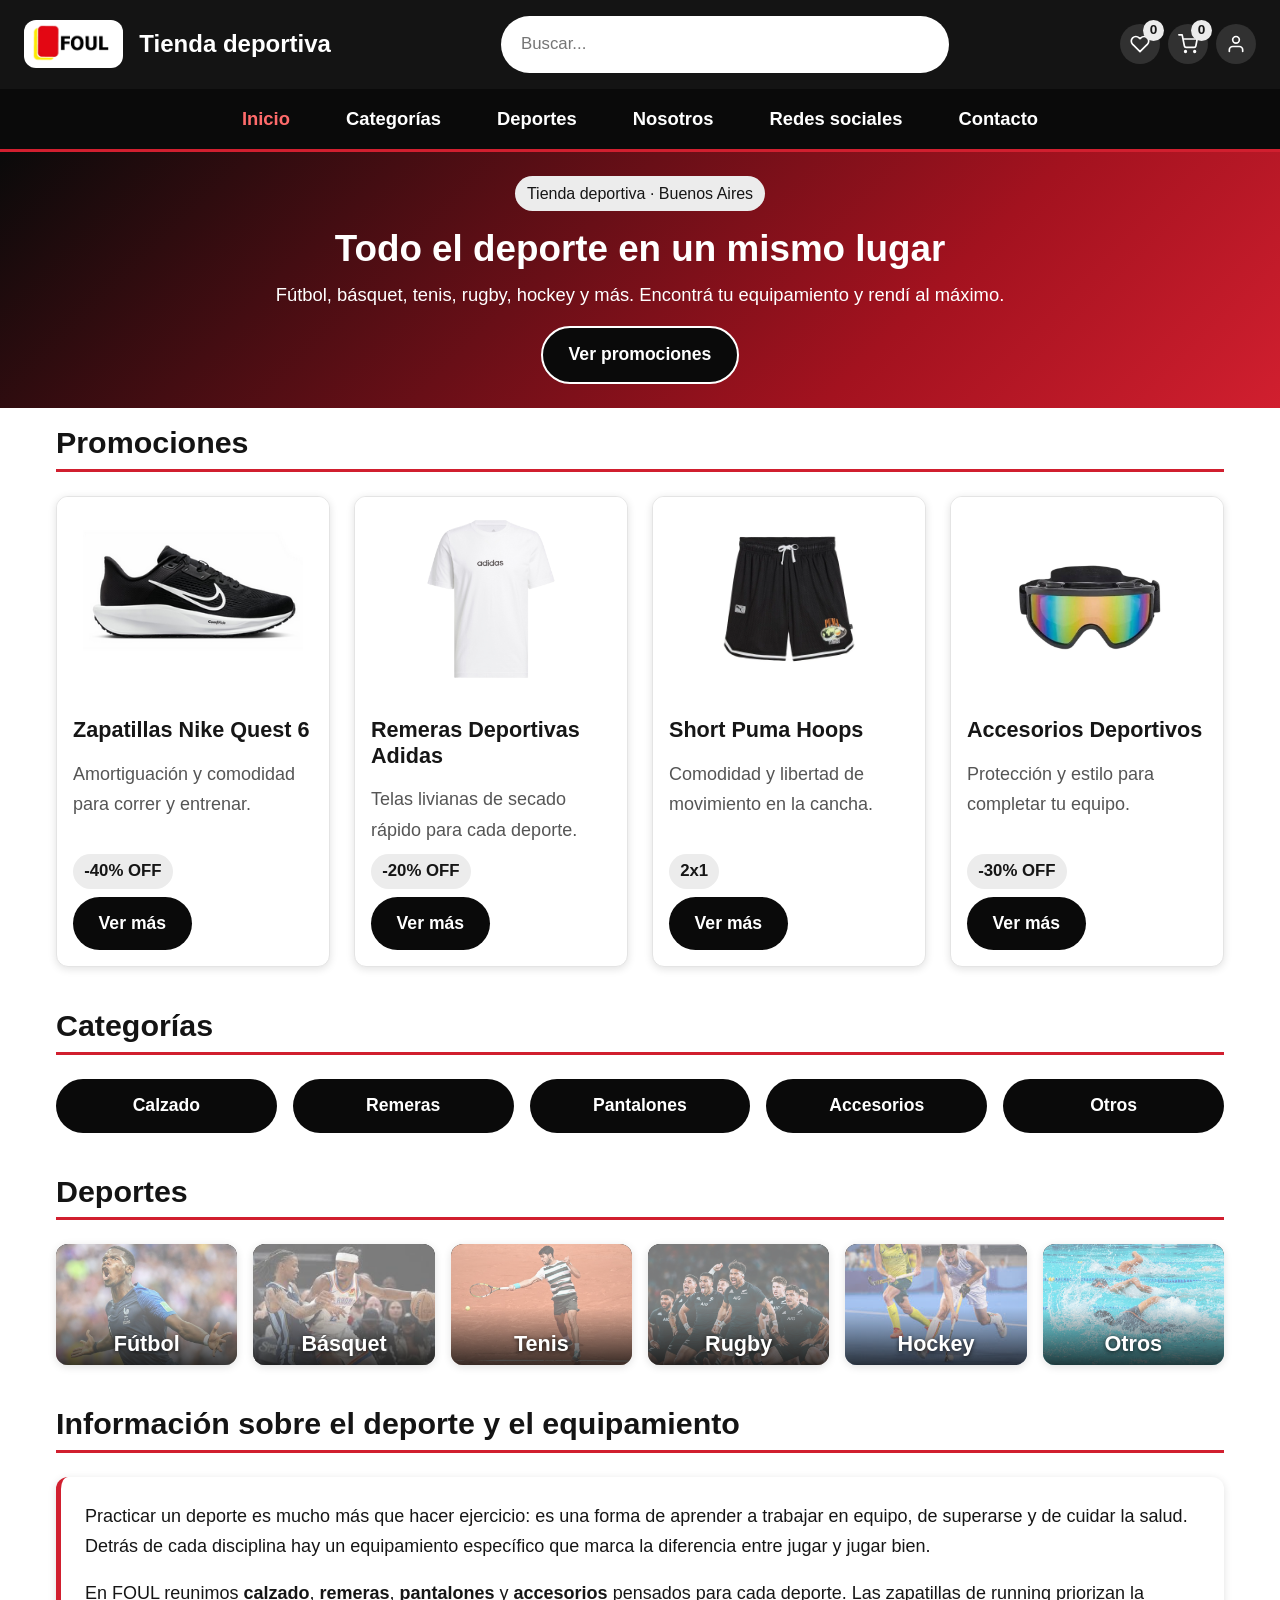
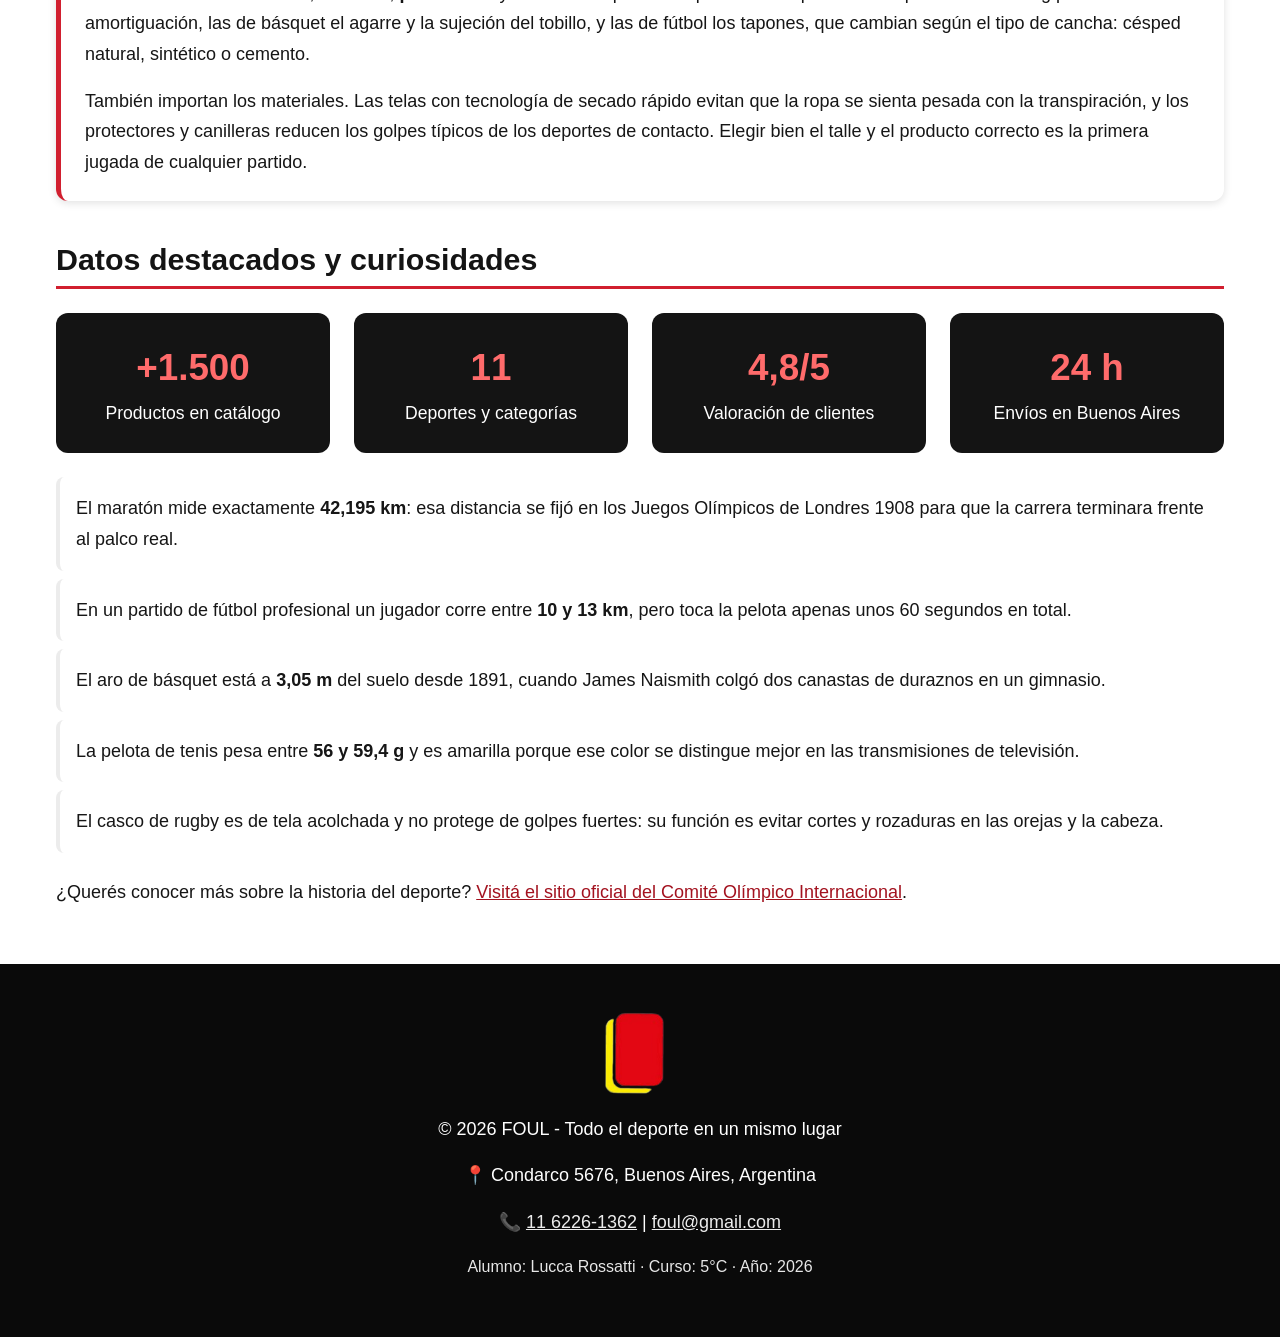
<file: index.html>
<!DOCTYPE html>
<html lang="es">
<head>
    <meta charset="UTF-8">
    <meta name="viewport" content="width=device-width, initial-scale=1.0">
    <meta name="description" content="FOUL, tu tienda deportiva en Buenos Aires: calzado, remeras, pantalones y accesorios para fútbol, básquet, tenis, rugby y hockey.">
    <title>FOUL - Tu Tienda Deportiva</title>
    <link rel="icon" type="image/png" href="Imagenes/LogoAlternativo.png">
    <link rel="stylesheet" href="styles.css">
</head>
<body>
    <a class="skip-link" href="#contenido">Saltar al contenido</a>
    <!-- Header -->
    <header>
    <div class="header-container">
        <div class="header-brand">
            <a href="index.html" class="logo-container">
                <img src="Imagenes/LogoPrincipal.png" alt="FOUL Logo" class="logo-img">
            </a>
            <h1 class="site-title">Tienda deportiva</h1>
        </div>
        <div class="search-bar">
            <input type="text" placeholder="Buscar..." aria-label="Buscar productos">
                <div class="search-panel" aria-label="Búsquedas rápidas">
                    <p class="search-panel-title">Búsquedas rápidas</p>
                    <div class="search-panel-links">
                        <a href="calzado.html">Calzado</a>
                        <a href="remeras.html">Remeras</a>
                        <a href="pantalones.html">Pantalones</a>
                        <a href="accesorios.html">Accesorios</a>
                        <a href="otros.html">Otros</a>
                        <a href="futbol.html">Fútbol</a>
                        <a href="basket.html">Básquet</a>
                        <a href="tenis.html">Tenis</a>
                        <a href="rugby.html">Rugby</a>
                        <a href="hockey.html">Hockey</a>
                        <a href="otros-deportes.html">Otros deportes</a>
                    </div>
                </div>
        </div>

        <div class="header-actions">
            <button class="header-btn" title="Favoritos" aria-label="Favoritos">
                <svg viewBox="0 0 24 24" width="20" height="20" fill="none" stroke="currentColor" stroke-width="2" stroke-linecap="round" stroke-linejoin="round" aria-hidden="true"><path d="M20.84 4.61a5.5 5.5 0 0 0-7.78 0L12 5.67l-1.06-1.06a5.5 5.5 0 0 0-7.78 7.78l1.06 1.06L12 21.23l7.78-7.78 1.06-1.06a5.5 5.5 0 0 0 0-7.78z"/></svg>
                <span class="badge">0</span>
            </button>
            <button class="header-btn" title="Carrito" aria-label="Carrito">
                <svg viewBox="0 0 24 24" width="20" height="20" fill="none" stroke="currentColor" stroke-width="2" stroke-linecap="round" stroke-linejoin="round" aria-hidden="true"><circle cx="9" cy="21" r="1"/><circle cx="20" cy="21" r="1"/><path d="M1 1h4l2.68 13.39a2 2 0 0 0 2 1.61h9.72a2 2 0 0 0 2-1.61L23 6H6"/></svg>
                <span class="badge">0</span>
            </button>
            <a href="micuenta.html" class="header-btn" title="Mi Cuenta" aria-label="Mi Cuenta">
                <svg viewBox="0 0 24 24" width="20" height="20" fill="none" stroke="currentColor" stroke-width="2" stroke-linecap="round" stroke-linejoin="round" aria-hidden="true"><path d="M20 21v-2a4 4 0 0 0-4-4H8a4 4 0 0 0-4 4v2"/><circle cx="12" cy="7" r="4"/></svg>
            </a>
            </div>
    </div>

        <input type="checkbox" id="menu-toggle" class="menu-toggle" aria-label="Mostrar u ocultar el menú">
        <label for="menu-toggle" class="menu-btn"><span aria-hidden="true">☰</span> Menú</label>

        <nav class="main-nav" aria-label="Navegación principal">
            <ul>
                <li><a href="index.html" aria-current="page">Inicio</a></li>
                <li tabindex="0">
                    Categorías
                    <ul>
                        <li><a href="calzado.html">Calzado</a></li>
                        <li><a href="remeras.html">Remeras</a></li>
                        <li><a href="pantalones.html">Pantalones</a></li>
                        <li><a href="accesorios.html">Accesorios</a></li>
                        <li><a href="otros.html">Otros</a></li>
                    </ul>
                </li>
                <li tabindex="0">
                    Deportes
                    <ul>
                        <li><a href="futbol.html">Fútbol</a></li>
                        <li><a href="basket.html">Básquet</a></li>
                        <li><a href="tenis.html">Tenis</a></li>
                        <li><a href="rugby.html">Rugby</a></li>
                        <li><a href="hockey.html">Hockey</a></li>
                        <li><a href="otros-deportes.html">Otros deportes</a></li>
                    </ul>
                </li>
                <li tabindex="0">
                    Nosotros
                    <ul>
                        <li><a href="nosotros.html">Sobre FOUL</a></li>
                        <li><a href="#sucursales">Nuestra sucursal</a></li>
                    </ul>
                </li>
                <li tabindex="0">
                    Redes sociales
                    <ul>
                        <li><a href="https://facebook.com" target="_blank" rel="noopener noreferrer">Facebook</a></li>
                        <li><a href="https://instagram.com" target="_blank" rel="noopener noreferrer">Instagram</a></li>
                        <li><a href="https://twitter.com" target="_blank" rel="noopener noreferrer">Twitter</a></li>
                        <li><a href="https://youtube.com" target="_blank" rel="noopener noreferrer">YouTube</a></li>
                    </ul>
                </li>
                <li><a href="#contacto">Contacto</a></li>
            </ul>
        </nav>
</header>


    <!-- Contenido principal -->
    <main id="contenido">

    <!-- Banner Hero (presentación del sitio) -->
    <section class="hero-banner">
        <span class="hero-tag">Tienda deportiva · Buenos Aires</span>
        <h2>Todo el deporte en un mismo lugar</h2>
        <p>Fútbol, básquet, tenis, rugby, hockey y más. Encontrá tu equipamiento y rendí al máximo.</p>
        <a href="#promociones" class="hero-btn">Ver promociones</a>
    </section>

    <!-- Contenedor Principal -->
    <div class="container">
        <!-- Promociones -->
        <section class="promotions-section" id="promociones">
<h2 class="section-title"> Promociones</h2>
<div class="promo-grid">
<div class="promo-card">
<div class="promo-image"><img loading="lazy" src="Imagenes/Zapatilla.png" alt="Zapatillas Nike Quest 6"></div>
<div class="promo-content">
<h3>Zapatillas Nike Quest 6</h3>
<p class="promo-description">Amortiguación y comodidad para correr y entrenar.</p>
<span class="discount-badge">-40% OFF</span>
<a href="calzado.html" class="btn">Ver más</a>
</div>
</div>
<div class="promo-card">
<div class="promo-image"><img loading="lazy" src="Imagenes/Remera.png" alt="Remeras Deportivas Adidas"></div>
<div class="promo-content">
<h3>Remeras Deportivas Adidas</h3>
<p class="promo-description">Telas livianas de secado rápido para cada deporte.</p>
<span class="discount-badge">-20% OFF</span>
<a href="remeras.html" class="btn">Ver más</a>
</div>
</div>


<div class="promo-card">
<div class="promo-image"><img loading="lazy" src="Imagenes/Short.webp" alt="Short Puma Hoops"></div>
<div class="promo-content">
<h3>Short Puma Hoops</h3>
<p class="promo-description">Comodidad y libertad de movimiento en la cancha.</p>
<span class="discount-badge">2x1</span>
<a href="pantalones.html" class="btn">Ver más</a>
</div>
</div>


<div class="promo-card">
<div class="promo-image"><img loading="lazy" src="Imagenes/Gafas.jpg" alt="Accesorios Deportivos"></div>
<div class="promo-content">
<h3>Accesorios Deportivos</h3>
<p class="promo-description">Protección y estilo para completar tu equipo.</p>
<span class="discount-badge">-30% OFF</span>
<a href="accesorios.html" class="btn">Ver más</a>
</div>
</div>
</div>
</section>

        <!-- Categorías -->
        <section class="categories-section">
    <h2 class="section-title">Categorías</h2>
    <div class="category-grid">
        <a href="calzado.html" class="category-btn">Calzado</a>
        <a href="remeras.html" class="category-btn">Remeras</a>
        <a href="pantalones.html" class="category-btn">Pantalones</a>
        <a href="accesorios.html" class="category-btn">Accesorios</a>
        <a href="otros.html" class="category-btn">Otros</a>
    </div>
</section>

        <!-- Deportes -->
<section class="sports-section">
    <h2 class="section-title">Deportes</h2>
    <div class="sports-grid">
        <a href="futbol.html" class="sport-card">
            <img loading="lazy" src="Imagenes/Futbol.png" alt="Pelota de fútbol" class="sport-img">
            <h3>Fútbol</h3>
        </a>
        <a href="basket.html" class="sport-card">
            <img loading="lazy" src="Imagenes/Basket.png" alt="Pelota de básquet" class="sport-img">
            <h3>Básquet</h3>
        </a>
        <a href="tenis.html" class="sport-card">
            <img loading="lazy" src="Imagenes/Tenis.png" alt="Raqueta de tenis" class="sport-img">
            <h3>Tenis</h3>
        </a>
        <a href="rugby.html" class="sport-card">
            <img loading="lazy" src="Imagenes/Rugby.png" alt="Pelota de rugby" class="sport-img">
            <h3>Rugby</h3>
        </a>
        <a href="hockey.html" class="sport-card">
            <img loading="lazy" src="Imagenes/Hockey.png" alt="Palo de hockey" class="sport-img">
            <h3>Hockey</h3>
        </a>
        <a href="otros-deportes.html" class="sport-card">
            <img loading="lazy" src="Imagenes/Otros.png" alt="Otros deportes" class="sport-img">
            <h3>Otros</h3>
        </a>
    </div>
</section>

        <!-- Información sobre el tema -->
        <section class="info-section" id="informacion">
            <h2 class="section-title">Información sobre el deporte y el equipamiento</h2>
            <div class="info-text">
                <p>Practicar un deporte es mucho más que hacer ejercicio: es una forma de aprender a trabajar en equipo, de superarse y de cuidar la salud. Detrás de cada disciplina hay un equipamiento específico que marca la diferencia entre jugar y jugar bien.</p>
                <p>En FOUL reunimos <strong>calzado</strong>, <strong>remeras</strong>, <strong>pantalones</strong> y <strong>accesorios</strong> pensados para cada deporte. Las zapatillas de running priorizan la amortiguación, las de básquet el agarre y la sujeción del tobillo, y las de fútbol los tapones, que cambian según el tipo de cancha: césped natural, sintético o cemento.</p>
                <p>También importan los materiales. Las telas con tecnología de secado rápido evitan que la ropa se sienta pesada con la transpiración, y los protectores y canilleras reducen los golpes típicos de los deportes de contacto. Elegir bien el talle y el producto correcto es la primera jugada de cualquier partido.</p>
            </div>
        </section>

        <!-- Datos destacados y curiosidades -->
        <section class="facts-section" id="curiosidades">
            <h2 class="section-title">Datos destacados y curiosidades</h2>

            <div class="facts-grid">
                <div class="fact-card">
                    <span class="fact-number">+1.500</span>
                    <span class="fact-label">Productos en catálogo</span>
                </div>
                <div class="fact-card">
                    <span class="fact-number">11</span>
                    <span class="fact-label">Deportes y categorías</span>
                </div>
                <div class="fact-card">
                    <span class="fact-number">4,8/5</span>
                    <span class="fact-label">Valoración de clientes</span>
                </div>
                <div class="fact-card">
                    <span class="fact-number">24 h</span>
                    <span class="fact-label">Envíos en Buenos Aires</span>
                </div>
            </div>

            <ul class="facts-list">
                <li>El maratón mide exactamente <strong>42,195 km</strong>: esa distancia se fijó en los Juegos Olímpicos de Londres 1908 para que la carrera terminara frente al palco real.</li>
                <li>En un partido de fútbol profesional un jugador corre entre <strong>10 y 13 km</strong>, pero toca la pelota apenas unos 60 segundos en total.</li>
                <li>El aro de básquet está a <strong>3,05 m</strong> del suelo desde 1891, cuando James Naismith colgó dos canastas de duraznos en un gimnasio.</li>
                <li>La pelota de tenis pesa entre <strong>56 y 59,4 g</strong> y es amarilla porque ese color se distingue mejor en las transmisiones de televisión.</li>
                <li>El casco de rugby es de tela acolchada y no protege de golpes fuertes: su función es evitar cortes y rozaduras en las orejas y la cabeza.</li>
            </ul>

            <p class="facts-source">¿Querés conocer más sobre la historia del deporte? <a class="external-link" href="https://www.olympics.com/es/" target="_blank" rel="noopener noreferrer">Visitá el sitio oficial del Comité Olímpico Internacional</a>.</p>
        </section>

    </div>
    </main>

    <!-- Footer -->
    <footer id="contacto">
        <img src="Imagenes/LogoAlternativo.png" alt="FOUL" class="footer-logo">
        <p>&copy; 2026 FOUL - Todo el deporte en un mismo lugar</p>
        <p id="sucursales">📍 Condarco 5676, Buenos Aires, Argentina</p>
        <p>📞 <a href="tel:1162261362">11 6226-1362</a> |  <a href="mailto:foul@gmail.com">foul@gmail.com</a></p>
        <p class="footer-student">Alumno: Lucca Rossatti · Curso: 5°C · Año: 2026</p>
    </footer>

</body>
</html>
</file>
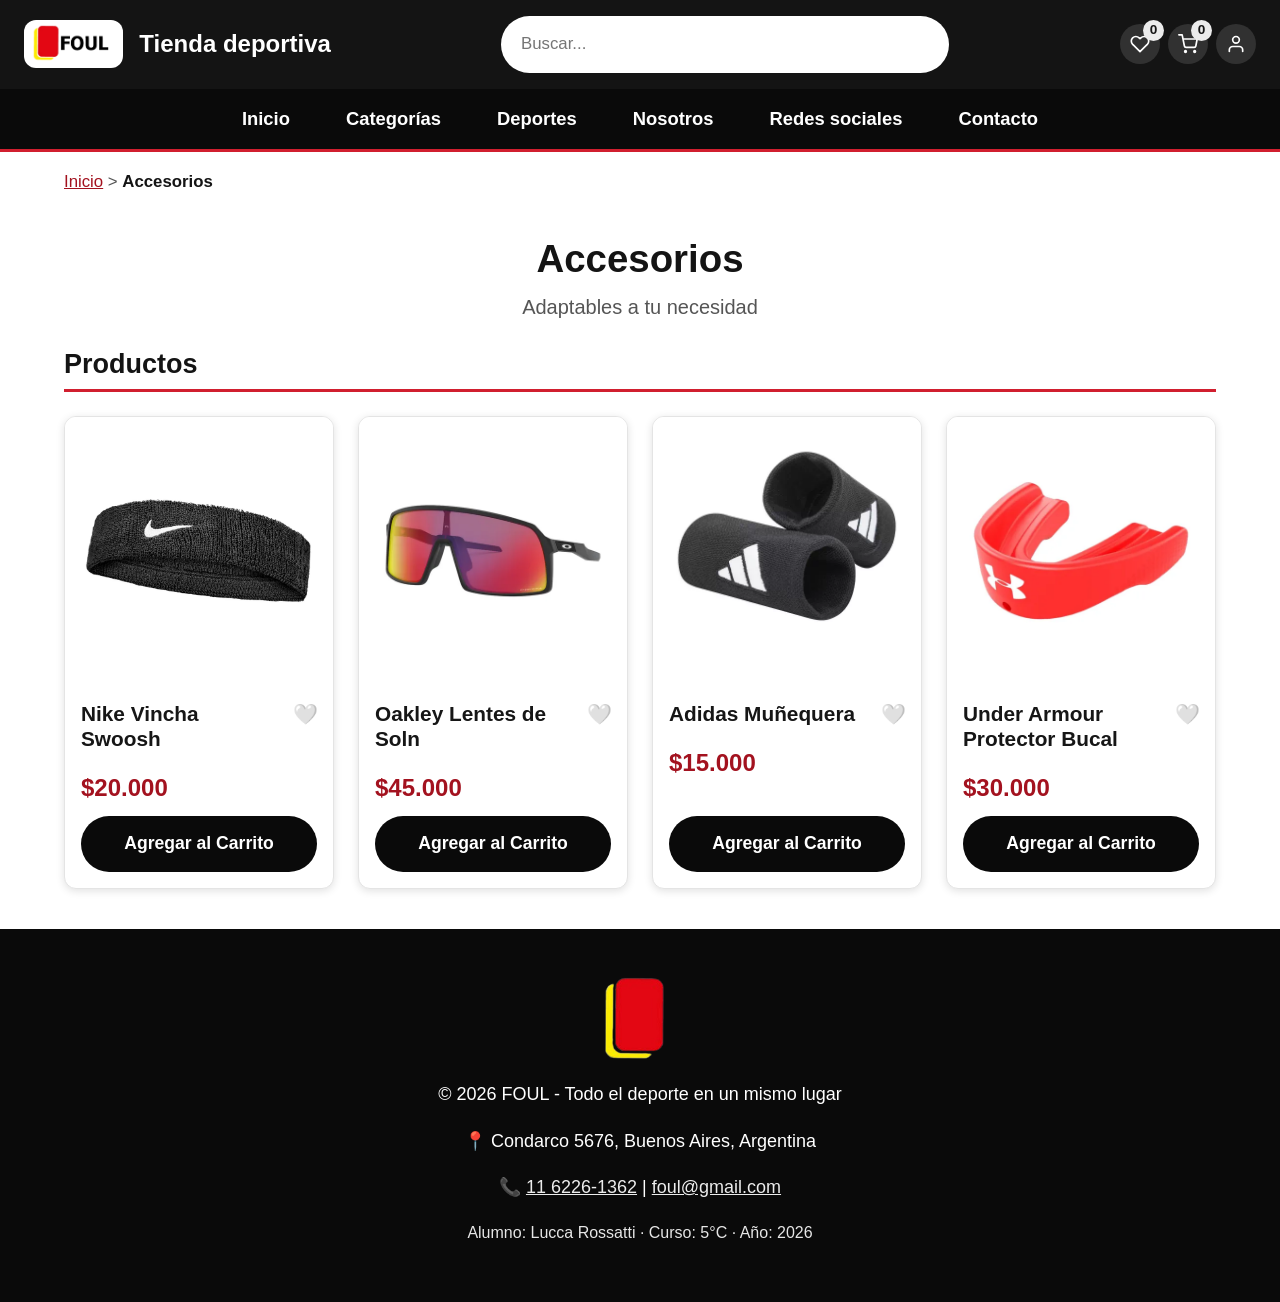
<file: accesorios.html>
<!DOCTYPE html>
<html lang="es">
<head>
    <meta charset="UTF-8">
    <meta name="viewport" content="width=device-width, initial-scale=1.0">
    <meta name="description" content="Accesorios deportivos en FOUL: vinchas, lentes, muñequeras y protectores bucales.">
    <title>Accesorios - FOUL</title>
    <link rel="icon" type="image/png" href="Imagenes/LogoAlternativo.png">
    <link rel="stylesheet" href="styles.css">
</head>
<body>
    <a class="skip-link" href="#contenido">Saltar al contenido</a>
    <header>
        <div class="header-container">
            <div class="header-brand">
                <a href="index.html" class="logo-container">
                    <img src="Imagenes/LogoPrincipal.png" alt="FOUL Logo" class="logo-img">
                </a>
                <h1 class="site-title">Tienda deportiva</h1>
            </div>
            <div class="search-bar">
                <input type="text" placeholder="Buscar..." aria-label="Buscar productos">
                <div class="search-panel" aria-label="Búsquedas rápidas">
                    <p class="search-panel-title">Búsquedas rápidas</p>
                    <div class="search-panel-links">
                        <a href="calzado.html">Calzado</a>
                        <a href="remeras.html">Remeras</a>
                        <a href="pantalones.html">Pantalones</a>
                        <a href="accesorios.html">Accesorios</a>
                        <a href="otros.html">Otros</a>
                        <a href="futbol.html">Fútbol</a>
                        <a href="basket.html">Básquet</a>
                        <a href="tenis.html">Tenis</a>
                        <a href="rugby.html">Rugby</a>
                        <a href="hockey.html">Hockey</a>
                        <a href="otros-deportes.html">Otros deportes</a>
                    </div>
                </div>
            </div>
            <div class="header-actions">
                <button class="header-btn" title="Favoritos" aria-label="Favoritos"><svg viewBox="0 0 24 24" width="20" height="20" fill="none" stroke="currentColor" stroke-width="2" stroke-linecap="round" stroke-linejoin="round" aria-hidden="true"><path d="M20.84 4.61a5.5 5.5 0 0 0-7.78 0L12 5.67l-1.06-1.06a5.5 5.5 0 0 0-7.78 7.78l1.06 1.06L12 21.23l7.78-7.78 1.06-1.06a5.5 5.5 0 0 0 0-7.78z"/></svg><span class="badge">0</span></button>
                <button class="header-btn" title="Carrito" aria-label="Carrito"><svg viewBox="0 0 24 24" width="20" height="20" fill="none" stroke="currentColor" stroke-width="2" stroke-linecap="round" stroke-linejoin="round" aria-hidden="true"><circle cx="9" cy="21" r="1"/><circle cx="20" cy="21" r="1"/><path d="M1 1h4l2.68 13.39a2 2 0 0 0 2 1.61h9.72a2 2 0 0 0 2-1.61L23 6H6"/></svg><span class="badge">0</span></button>
                <a href="micuenta.html" class="header-btn" title="Mi Cuenta" aria-label="Mi Cuenta"><svg viewBox="0 0 24 24" width="20" height="20" fill="none" stroke="currentColor" stroke-width="2" stroke-linecap="round" stroke-linejoin="round" aria-hidden="true"><path d="M20 21v-2a4 4 0 0 0-4-4H8a4 4 0 0 0-4 4v2"/><circle cx="12" cy="7" r="4"/></svg></a>
            </div>
        </div>

        <input type="checkbox" id="menu-toggle" class="menu-toggle" aria-label="Mostrar u ocultar el menú">
        <label for="menu-toggle" class="menu-btn"><span aria-hidden="true">☰</span> Menú</label>

        <nav class="main-nav" aria-label="Navegación principal">
            <ul>
                <li><a href="index.html">Inicio</a></li>
                <li tabindex="0">
                    Categorías
                    <ul>
                        <li><a href="calzado.html">Calzado</a></li>
                        <li><a href="remeras.html">Remeras</a></li>
                        <li><a href="pantalones.html">Pantalones</a></li>
                        <li><a href="accesorios.html" aria-current="page">Accesorios</a></li>
                        <li><a href="otros.html">Otros</a></li>
                    </ul>
                </li>
                <li tabindex="0">
                    Deportes
                    <ul>
                        <li><a href="futbol.html">Fútbol</a></li>
                        <li><a href="basket.html">Básquet</a></li>
                        <li><a href="tenis.html">Tenis</a></li>
                        <li><a href="rugby.html">Rugby</a></li>
                        <li><a href="hockey.html">Hockey</a></li>
                        <li><a href="otros-deportes.html">Otros deportes</a></li>
                    </ul>
                </li>
                <li tabindex="0">
                    Nosotros
                    <ul>
                        <li><a href="nosotros.html">Sobre FOUL</a></li>
                        <li><a href="#sucursales">Nuestra sucursal</a></li>
                    </ul>
                </li>
                <li tabindex="0">
                    Redes sociales
                    <ul>
                        <li><a href="https://facebook.com" target="_blank" rel="noopener noreferrer">Facebook</a></li>
                        <li><a href="https://instagram.com" target="_blank" rel="noopener noreferrer">Instagram</a></li>
                        <li><a href="https://twitter.com" target="_blank" rel="noopener noreferrer">Twitter</a></li>
                        <li><a href="https://youtube.com" target="_blank" rel="noopener noreferrer">YouTube</a></li>
                    </ul>
                </li>
                <li><a href="#contacto">Contacto</a></li>
            </ul>
        </nav>
    </header>


    <main id="contenido">

    <nav class="breadcrumb" aria-label="Ruta de navegación">
       <a href="index.html">Inicio</a> > <span aria-current="page">Accesorios</span>
    </nav>

    <section class="category-header">
        <h2>Accesorios</h2>
        <p>Adaptables a tu necesidad</p>
    </section>

    <section class="products-grid">

        <h2>Productos</h2>
        <div class="product-item">
            <div class="product-img-container">
                <img loading="lazy" src="Imagenes/Accesorio1.webp" alt="Nike Vincha Swoosh">
            </div>
            <div class="product-info">
                <h3>Nike Vincha Swoosh</h3>
                <span class="product-price">$20.000</span>
                <button class="btn-buy">Agregar al Carrito</button>
                <button class="fav" aria-label="Agregar a favoritos">🤍</button>
            </div>
        </div>

        <div class="product-item">
            <div class="product-img-container">
                <img loading="lazy" src="Imagenes/Accesorio2.webp" alt="Oakley Lentes de Sol">
            </div>
            <div class="product-info">
                <h3>Oakley Lentes de Soln</h3>
                <span class="product-price">$45.000</span>
                <button class="btn-buy">Agregar al Carrito</button>
                <button class="fav" aria-label="Agregar a favoritos">🤍</button>
            </div>
        </div>

        <div class="product-item">
            <div class="product-img-container">
                <img loading="lazy" src="Imagenes/Accesorio3.webp" alt="Adidas Muñequera">
            </div>
            <div class="product-info">
                <h3>Adidas Muñequera</h3>
                <span class="product-price">$15.000</span>
                <button class="btn-buy">Agregar al Carrito</button>
                <button class="fav" aria-label="Agregar a favoritos">🤍</button>
            </div>
        </div>

        <div class="product-item">
            <div class="product-img-container">
                <img loading="lazy" src="Imagenes/Accesorio4.webp" alt="Under Armour Protector Bucal">
            </div>
            <div class="product-info">
                <h3>Under Armour Protector Bucal</h3>
                <span class="product-price">$30.000</span>
                <button class="btn-buy">Agregar al Carrito</button>
                <button class="fav" aria-label="Agregar a favoritos">🤍</button>
            </div>
        </div>
    </section>

    </main>

    <footer id="contacto">
        <img src="Imagenes/LogoAlternativo.png" alt="FOUL" class="footer-logo">
        <p>&copy; 2026 FOUL - Todo el deporte en un mismo lugar</p>
        <p id="sucursales">📍 Condarco 5676, Buenos Aires, Argentina</p>
        <p>📞 <a href="tel:1162261362">11 6226-1362</a> |  <a href="mailto:foul@gmail.com">foul@gmail.com</a></p>
        <p class="footer-student">Alumno: Lucca Rossatti · Curso: 5°C · Año: 2026</p>
    </footer>


</body>
</html>
</file>
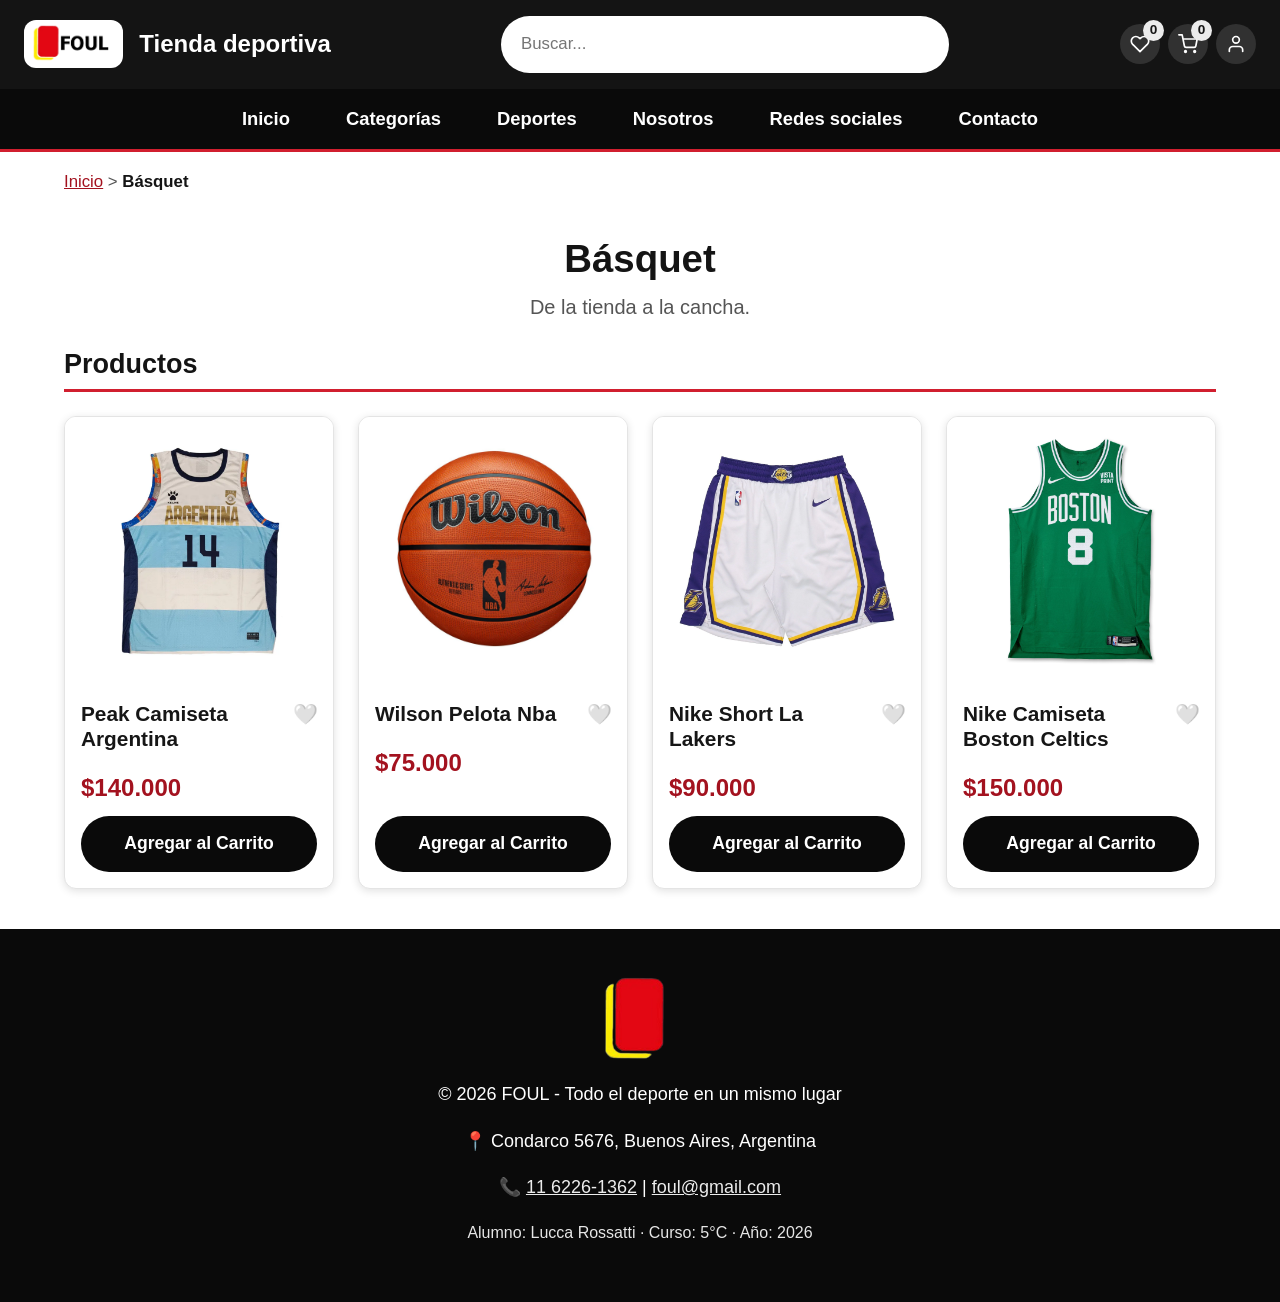
<file: basket.html>
<!DOCTYPE html>
<html lang="es">
<head>
    <meta charset="UTF-8">
    <meta name="viewport" content="width=device-width, initial-scale=1.0">
    <meta name="description" content="Productos de básquet en FOUL: camisetas, pelotas y shorts de la NBA y la selección.">
    <title>Básquet - FOUL</title>
    <link rel="icon" type="image/png" href="Imagenes/LogoAlternativo.png">
    <link rel="stylesheet" href="styles.css">
</head>
<body>
    <a class="skip-link" href="#contenido">Saltar al contenido</a>
    <header>
        <div class="header-container">
            <div class="header-brand">
                <a href="index.html" class="logo-container">
                    <img src="Imagenes/LogoPrincipal.png" alt="FOUL Logo" class="logo-img">
                </a>
                <h1 class="site-title">Tienda deportiva</h1>
            </div>
            <div class="search-bar">
                <input type="text" placeholder="Buscar..." aria-label="Buscar productos">
                <div class="search-panel" aria-label="Búsquedas rápidas">
                    <p class="search-panel-title">Búsquedas rápidas</p>
                    <div class="search-panel-links">
                        <a href="calzado.html">Calzado</a>
                        <a href="remeras.html">Remeras</a>
                        <a href="pantalones.html">Pantalones</a>
                        <a href="accesorios.html">Accesorios</a>
                        <a href="otros.html">Otros</a>
                        <a href="futbol.html">Fútbol</a>
                        <a href="basket.html">Básquet</a>
                        <a href="tenis.html">Tenis</a>
                        <a href="rugby.html">Rugby</a>
                        <a href="hockey.html">Hockey</a>
                        <a href="otros-deportes.html">Otros deportes</a>
                    </div>
                </div>
            </div>
            <div class="header-actions">
                <button class="header-btn" title="Favoritos" aria-label="Favoritos"><svg viewBox="0 0 24 24" width="20" height="20" fill="none" stroke="currentColor" stroke-width="2" stroke-linecap="round" stroke-linejoin="round" aria-hidden="true"><path d="M20.84 4.61a5.5 5.5 0 0 0-7.78 0L12 5.67l-1.06-1.06a5.5 5.5 0 0 0-7.78 7.78l1.06 1.06L12 21.23l7.78-7.78 1.06-1.06a5.5 5.5 0 0 0 0-7.78z"/></svg><span class="badge">0</span></button>
                <button class="header-btn" title="Carrito" aria-label="Carrito"><svg viewBox="0 0 24 24" width="20" height="20" fill="none" stroke="currentColor" stroke-width="2" stroke-linecap="round" stroke-linejoin="round" aria-hidden="true"><circle cx="9" cy="21" r="1"/><circle cx="20" cy="21" r="1"/><path d="M1 1h4l2.68 13.39a2 2 0 0 0 2 1.61h9.72a2 2 0 0 0 2-1.61L23 6H6"/></svg><span class="badge">0</span></button>
                <a href="micuenta.html" class="header-btn" title="Mi Cuenta" aria-label="Mi Cuenta"><svg viewBox="0 0 24 24" width="20" height="20" fill="none" stroke="currentColor" stroke-width="2" stroke-linecap="round" stroke-linejoin="round" aria-hidden="true"><path d="M20 21v-2a4 4 0 0 0-4-4H8a4 4 0 0 0-4 4v2"/><circle cx="12" cy="7" r="4"/></svg></a>
            </div>
        </div>

        <input type="checkbox" id="menu-toggle" class="menu-toggle" aria-label="Mostrar u ocultar el menú">
        <label for="menu-toggle" class="menu-btn"><span aria-hidden="true">☰</span> Menú</label>

        <nav class="main-nav" aria-label="Navegación principal">
            <ul>
                <li><a href="index.html">Inicio</a></li>
                <li tabindex="0">
                    Categorías
                    <ul>
                        <li><a href="calzado.html">Calzado</a></li>
                        <li><a href="remeras.html">Remeras</a></li>
                        <li><a href="pantalones.html">Pantalones</a></li>
                        <li><a href="accesorios.html">Accesorios</a></li>
                        <li><a href="otros.html">Otros</a></li>
                    </ul>
                </li>
                <li tabindex="0">
                    Deportes
                    <ul>
                        <li><a href="futbol.html">Fútbol</a></li>
                        <li><a href="basket.html" aria-current="page">Básquet</a></li>
                        <li><a href="tenis.html">Tenis</a></li>
                        <li><a href="rugby.html">Rugby</a></li>
                        <li><a href="hockey.html">Hockey</a></li>
                        <li><a href="otros-deportes.html">Otros deportes</a></li>
                    </ul>
                </li>
                <li tabindex="0">
                    Nosotros
                    <ul>
                        <li><a href="nosotros.html">Sobre FOUL</a></li>
                        <li><a href="#sucursales">Nuestra sucursal</a></li>
                    </ul>
                </li>
                <li tabindex="0">
                    Redes sociales
                    <ul>
                        <li><a href="https://facebook.com" target="_blank" rel="noopener noreferrer">Facebook</a></li>
                        <li><a href="https://instagram.com" target="_blank" rel="noopener noreferrer">Instagram</a></li>
                        <li><a href="https://twitter.com" target="_blank" rel="noopener noreferrer">Twitter</a></li>
                        <li><a href="https://youtube.com" target="_blank" rel="noopener noreferrer">YouTube</a></li>
                    </ul>
                </li>
                <li><a href="#contacto">Contacto</a></li>
            </ul>
        </nav>
    </header>


    <main id="contenido">

    <nav class="breadcrumb" aria-label="Ruta de navegación">
       <a href="index.html">Inicio</a> > <span aria-current="page">Básquet</span>
    </nav>

    <section class="category-header">
        <h2>Básquet</h2>
        <p>De la tienda a la cancha.</p>
    </section>

    <section class="products-grid">

        <h2>Productos</h2>
        <div class="product-item">
            <div class="product-img-container">
                <img loading="lazy" src="Imagenes/basquet3.jpg" alt="Peak Camiseta Argentina">
            </div>
            <div class="product-info">
                <h3>Peak Camiseta Argentina</h3>
                <span class="product-price">$140.000</span>
                <button class="btn-buy">Agregar al Carrito</button>
                <button class="fav" aria-label="Agregar a favoritos">🤍</button>
            </div>
        </div>

        <div class="product-item">
            <div class="product-img-container">
                <img loading="lazy" src="Imagenes/basquet2.webp" alt="Wilson Pelota Nba">
            </div>
            <div class="product-info">
                <h3>Wilson Pelota Nba</h3>
                <span class="product-price">$75.000</span>
                <button class="btn-buy">Agregar al Carrito</button>
                <button class="fav" aria-label="Agregar a favoritos">🤍</button>
            </div>
        </div>

        <div class="product-item">
            <div class="product-img-container">
                <img loading="lazy" src="Imagenes/basquet4.webp" alt="Nike Short La Lakers">
            </div>
            <div class="product-info">
                <h3>Nike Short La Lakers</h3>
                <span class="product-price">$90.000</span>
                <button class="btn-buy">Agregar al Carrito</button>
                <button class="fav" aria-label="Agregar a favoritos">🤍</button>
            </div>
        </div>


        <div class="product-item">
            <div class="product-img-container">
                <img loading="lazy" src="Imagenes/basquet1.jpg" alt="Nike Camiseta Boston Celtics">
            </div>
            <div class="product-info">
                <h3>Nike Camiseta Boston Celtics</h3>
                <span class="product-price">$150.000</span>
                <button class="btn-buy">Agregar al Carrito</button>
                <button class="fav" aria-label="Agregar a favoritos">🤍</button>
            </div>
        </div>
    </section>

    </main>

    <footer id="contacto">
        <img src="Imagenes/LogoAlternativo.png" alt="FOUL" class="footer-logo">
        <p>&copy; 2026 FOUL - Todo el deporte en un mismo lugar</p>
        <p id="sucursales">📍 Condarco 5676, Buenos Aires, Argentina</p>
        <p>📞 <a href="tel:1162261362">11 6226-1362</a> |  <a href="mailto:foul@gmail.com">foul@gmail.com</a></p>
        <p class="footer-student">Alumno: Lucca Rossatti · Curso: 5°C · Año: 2026</p>
    </footer>


</body>
</html>
</file>
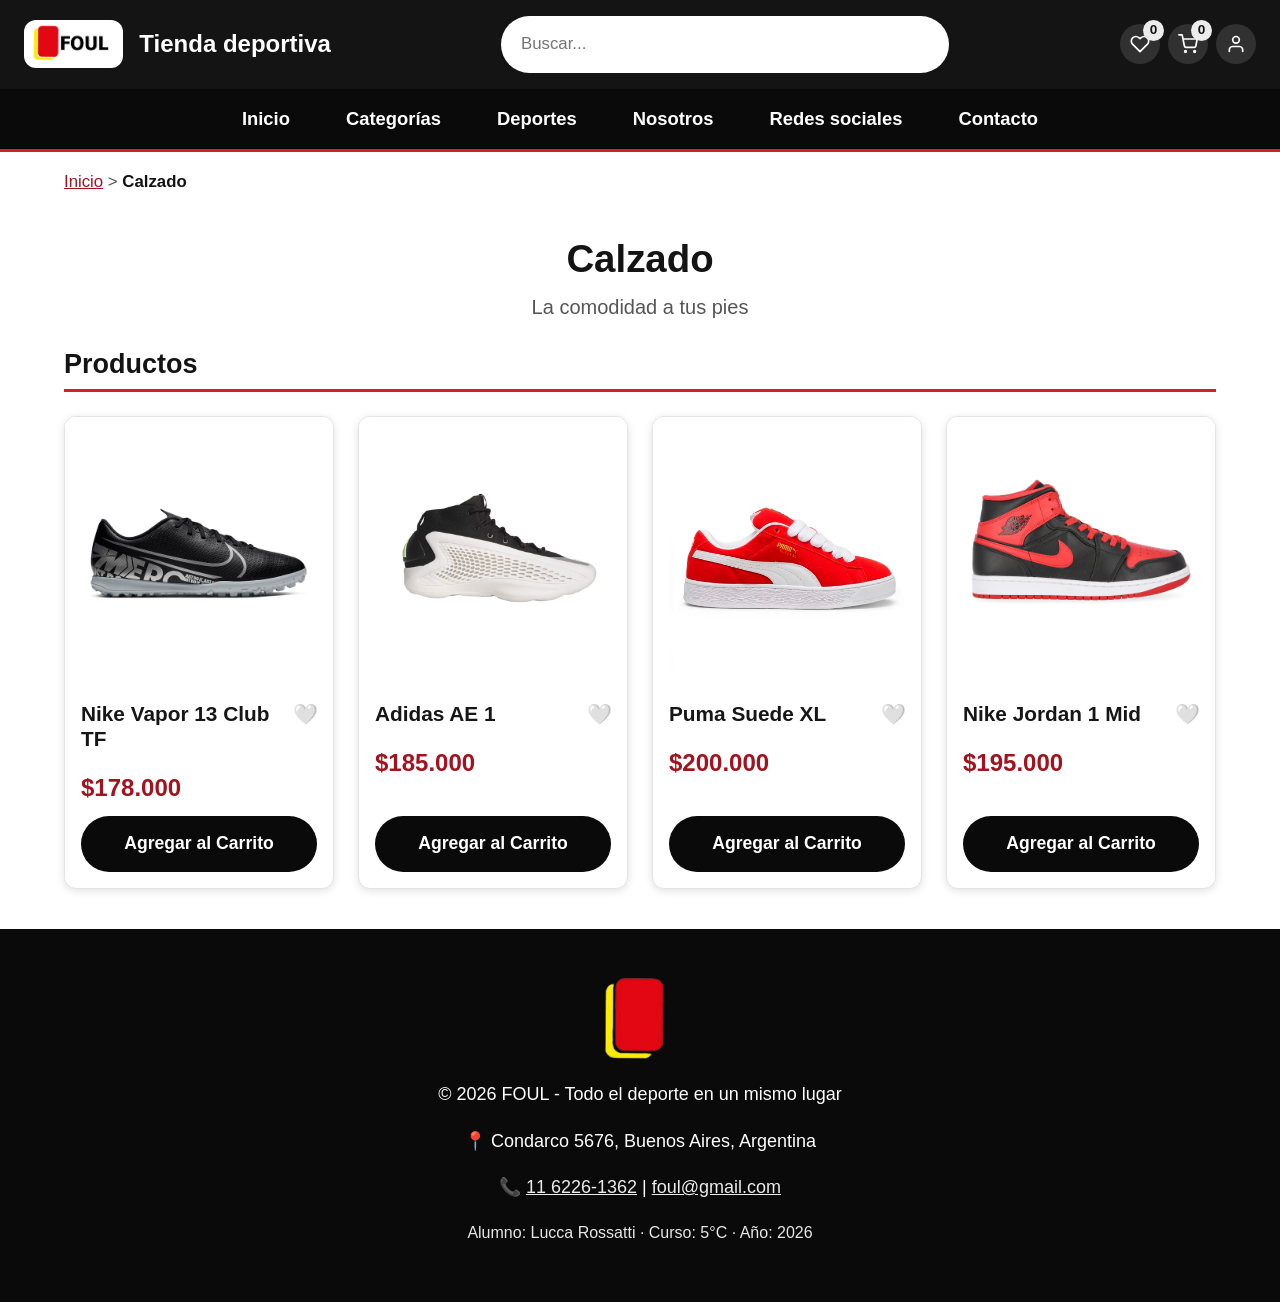
<file: calzado.html>
<!DOCTYPE html>
<html lang="es">
<head>
    <meta charset="UTF-8">
    <meta name="viewport" content="width=device-width, initial-scale=1.0">
    <meta name="description" content="Zapatillas y calzado deportivo en FOUL: Nike, Adidas, Puma y más para cada deporte.">
    <title>Calzado - FOUL</title>
    <link rel="icon" type="image/png" href="Imagenes/LogoAlternativo.png">
    <link rel="stylesheet" href="styles.css">
</head>
<body>
    <a class="skip-link" href="#contenido">Saltar al contenido</a>
    <header>
        <div class="header-container">
            <div class="header-brand">
                <a href="index.html" class="logo-container">
                    <img src="Imagenes/LogoPrincipal.png" alt="FOUL Logo" class="logo-img">
                </a>
                <h1 class="site-title">Tienda deportiva</h1>
            </div>
            <div class="search-bar">
                <input type="text" placeholder="Buscar..." aria-label="Buscar productos">
                <div class="search-panel" aria-label="Búsquedas rápidas">
                    <p class="search-panel-title">Búsquedas rápidas</p>
                    <div class="search-panel-links">
                        <a href="calzado.html">Calzado</a>
                        <a href="remeras.html">Remeras</a>
                        <a href="pantalones.html">Pantalones</a>
                        <a href="accesorios.html">Accesorios</a>
                        <a href="otros.html">Otros</a>
                        <a href="futbol.html">Fútbol</a>
                        <a href="basket.html">Básquet</a>
                        <a href="tenis.html">Tenis</a>
                        <a href="rugby.html">Rugby</a>
                        <a href="hockey.html">Hockey</a>
                        <a href="otros-deportes.html">Otros deportes</a>
                    </div>
                </div>
            </div>
            <div class="header-actions">
                <button class="header-btn" title="Favoritos" aria-label="Favoritos"><svg viewBox="0 0 24 24" width="20" height="20" fill="none" stroke="currentColor" stroke-width="2" stroke-linecap="round" stroke-linejoin="round" aria-hidden="true"><path d="M20.84 4.61a5.5 5.5 0 0 0-7.78 0L12 5.67l-1.06-1.06a5.5 5.5 0 0 0-7.78 7.78l1.06 1.06L12 21.23l7.78-7.78 1.06-1.06a5.5 5.5 0 0 0 0-7.78z"/></svg><span class="badge">0</span></button>
                <button class="header-btn" title="Carrito" aria-label="Carrito"><svg viewBox="0 0 24 24" width="20" height="20" fill="none" stroke="currentColor" stroke-width="2" stroke-linecap="round" stroke-linejoin="round" aria-hidden="true"><circle cx="9" cy="21" r="1"/><circle cx="20" cy="21" r="1"/><path d="M1 1h4l2.68 13.39a2 2 0 0 0 2 1.61h9.72a2 2 0 0 0 2-1.61L23 6H6"/></svg><span class="badge">0</span></button>
                <a href="micuenta.html" class="header-btn" title="Mi Cuenta" aria-label="Mi Cuenta"><svg viewBox="0 0 24 24" width="20" height="20" fill="none" stroke="currentColor" stroke-width="2" stroke-linecap="round" stroke-linejoin="round" aria-hidden="true"><path d="M20 21v-2a4 4 0 0 0-4-4H8a4 4 0 0 0-4 4v2"/><circle cx="12" cy="7" r="4"/></svg></a>
            </div>
        </div>

        <input type="checkbox" id="menu-toggle" class="menu-toggle" aria-label="Mostrar u ocultar el menú">
        <label for="menu-toggle" class="menu-btn"><span aria-hidden="true">☰</span> Menú</label>

        <nav class="main-nav" aria-label="Navegación principal">
            <ul>
                <li><a href="index.html">Inicio</a></li>
                <li tabindex="0">
                    Categorías
                    <ul>
                        <li><a href="calzado.html" aria-current="page">Calzado</a></li>
                        <li><a href="remeras.html">Remeras</a></li>
                        <li><a href="pantalones.html">Pantalones</a></li>
                        <li><a href="accesorios.html">Accesorios</a></li>
                        <li><a href="otros.html">Otros</a></li>
                    </ul>
                </li>
                <li tabindex="0">
                    Deportes
                    <ul>
                        <li><a href="futbol.html">Fútbol</a></li>
                        <li><a href="basket.html">Básquet</a></li>
                        <li><a href="tenis.html">Tenis</a></li>
                        <li><a href="rugby.html">Rugby</a></li>
                        <li><a href="hockey.html">Hockey</a></li>
                        <li><a href="otros-deportes.html">Otros deportes</a></li>
                    </ul>
                </li>
                <li tabindex="0">
                    Nosotros
                    <ul>
                        <li><a href="nosotros.html">Sobre FOUL</a></li>
                        <li><a href="#sucursales">Nuestra sucursal</a></li>
                    </ul>
                </li>
                <li tabindex="0">
                    Redes sociales
                    <ul>
                        <li><a href="https://facebook.com" target="_blank" rel="noopener noreferrer">Facebook</a></li>
                        <li><a href="https://instagram.com" target="_blank" rel="noopener noreferrer">Instagram</a></li>
                        <li><a href="https://twitter.com" target="_blank" rel="noopener noreferrer">Twitter</a></li>
                        <li><a href="https://youtube.com" target="_blank" rel="noopener noreferrer">YouTube</a></li>
                    </ul>
                </li>
                <li><a href="#contacto">Contacto</a></li>
            </ul>
        </nav>
    </header>


    <main id="contenido">

    <nav class="breadcrumb" aria-label="Ruta de navegación">
       <a href="index.html">Inicio</a> > <span aria-current="page">Calzado</span>
    </nav>

    <section class="category-header">
        <h2>Calzado</h2>
        <p>La comodidad a tus pies</p>
    </section>

    <section class="products-grid">

        <h2>Productos</h2>
        <div class="product-item">
            <div class="product-img-container">
                <img loading="lazy" src="Imagenes/Zapatilla5.jpeg" alt="Nike Vapor 13 Club TF">
            </div>
            <div class="product-info">
                <h3>Nike Vapor 13 Club TF</h3>
                <span class="product-price">$178.000</span>
                <button class="btn-buy">Agregar al Carrito</button>
                <button class="fav" aria-label="Agregar a favoritos">🤍</button>
            </div>
        </div>

        <div class="product-item">
            <div class="product-img-container">
                <img loading="lazy" src="Imagenes/Zapatilla2.jpg" alt="Adidas AE 1">
            </div>
            <div class="product-info">
                <h3>Adidas AE 1</h3>
                <span class="product-price">$185.000</span>
                <button class="btn-buy">Agregar al Carrito</button>
                <button class="fav" aria-label="Agregar a favoritos">🤍</button>
            </div>
        </div>

        <div class="product-item">
            <div class="product-img-container">
                <img loading="lazy" src="Imagenes/Zapatilla3.webp" alt="Puma Suede XL">
            </div>
            <div class="product-info">
                <h3>Puma Suede XL</h3>
                <span class="product-price">$200.000</span>
                <button class="btn-buy">Agregar al Carrito</button>
                <button class="fav" aria-label="Agregar a favoritos">🤍</button>
            </div>
        </div>

        <div class="product-item">
            <div class="product-img-container">
                <img loading="lazy" src="Imagenes/Zapatilla4.jpeg" alt="Nike Jordan 1 Mid">
            </div>
            <div class="product-info">
                <h3>Nike Jordan 1 Mid</h3>
                <span class="product-price">$195.000</span>
                <button class="btn-buy">Agregar al Carrito</button>
                <button class="fav" aria-label="Agregar a favoritos">🤍</button>
            </div>
        </div>


    </section>

    </main>

    <footer id="contacto">
        <img src="Imagenes/LogoAlternativo.png" alt="FOUL" class="footer-logo">
        <p>&copy; 2026 FOUL - Todo el deporte en un mismo lugar</p>
        <p id="sucursales">📍 Condarco 5676, Buenos Aires, Argentina</p>
        <p>📞 <a href="tel:1162261362">11 6226-1362</a> |  <a href="mailto:foul@gmail.com">foul@gmail.com</a></p>
        <p class="footer-student">Alumno: Lucca Rossatti · Curso: 5°C · Año: 2026</p>
    </footer>


</body>
</html>
</file>
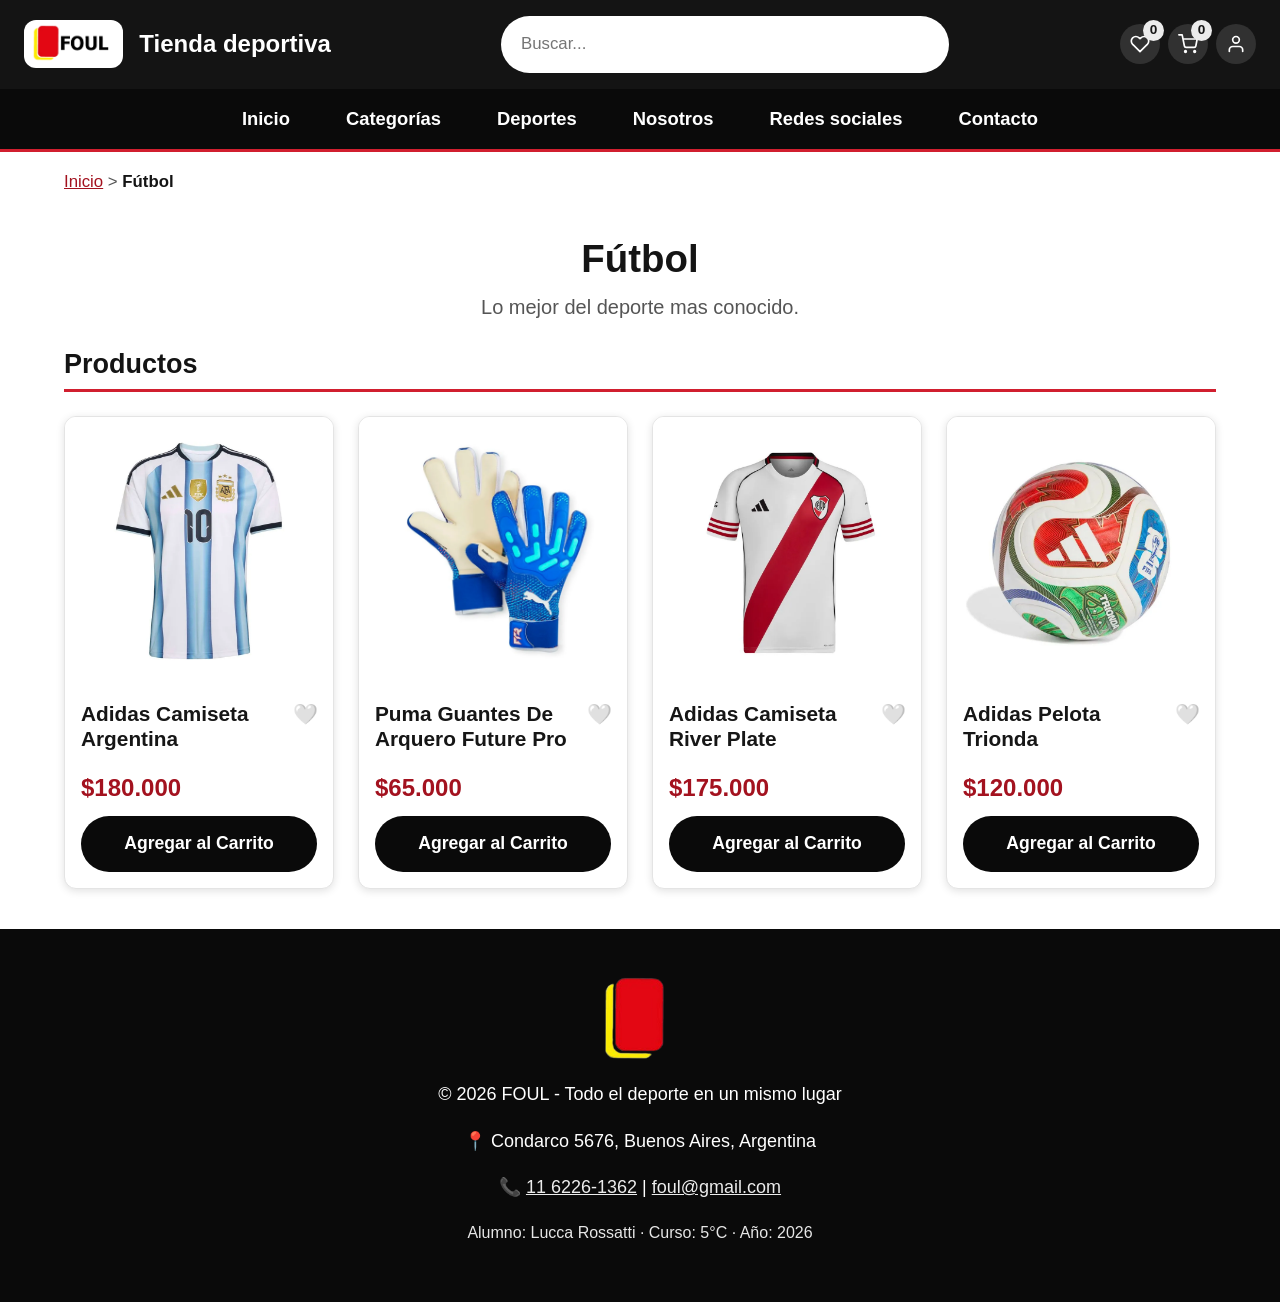
<file: futbol.html>
<!DOCTYPE html>
<html lang="es">
<head>
    <meta charset="UTF-8">
    <meta name="viewport" content="width=device-width, initial-scale=1.0">
    <meta name="description" content="Productos de fútbol en FOUL: camisetas, guantes y pelotas de las mejores marcas.">
    <title>Fútbol - FOUL</title>
    <link rel="icon" type="image/png" href="Imagenes/LogoAlternativo.png">
    <link rel="stylesheet" href="styles.css">
</head>
<body>
    <a class="skip-link" href="#contenido">Saltar al contenido</a>
    <header>
        <div class="header-container">
            <div class="header-brand">
                <a href="index.html" class="logo-container">
                    <img src="Imagenes/LogoPrincipal.png" alt="FOUL Logo" class="logo-img">
                </a>
                <h1 class="site-title">Tienda deportiva</h1>
            </div>
            <div class="search-bar">
                <input type="text" placeholder="Buscar..." aria-label="Buscar productos">
                <div class="search-panel" aria-label="Búsquedas rápidas">
                    <p class="search-panel-title">Búsquedas rápidas</p>
                    <div class="search-panel-links">
                        <a href="calzado.html">Calzado</a>
                        <a href="remeras.html">Remeras</a>
                        <a href="pantalones.html">Pantalones</a>
                        <a href="accesorios.html">Accesorios</a>
                        <a href="otros.html">Otros</a>
                        <a href="futbol.html">Fútbol</a>
                        <a href="basket.html">Básquet</a>
                        <a href="tenis.html">Tenis</a>
                        <a href="rugby.html">Rugby</a>
                        <a href="hockey.html">Hockey</a>
                        <a href="otros-deportes.html">Otros deportes</a>
                    </div>
                </div>
            </div>
            <div class="header-actions">
                <button class="header-btn" title="Favoritos" aria-label="Favoritos"><svg viewBox="0 0 24 24" width="20" height="20" fill="none" stroke="currentColor" stroke-width="2" stroke-linecap="round" stroke-linejoin="round" aria-hidden="true"><path d="M20.84 4.61a5.5 5.5 0 0 0-7.78 0L12 5.67l-1.06-1.06a5.5 5.5 0 0 0-7.78 7.78l1.06 1.06L12 21.23l7.78-7.78 1.06-1.06a5.5 5.5 0 0 0 0-7.78z"/></svg><span class="badge">0</span></button>
                <button class="header-btn" title="Carrito" aria-label="Carrito"><svg viewBox="0 0 24 24" width="20" height="20" fill="none" stroke="currentColor" stroke-width="2" stroke-linecap="round" stroke-linejoin="round" aria-hidden="true"><circle cx="9" cy="21" r="1"/><circle cx="20" cy="21" r="1"/><path d="M1 1h4l2.68 13.39a2 2 0 0 0 2 1.61h9.72a2 2 0 0 0 2-1.61L23 6H6"/></svg><span class="badge">0</span></button>
                <a href="micuenta.html" class="header-btn" title="Mi Cuenta" aria-label="Mi Cuenta"><svg viewBox="0 0 24 24" width="20" height="20" fill="none" stroke="currentColor" stroke-width="2" stroke-linecap="round" stroke-linejoin="round" aria-hidden="true"><path d="M20 21v-2a4 4 0 0 0-4-4H8a4 4 0 0 0-4 4v2"/><circle cx="12" cy="7" r="4"/></svg></a>
            </div>
        </div>

        <input type="checkbox" id="menu-toggle" class="menu-toggle" aria-label="Mostrar u ocultar el menú">
        <label for="menu-toggle" class="menu-btn"><span aria-hidden="true">☰</span> Menú</label>

        <nav class="main-nav" aria-label="Navegación principal">
            <ul>
                <li><a href="index.html">Inicio</a></li>
                <li tabindex="0">
                    Categorías
                    <ul>
                        <li><a href="calzado.html">Calzado</a></li>
                        <li><a href="remeras.html">Remeras</a></li>
                        <li><a href="pantalones.html">Pantalones</a></li>
                        <li><a href="accesorios.html">Accesorios</a></li>
                        <li><a href="otros.html">Otros</a></li>
                    </ul>
                </li>
                <li tabindex="0">
                    Deportes
                    <ul>
                        <li><a href="futbol.html" aria-current="page">Fútbol</a></li>
                        <li><a href="basket.html">Básquet</a></li>
                        <li><a href="tenis.html">Tenis</a></li>
                        <li><a href="rugby.html">Rugby</a></li>
                        <li><a href="hockey.html">Hockey</a></li>
                        <li><a href="otros-deportes.html">Otros deportes</a></li>
                    </ul>
                </li>
                <li tabindex="0">
                    Nosotros
                    <ul>
                        <li><a href="nosotros.html">Sobre FOUL</a></li>
                        <li><a href="#sucursales">Nuestra sucursal</a></li>
                    </ul>
                </li>
                <li tabindex="0">
                    Redes sociales
                    <ul>
                        <li><a href="https://facebook.com" target="_blank" rel="noopener noreferrer">Facebook</a></li>
                        <li><a href="https://instagram.com" target="_blank" rel="noopener noreferrer">Instagram</a></li>
                        <li><a href="https://twitter.com" target="_blank" rel="noopener noreferrer">Twitter</a></li>
                        <li><a href="https://youtube.com" target="_blank" rel="noopener noreferrer">YouTube</a></li>
                    </ul>
                </li>
                <li><a href="#contacto">Contacto</a></li>
            </ul>
        </nav>
    </header>


    <main id="contenido">

    <nav class="breadcrumb" aria-label="Ruta de navegación">
       <a href="index.html">Inicio</a> > <span aria-current="page">Fútbol</span>
    </nav>

    <section class="category-header">
        <h2>Fútbol</h2>
        <p>Lo mejor del deporte mas conocido.</p>
    </section>

    <section class="products-grid">

        <h2>Productos</h2>
        <div class="product-item">
            <div class="product-img-container">
                <img loading="lazy" src="Imagenes/futbol1.webp" alt="Adidas Camiseta Argentina">
            </div>
            <div class="product-info">
                <h3>Adidas Camiseta Argentina</h3>
                <span class="product-price">$180.000</span>
                <button class="btn-buy">Agregar al Carrito</button>
                <button class="fav" aria-label="Agregar a favoritos">🤍</button>
            </div>
        </div>

        <div class="product-item">
            <div class="product-img-container">
                <img loading="lazy" src="Imagenes/futbol2.webp" alt="Puma Guantes De Arquero Future Pro">
            </div>
            <div class="product-info">
                <h3>Puma Guantes De Arquero Future Pro</h3>
                <span class="product-price">$65.000</span>
                <button class="btn-buy">Agregar al Carrito</button>
                <button class="fav" aria-label="Agregar a favoritos">🤍</button>
            </div>
        </div>

        <div class="product-item">
            <div class="product-img-container">
                <img loading="lazy" src="Imagenes/futbol3.webp" alt="Adidas Camiseta River Plate">
            </div>
            <div class="product-info">
                <h3>Adidas Camiseta River Plate</h3>
                <span class="product-price">$175.000</span>
                <button class="btn-buy">Agregar al Carrito</button>
                <button class="fav" aria-label="Agregar a favoritos">🤍</button>
            </div>
        </div>


        <div class="product-item">
            <div class="product-img-container">
                <img loading="lazy" src="Imagenes/futbol4.webp" alt="Adidas Pelota Trionda">
            </div>
            <div class="product-info">
                <h3>Adidas Pelota Trionda</h3>
                <span class="product-price">$120.000</span>
                <button class="btn-buy">Agregar al Carrito</button>
                <button class="fav" aria-label="Agregar a favoritos">🤍</button>
            </div>
        </div>
    </section>

    </main>

    <footer id="contacto">
        <img src="Imagenes/LogoAlternativo.png" alt="FOUL" class="footer-logo">
        <p>&copy; 2026 FOUL - Todo el deporte en un mismo lugar</p>
        <p id="sucursales">📍 Condarco 5676, Buenos Aires, Argentina</p>
        <p>📞 <a href="tel:1162261362">11 6226-1362</a> |  <a href="mailto:foul@gmail.com">foul@gmail.com</a></p>
        <p class="footer-student">Alumno: Lucca Rossatti · Curso: 5°C · Año: 2026</p>
    </footer>


</body>
</html>
</file>
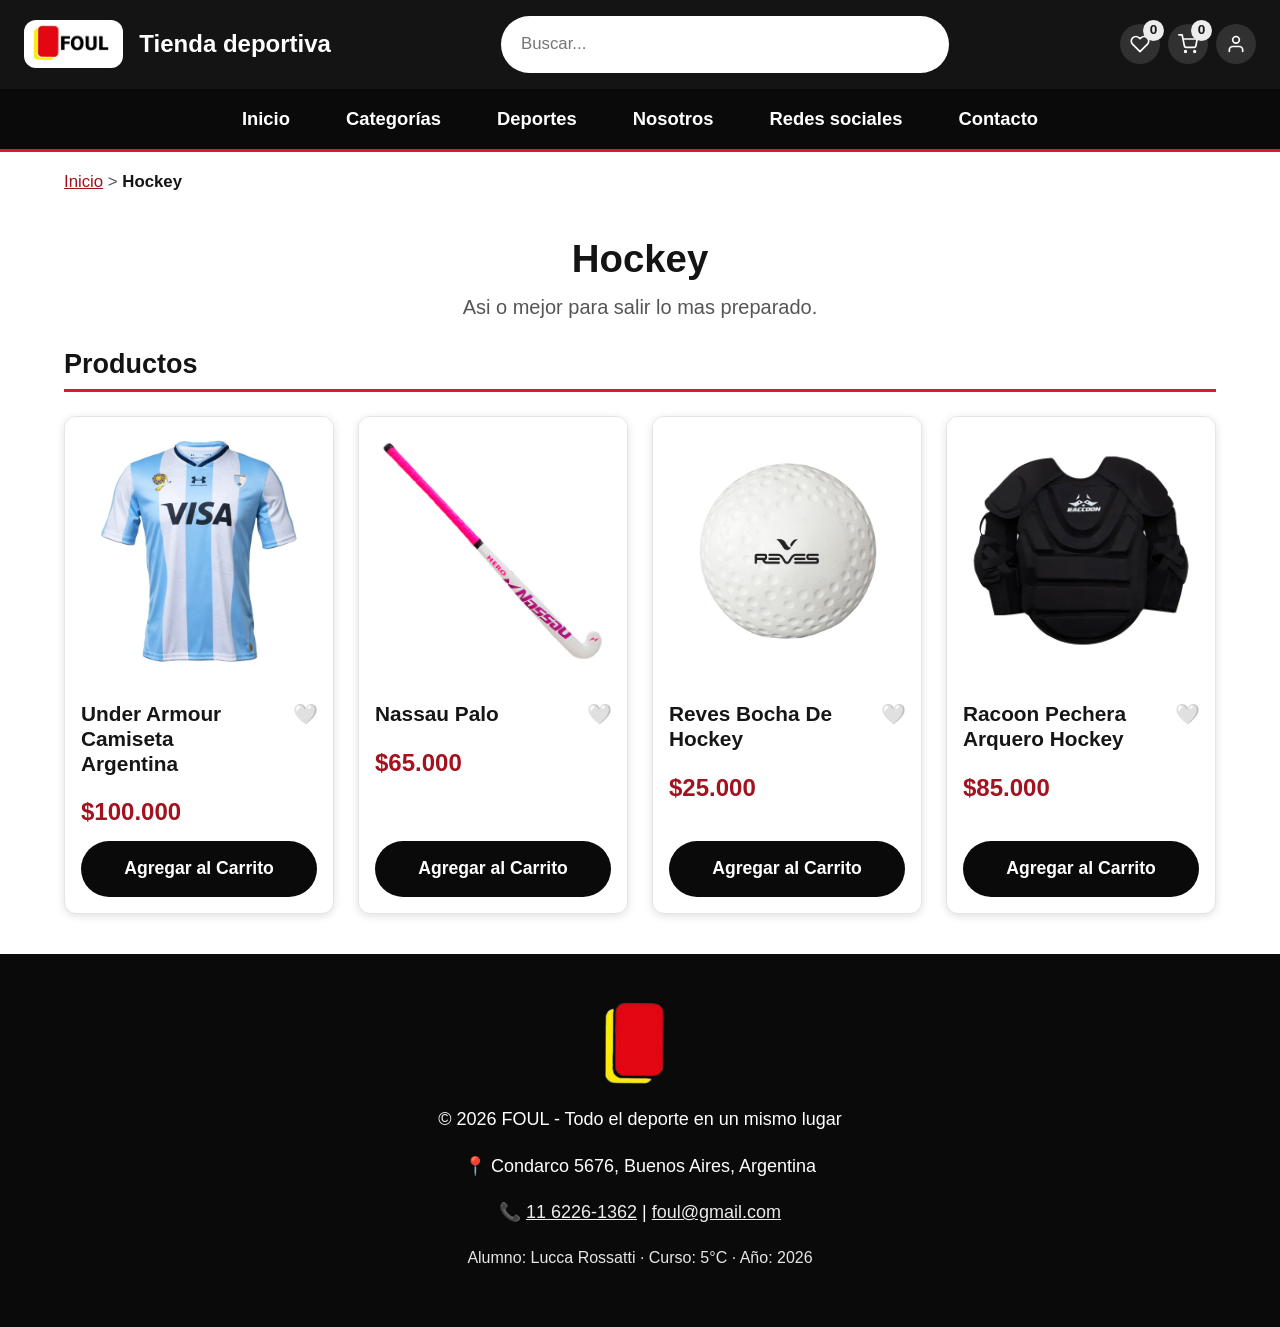
<file: hockey.html>
<!DOCTYPE html>
<html lang="es">
<head>
    <meta charset="UTF-8">
    <meta name="viewport" content="width=device-width, initial-scale=1.0">
    <meta name="description" content="Productos de hockey en FOUL: camisetas, palos, bochas y protecciones.">
    <title>Hockey - FOUL</title>
    <link rel="icon" type="image/png" href="Imagenes/LogoAlternativo.png">
    <link rel="stylesheet" href="styles.css">
</head>
<body>
    <a class="skip-link" href="#contenido">Saltar al contenido</a>
    <header>
        <div class="header-container">
            <div class="header-brand">
                <a href="index.html" class="logo-container">
                    <img src="Imagenes/LogoPrincipal.png" alt="FOUL Logo" class="logo-img">
                </a>
                <h1 class="site-title">Tienda deportiva</h1>
            </div>
            <div class="search-bar">
                <input type="text" placeholder="Buscar..." aria-label="Buscar productos">
                <div class="search-panel" aria-label="Búsquedas rápidas">
                    <p class="search-panel-title">Búsquedas rápidas</p>
                    <div class="search-panel-links">
                        <a href="calzado.html">Calzado</a>
                        <a href="remeras.html">Remeras</a>
                        <a href="pantalones.html">Pantalones</a>
                        <a href="accesorios.html">Accesorios</a>
                        <a href="otros.html">Otros</a>
                        <a href="futbol.html">Fútbol</a>
                        <a href="basket.html">Básquet</a>
                        <a href="tenis.html">Tenis</a>
                        <a href="rugby.html">Rugby</a>
                        <a href="hockey.html">Hockey</a>
                        <a href="otros-deportes.html">Otros deportes</a>
                    </div>
                </div>
            </div>
            <div class="header-actions">
                <button class="header-btn" title="Favoritos" aria-label="Favoritos"><svg viewBox="0 0 24 24" width="20" height="20" fill="none" stroke="currentColor" stroke-width="2" stroke-linecap="round" stroke-linejoin="round" aria-hidden="true"><path d="M20.84 4.61a5.5 5.5 0 0 0-7.78 0L12 5.67l-1.06-1.06a5.5 5.5 0 0 0-7.78 7.78l1.06 1.06L12 21.23l7.78-7.78 1.06-1.06a5.5 5.5 0 0 0 0-7.78z"/></svg><span class="badge">0</span></button>
                <button class="header-btn" title="Carrito" aria-label="Carrito"><svg viewBox="0 0 24 24" width="20" height="20" fill="none" stroke="currentColor" stroke-width="2" stroke-linecap="round" stroke-linejoin="round" aria-hidden="true"><circle cx="9" cy="21" r="1"/><circle cx="20" cy="21" r="1"/><path d="M1 1h4l2.68 13.39a2 2 0 0 0 2 1.61h9.72a2 2 0 0 0 2-1.61L23 6H6"/></svg><span class="badge">0</span></button>
                <a href="micuenta.html" class="header-btn" title="Mi Cuenta" aria-label="Mi Cuenta"><svg viewBox="0 0 24 24" width="20" height="20" fill="none" stroke="currentColor" stroke-width="2" stroke-linecap="round" stroke-linejoin="round" aria-hidden="true"><path d="M20 21v-2a4 4 0 0 0-4-4H8a4 4 0 0 0-4 4v2"/><circle cx="12" cy="7" r="4"/></svg></a>
            </div>
        </div>

        <input type="checkbox" id="menu-toggle" class="menu-toggle" aria-label="Mostrar u ocultar el menú">
        <label for="menu-toggle" class="menu-btn"><span aria-hidden="true">☰</span> Menú</label>

        <nav class="main-nav" aria-label="Navegación principal">
            <ul>
                <li><a href="index.html">Inicio</a></li>
                <li tabindex="0">
                    Categorías
                    <ul>
                        <li><a href="calzado.html">Calzado</a></li>
                        <li><a href="remeras.html">Remeras</a></li>
                        <li><a href="pantalones.html">Pantalones</a></li>
                        <li><a href="accesorios.html">Accesorios</a></li>
                        <li><a href="otros.html">Otros</a></li>
                    </ul>
                </li>
                <li tabindex="0">
                    Deportes
                    <ul>
                        <li><a href="futbol.html">Fútbol</a></li>
                        <li><a href="basket.html">Básquet</a></li>
                        <li><a href="tenis.html">Tenis</a></li>
                        <li><a href="rugby.html">Rugby</a></li>
                        <li><a href="hockey.html" aria-current="page">Hockey</a></li>
                        <li><a href="otros-deportes.html">Otros deportes</a></li>
                    </ul>
                </li>
                <li tabindex="0">
                    Nosotros
                    <ul>
                        <li><a href="nosotros.html">Sobre FOUL</a></li>
                        <li><a href="#sucursales">Nuestra sucursal</a></li>
                    </ul>
                </li>
                <li tabindex="0">
                    Redes sociales
                    <ul>
                        <li><a href="https://facebook.com" target="_blank" rel="noopener noreferrer">Facebook</a></li>
                        <li><a href="https://instagram.com" target="_blank" rel="noopener noreferrer">Instagram</a></li>
                        <li><a href="https://twitter.com" target="_blank" rel="noopener noreferrer">Twitter</a></li>
                        <li><a href="https://youtube.com" target="_blank" rel="noopener noreferrer">YouTube</a></li>
                    </ul>
                </li>
                <li><a href="#contacto">Contacto</a></li>
            </ul>
        </nav>
    </header>


    <main id="contenido">

    <nav class="breadcrumb" aria-label="Ruta de navegación">
       <a href="index.html">Inicio</a> > <span aria-current="page">Hockey</span>
    </nav>

    <section class="category-header">
        <h2>Hockey</h2>
        <p>Asi o mejor para salir lo mas preparado.</p>
    </section>

    <section class="products-grid">

        <h2>Productos</h2>
        <div class="product-item">
            <div class="product-img-container">
                <img loading="lazy" src="Imagenes/hockey1.webp" alt="Under Armour Camiseta Argentina">
            </div>
            <div class="product-info">
                <h3>Under Armour Camiseta Argentina</h3>
                <span class="product-price">$100.000</span>
                <button class="btn-buy">Agregar al Carrito</button>
                <button class="fav" aria-label="Agregar a favoritos">🤍</button>
            </div>
        </div>

        <div class="product-item">
            <div class="product-img-container">
                <img loading="lazy" src="Imagenes/hockey2.jpg" alt="Nassau Palo">
            </div>
            <div class="product-info">
                <h3>Nassau Palo</h3>
                <span class="product-price">$65.000</span>
                <button class="btn-buy">Agregar al Carrito</button>
                <button class="fav" aria-label="Agregar a favoritos">🤍</button>
            </div>
        </div>

        <div class="product-item">
            <div class="product-img-container">
                <img loading="lazy" src="Imagenes/hockey3.jpg" alt="Reves Bocha De Hockey">
            </div>
            <div class="product-info">
                <h3>Reves Bocha De Hockey</h3>
                <span class="product-price">$25.000</span>
                <button class="btn-buy">Agregar al Carrito</button>
                <button class="fav" aria-label="Agregar a favoritos">🤍</button>
            </div>
        </div>

        <div class="product-item">
            <div class="product-img-container">
                <img loading="lazy" src="Imagenes/hockey4.jpg" alt="Racoon Pechera Arquero Hockey">
            </div>
            <div class="product-info">
                <h3>Racoon Pechera Arquero Hockey</h3>
                <span class="product-price">$85.000</span>
                <button class="btn-buy">Agregar al Carrito</button>
                <button class="fav" aria-label="Agregar a favoritos">🤍</button>
            </div>
        </div>
    </section>

    </main>

    <footer id="contacto">
        <img src="Imagenes/LogoAlternativo.png" alt="FOUL" class="footer-logo">
        <p>&copy; 2026 FOUL - Todo el deporte en un mismo lugar</p>
        <p id="sucursales">📍 Condarco 5676, Buenos Aires, Argentina</p>
        <p>📞 <a href="tel:1162261362">11 6226-1362</a> |  <a href="mailto:foul@gmail.com">foul@gmail.com</a></p>
        <p class="footer-student">Alumno: Lucca Rossatti · Curso: 5°C · Año: 2026</p>
    </footer>


</body>
</html>
</file>
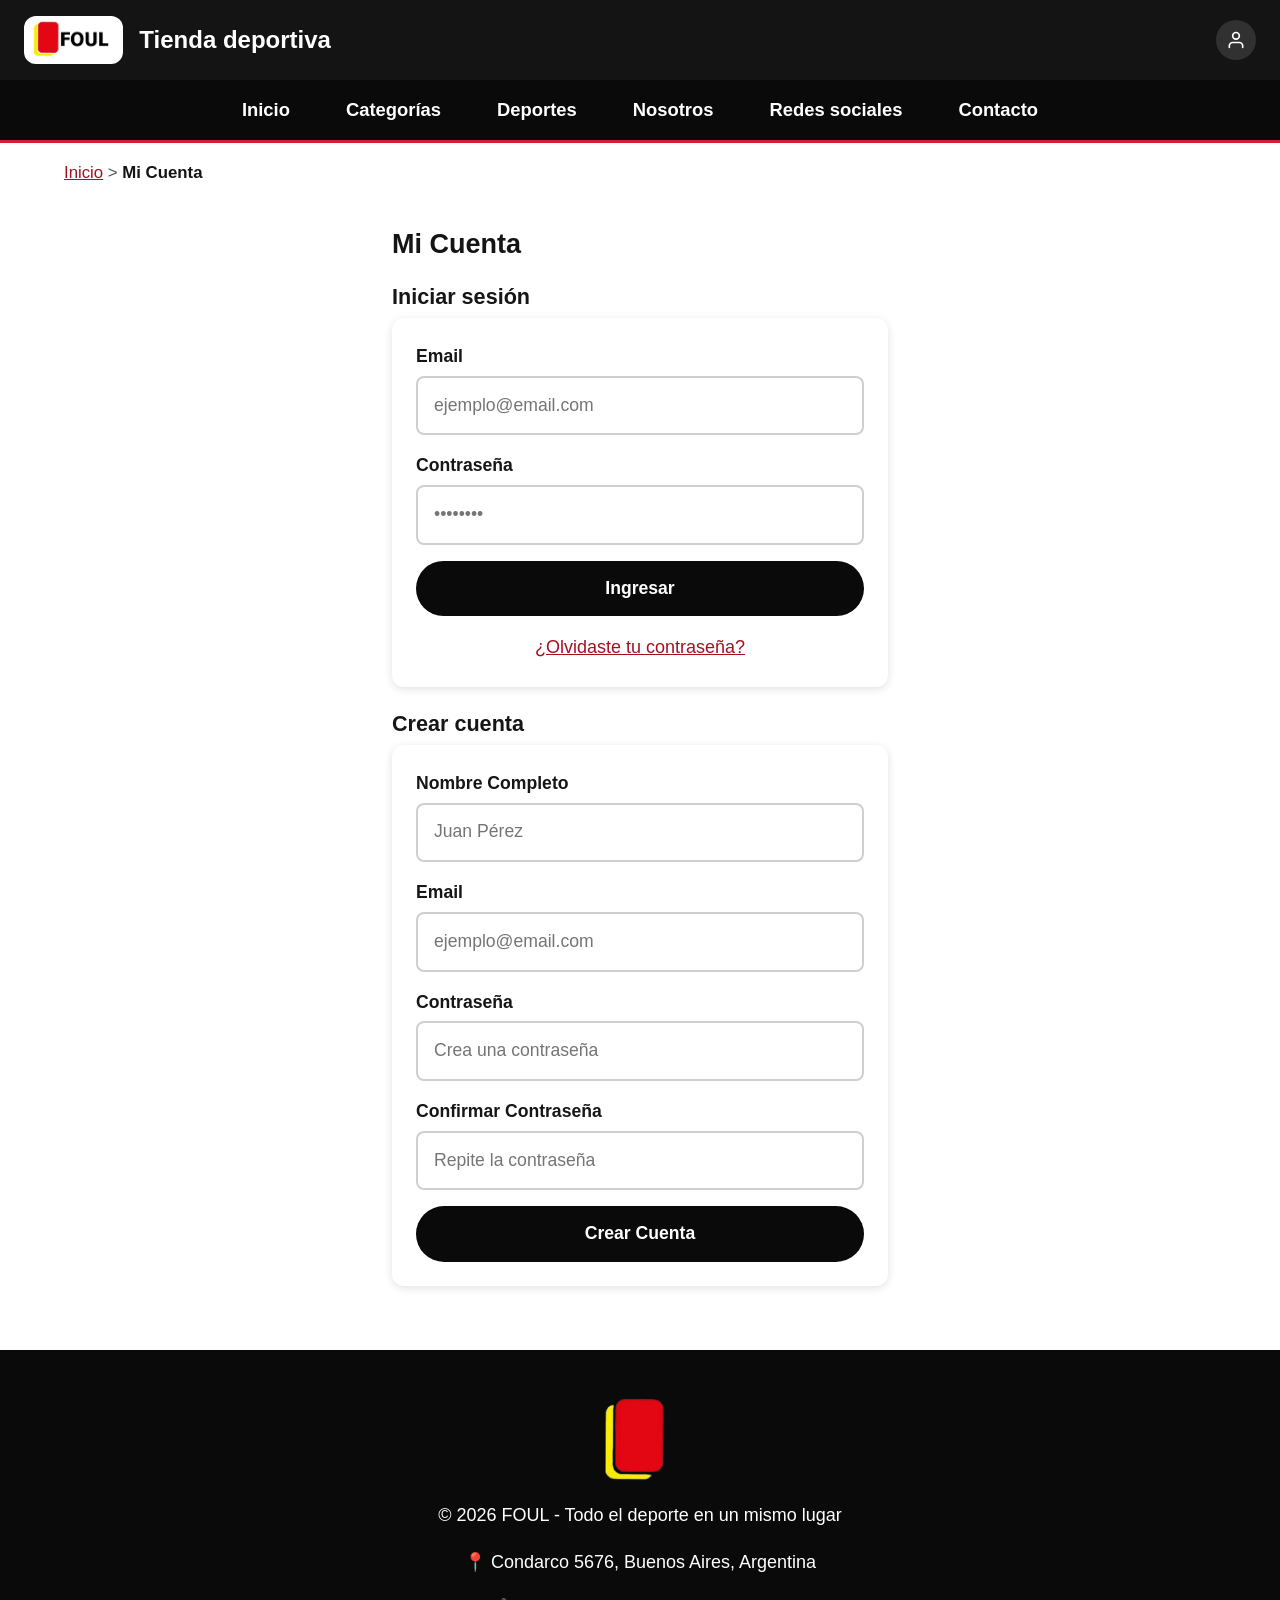
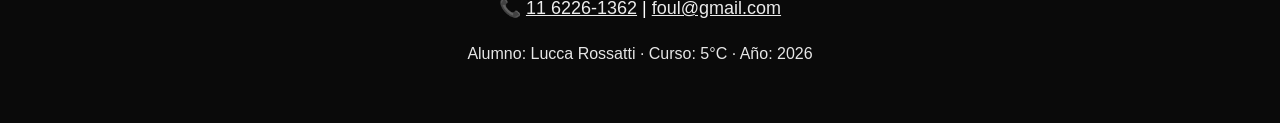
<file: micuenta.html>
<!DOCTYPE html>
<html lang="es">
<head>
    <meta charset="UTF-8">
    <meta name="viewport" content="width=device-width, initial-scale=1.0">
    <meta name="description" content="Iniciá sesión o creá tu cuenta en FOUL, tu tienda deportiva.">
    <title>Mi Cuenta - FOUL</title>
    <link rel="icon" type="image/png" href="Imagenes/LogoAlternativo.png">
    <link rel="stylesheet" href="styles.css">
</head>
<body class="page-cuenta">

    <header>
        <div class="header-container">
            <div class="header-brand">
                <a href="index.html" class="logo-container">
                    <img src="Imagenes/LogoPrincipal.png" alt="FOUL Logo" class="logo-img">
                </a>
                <h1 class="site-title">Tienda deportiva</h1>
            </div>

            <div class="header-actions">
                <a href="micuenta.html" class="header-btn" title="Mi Cuenta" aria-label="Mi Cuenta" aria-current="page"><svg viewBox="0 0 24 24" width="20" height="20" fill="none" stroke="currentColor" stroke-width="2" stroke-linecap="round" stroke-linejoin="round" aria-hidden="true"><path d="M20 21v-2a4 4 0 0 0-4-4H8a4 4 0 0 0-4 4v2"/><circle cx="12" cy="7" r="4"/></svg></a>
            </div>
        </div>

        <input type="checkbox" id="menu-toggle" class="menu-toggle" aria-label="Mostrar u ocultar el menú">
        <label for="menu-toggle" class="menu-btn"><span aria-hidden="true">☰</span> Menú</label>

        <nav class="main-nav" aria-label="Navegación principal">
            <ul>
                <li><a href="index.html">Inicio</a></li>
                <li tabindex="0">
                    Categorías
                    <ul>
                        <li><a href="calzado.html">Calzado</a></li>
                        <li><a href="remeras.html">Remeras</a></li>
                        <li><a href="pantalones.html">Pantalones</a></li>
                        <li><a href="accesorios.html">Accesorios</a></li>
                        <li><a href="otros.html">Otros</a></li>
                    </ul>
                </li>
                <li tabindex="0">
                    Deportes
                    <ul>
                        <li><a href="futbol.html">Fútbol</a></li>
                        <li><a href="basket.html">Básquet</a></li>
                        <li><a href="tenis.html">Tenis</a></li>
                        <li><a href="rugby.html">Rugby</a></li>
                        <li><a href="hockey.html">Hockey</a></li>
                        <li><a href="otros-deportes.html">Otros deportes</a></li>
                    </ul>
                </li>
                <li tabindex="0">
                    Nosotros
                    <ul>
                        <li><a href="nosotros.html">Sobre FOUL</a></li>
                        <li><a href="#sucursales">Nuestra sucursal</a></li>
                    </ul>
                </li>
                <li tabindex="0">
                    Redes sociales
                    <ul>
                        <li><a href="https://facebook.com" target="_blank" rel="noopener noreferrer">Facebook</a></li>
                        <li><a href="https://instagram.com" target="_blank" rel="noopener noreferrer">Instagram</a></li>
                        <li><a href="https://twitter.com" target="_blank" rel="noopener noreferrer">Twitter</a></li>
                        <li><a href="https://youtube.com" target="_blank" rel="noopener noreferrer">YouTube</a></li>
                    </ul>
                </li>
                <li><a href="#contacto">Contacto</a></li>
            </ul>
        </nav>
    </header>

    <main id="contenido">

    <nav class="breadcrumb" aria-label="Ruta de navegación">
       <a href="index.html">Inicio</a> > <span aria-current="page">Mi Cuenta</span>
    </nav>

    <section class="account-container">

        <h2>Mi Cuenta</h2>

        <h3>Iniciar sesión</h3>

        <form id="loginForm" class="auth-form">
            <div class="form-group">
                <label for="loginEmail">Email</label>
                <input id="loginEmail" autocomplete="email" type="email" placeholder="ejemplo@email.com" required>
            </div>
            <div class="form-group">
                <label for="loginPassword">Contraseña</label>
                <input id="loginPassword" autocomplete="current-password" type="password" placeholder="••••••••" required>
            </div>
            <button type="submit" class="submit-btn">Ingresar</button>
            <div class="form-footer">
                <p><a href="recuperar.html">¿Olvidaste tu contraseña?</a></p>
            </div>
        </form>

        <h3>Crear cuenta</h3>

        <form id="registerForm" class="auth-form">
            <div class="form-group">
                <label for="regNombre">Nombre Completo</label>
                <input id="regNombre" autocomplete="name" type="text" placeholder="Juan Pérez" required>
            </div>
            <div class="form-group">
                <label for="regEmail">Email</label>
                <input id="regEmail" autocomplete="email" type="email" placeholder="ejemplo@email.com" required>
            </div>
            <div class="form-group">
                <label for="regPassword">Contraseña</label>
                <input id="regPassword" autocomplete="new-password" type="password" placeholder="Crea una contraseña" required>
            </div>
            <div class="form-group">
                <label for="regPassword2">Confirmar Contraseña</label>
                <input id="regPassword2" autocomplete="new-password" type="password" placeholder="Repite la contraseña" required>
            </div>
            <button type="submit" class="submit-btn">Crear Cuenta</button>
        </form>

    </section>

    </main>

    <footer id="contacto">
        <img src="Imagenes/LogoAlternativo.png" alt="FOUL" class="footer-logo">
        <p>&copy; 2026 FOUL - Todo el deporte en un mismo lugar</p>
        <p id="sucursales">📍 Condarco 5676, Buenos Aires, Argentina</p>
        <p>📞 <a href="tel:1162261362">11 6226-1362</a> |  <a href="mailto:foul@gmail.com">foul@gmail.com</a></p>
        <p class="footer-student">Alumno: Lucca Rossatti · Curso: 5°C · Año: 2026</p>
    </footer>

</body>
</html>
</file>
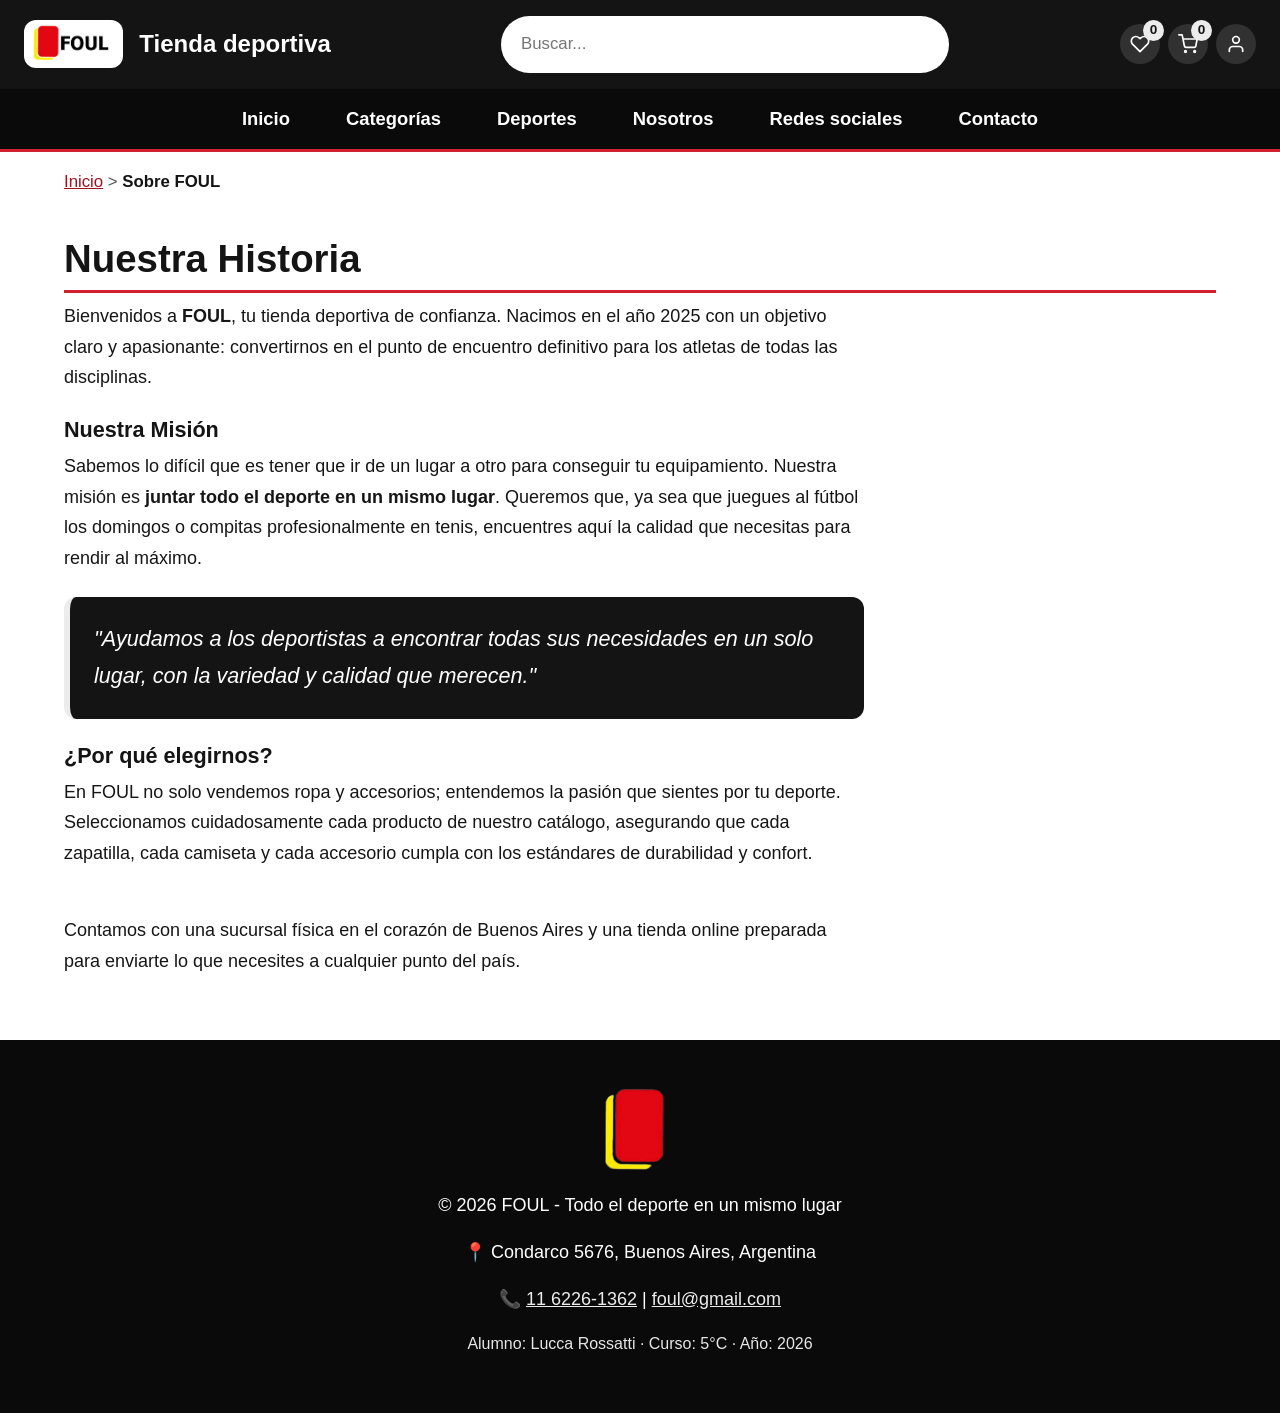
<file: nosotros.html>
<!DOCTYPE html>
<html lang="es">
<head>
    <meta charset="UTF-8">
    <meta name="viewport" content="width=device-width, initial-scale=1.0">
    <meta name="description" content="Conocé la historia, la misión y los valores de FOUL, tu tienda deportiva en Buenos Aires.">
    <title>Sobre FOUL - Nuestra Historia</title>
    <link rel="icon" type="image/png" href="Imagenes/LogoAlternativo.png">
    <link rel="stylesheet" href="styles.css">
</head>
<body>
    <a class="skip-link" href="#contenido">Saltar al contenido</a>

    <header>
        <div class="header-container">
            <div class="header-brand">
                <a href="index.html" class="logo-container">
                    <img src="Imagenes/LogoPrincipal.png" alt="FOUL Logo" class="logo-img">
                </a>
                <h1 class="site-title">Tienda deportiva</h1>
            </div>
            <div class="search-bar">
                <input type="text" placeholder="Buscar..." aria-label="Buscar productos">
                <div class="search-panel" aria-label="Búsquedas rápidas">
                    <p class="search-panel-title">Búsquedas rápidas</p>
                    <div class="search-panel-links">
                        <a href="calzado.html">Calzado</a>
                        <a href="remeras.html">Remeras</a>
                        <a href="pantalones.html">Pantalones</a>
                        <a href="accesorios.html">Accesorios</a>
                        <a href="otros.html">Otros</a>
                        <a href="futbol.html">Fútbol</a>
                        <a href="basket.html">Básquet</a>
                        <a href="tenis.html">Tenis</a>
                        <a href="rugby.html">Rugby</a>
                        <a href="hockey.html">Hockey</a>
                        <a href="otros-deportes.html">Otros deportes</a>
                    </div>
                </div>
            </div>
            <div class="header-actions">
                <button class="header-btn" title="Favoritos" aria-label="Favoritos"><svg viewBox="0 0 24 24" width="20" height="20" fill="none" stroke="currentColor" stroke-width="2" stroke-linecap="round" stroke-linejoin="round" aria-hidden="true"><path d="M20.84 4.61a5.5 5.5 0 0 0-7.78 0L12 5.67l-1.06-1.06a5.5 5.5 0 0 0-7.78 7.78l1.06 1.06L12 21.23l7.78-7.78 1.06-1.06a5.5 5.5 0 0 0 0-7.78z"/></svg><span class="badge">0</span></button>
                <button class="header-btn" title="Carrito" aria-label="Carrito"><svg viewBox="0 0 24 24" width="20" height="20" fill="none" stroke="currentColor" stroke-width="2" stroke-linecap="round" stroke-linejoin="round" aria-hidden="true"><circle cx="9" cy="21" r="1"/><circle cx="20" cy="21" r="1"/><path d="M1 1h4l2.68 13.39a2 2 0 0 0 2 1.61h9.72a2 2 0 0 0 2-1.61L23 6H6"/></svg><span class="badge">0</span></button>
                <a href="micuenta.html" class="header-btn" title="Mi Cuenta" aria-label="Mi Cuenta"><svg viewBox="0 0 24 24" width="20" height="20" fill="none" stroke="currentColor" stroke-width="2" stroke-linecap="round" stroke-linejoin="round" aria-hidden="true"><path d="M20 21v-2a4 4 0 0 0-4-4H8a4 4 0 0 0-4 4v2"/><circle cx="12" cy="7" r="4"/></svg></a>
            </div>
        </div>

        <input type="checkbox" id="menu-toggle" class="menu-toggle" aria-label="Mostrar u ocultar el menú">
        <label for="menu-toggle" class="menu-btn"><span aria-hidden="true">☰</span> Menú</label>

        <nav class="main-nav" aria-label="Navegación principal">
            <ul>
                <li><a href="index.html">Inicio</a></li>
                <li tabindex="0">
                    Categorías
                    <ul>
                        <li><a href="calzado.html">Calzado</a></li>
                        <li><a href="remeras.html">Remeras</a></li>
                        <li><a href="pantalones.html">Pantalones</a></li>
                        <li><a href="accesorios.html">Accesorios</a></li>
                        <li><a href="otros.html">Otros</a></li>
                    </ul>
                </li>
                <li tabindex="0">
                    Deportes
                    <ul>
                        <li><a href="futbol.html">Fútbol</a></li>
                        <li><a href="basket.html">Básquet</a></li>
                        <li><a href="tenis.html">Tenis</a></li>
                        <li><a href="rugby.html">Rugby</a></li>
                        <li><a href="hockey.html">Hockey</a></li>
                        <li><a href="otros-deportes.html">Otros deportes</a></li>
                    </ul>
                </li>
                <li tabindex="0">
                    Nosotros
                    <ul>
                        <li><a href="nosotros.html" aria-current="page">Sobre FOUL</a></li>
                        <li><a href="#sucursales">Nuestra sucursal</a></li>
                    </ul>
                </li>
                <li tabindex="0">
                    Redes sociales
                    <ul>
                        <li><a href="https://facebook.com" target="_blank" rel="noopener noreferrer">Facebook</a></li>
                        <li><a href="https://instagram.com" target="_blank" rel="noopener noreferrer">Instagram</a></li>
                        <li><a href="https://twitter.com" target="_blank" rel="noopener noreferrer">Twitter</a></li>
                        <li><a href="https://youtube.com" target="_blank" rel="noopener noreferrer">YouTube</a></li>
                    </ul>
                </li>
                <li><a href="#contacto">Contacto</a></li>
            </ul>
        </nav>
    </header>


    <main id="contenido">

    <nav class="breadcrumb" aria-label="Ruta de navegación">
       <a href="index.html">Inicio</a> > <span aria-current="page">Sobre FOUL</span>
    </nav>


    <section class="text-container">
        <div class="about-header">
            <h2>Nuestra Historia</h2>
        </div>

        <section class="text-block">
            <p>Bienvenidos a <strong>FOUL</strong>, tu tienda deportiva de confianza. Nacimos en el año 2025 con un objetivo claro y apasionante: convertirnos en el punto de encuentro definitivo para los atletas de todas las disciplinas.</p>
        </section>

        <section class="text-block">
            <h3>Nuestra Misión</h3>
            <p>Sabemos lo difícil que es tener que ir de un lugar a otro para conseguir tu equipamiento. Nuestra misión es <strong>juntar todo el deporte en un mismo lugar</strong>. Queremos que, ya sea que juegues al fútbol los domingos o compitas profesionalmente en tenis, encuentres aquí la calidad que necesitas para rendir al máximo.</p>
        </section>

        <section class="highlight-box">
            "Ayudamos a los deportistas a encontrar todas sus necesidades en un solo lugar, con la variedad y calidad que merecen."
        </section>

        <section class="text-block">
            <h3>¿Por qué elegirnos?</h3>
            <p>En FOUL no solo vendemos ropa y accesorios; entendemos la pasión que sientes por tu deporte. Seleccionamos cuidadosamente cada producto de nuestro catálogo, asegurando que cada zapatilla, cada camiseta y cada accesorio cumpla con los estándares de durabilidad y confort.</p>
            <br>
            <p>Contamos con una sucursal física en el corazón de Buenos Aires y una tienda online preparada para enviarte lo que necesites a cualquier punto del país.</p>
        </section>

    </section>

    </main>

    <footer id="contacto">
        <img src="Imagenes/LogoAlternativo.png" alt="FOUL" class="footer-logo">
        <p>&copy; 2026 FOUL - Todo el deporte en un mismo lugar</p>
        <p id="sucursales">📍 Condarco 5676, Buenos Aires, Argentina</p>
        <p>📞 <a href="tel:1162261362">11 6226-1362</a> |  <a href="mailto:foul@gmail.com">foul@gmail.com</a></p>
        <p class="footer-student">Alumno: Lucca Rossatti · Curso: 5°C · Año: 2026</p>
    </footer>



</body>
</html>
</file>
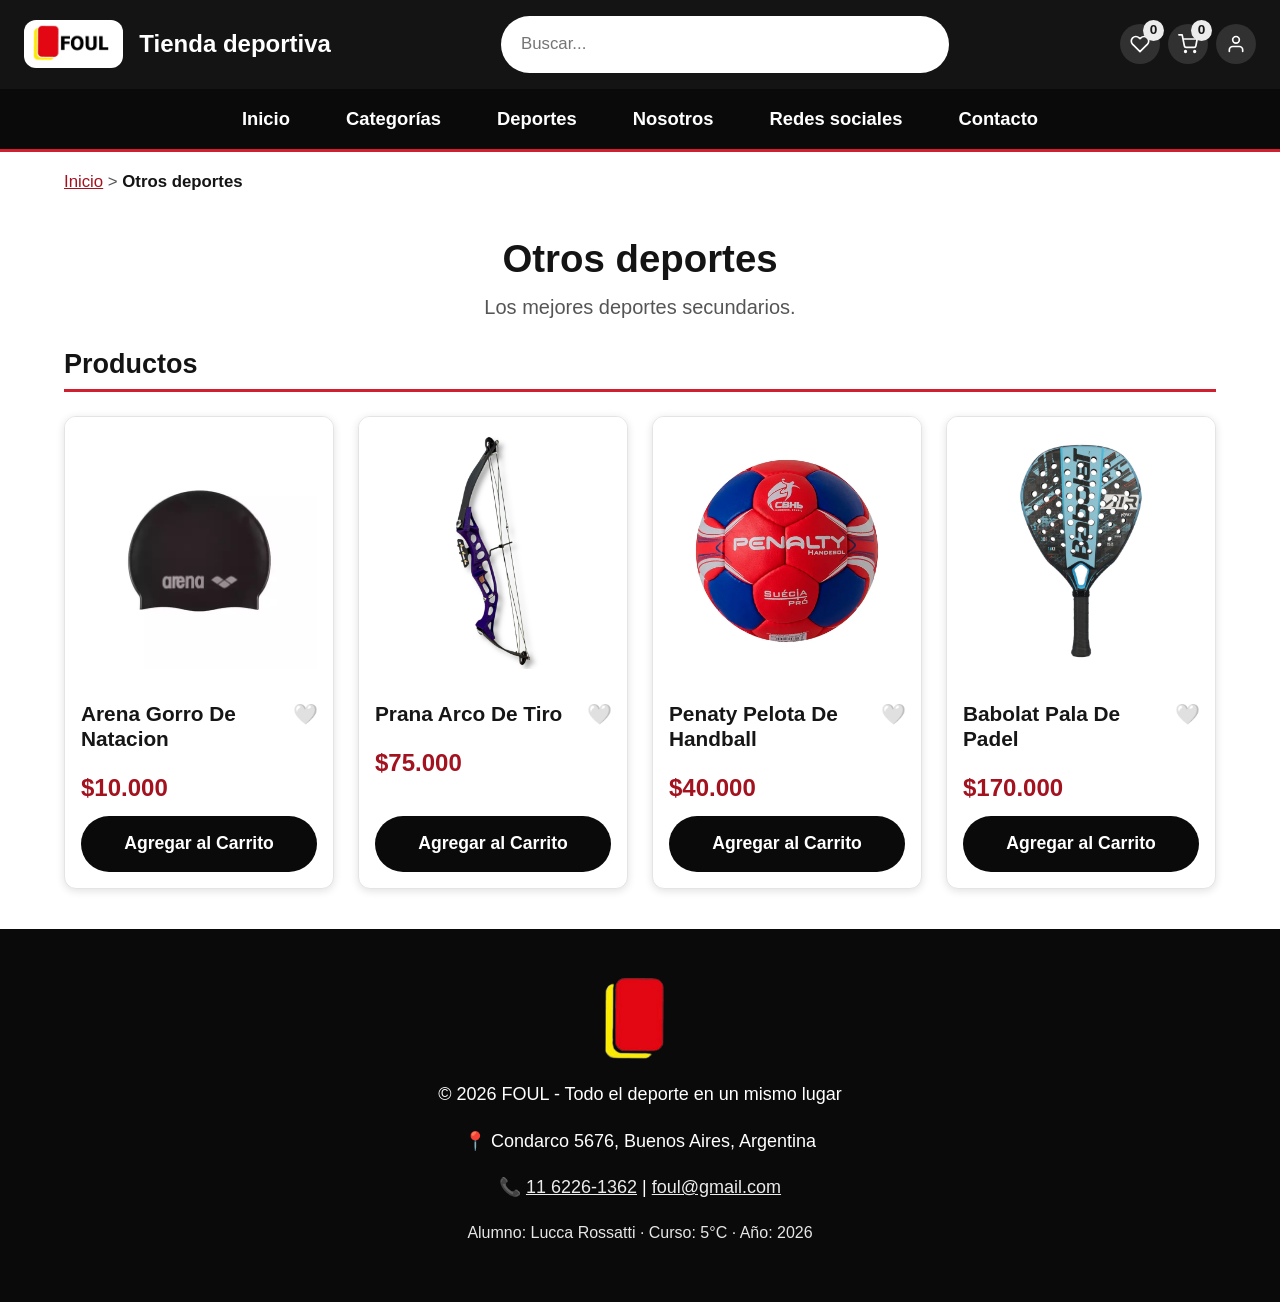
<file: otros-deportes.html>
<!DOCTYPE html>
<html lang="es">
<head>
    <meta charset="UTF-8">
    <meta name="viewport" content="width=device-width, initial-scale=1.0">
    <meta name="description" content="Equipamiento para otros deportes en FOUL: natación, tiro con arco, handball y pádel.">
    <title>Otros deportes - FOUL</title>
    <link rel="icon" type="image/png" href="Imagenes/LogoAlternativo.png">
    <link rel="stylesheet" href="styles.css">
</head>
<body>
    <a class="skip-link" href="#contenido">Saltar al contenido</a>
    <header>
        <div class="header-container">
            <div class="header-brand">
                <a href="index.html" class="logo-container">
                    <img src="Imagenes/LogoPrincipal.png" alt="FOUL Logo" class="logo-img">
                </a>
                <h1 class="site-title">Tienda deportiva</h1>
            </div>
            <div class="search-bar">
                <input type="text" placeholder="Buscar..." aria-label="Buscar productos">
                <div class="search-panel" aria-label="Búsquedas rápidas">
                    <p class="search-panel-title">Búsquedas rápidas</p>
                    <div class="search-panel-links">
                        <a href="calzado.html">Calzado</a>
                        <a href="remeras.html">Remeras</a>
                        <a href="pantalones.html">Pantalones</a>
                        <a href="accesorios.html">Accesorios</a>
                        <a href="otros.html">Otros</a>
                        <a href="futbol.html">Fútbol</a>
                        <a href="basket.html">Básquet</a>
                        <a href="tenis.html">Tenis</a>
                        <a href="rugby.html">Rugby</a>
                        <a href="hockey.html">Hockey</a>
                        <a href="otros-deportes.html">Otros deportes</a>
                    </div>
                </div>
            </div>
            <div class="header-actions">
                <button class="header-btn" title="Favoritos" aria-label="Favoritos"><svg viewBox="0 0 24 24" width="20" height="20" fill="none" stroke="currentColor" stroke-width="2" stroke-linecap="round" stroke-linejoin="round" aria-hidden="true"><path d="M20.84 4.61a5.5 5.5 0 0 0-7.78 0L12 5.67l-1.06-1.06a5.5 5.5 0 0 0-7.78 7.78l1.06 1.06L12 21.23l7.78-7.78 1.06-1.06a5.5 5.5 0 0 0 0-7.78z"/></svg><span class="badge">0</span></button>
                <button class="header-btn" title="Carrito" aria-label="Carrito"><svg viewBox="0 0 24 24" width="20" height="20" fill="none" stroke="currentColor" stroke-width="2" stroke-linecap="round" stroke-linejoin="round" aria-hidden="true"><circle cx="9" cy="21" r="1"/><circle cx="20" cy="21" r="1"/><path d="M1 1h4l2.68 13.39a2 2 0 0 0 2 1.61h9.72a2 2 0 0 0 2-1.61L23 6H6"/></svg><span class="badge">0</span></button>
                <a href="micuenta.html" class="header-btn" title="Mi Cuenta" aria-label="Mi Cuenta"><svg viewBox="0 0 24 24" width="20" height="20" fill="none" stroke="currentColor" stroke-width="2" stroke-linecap="round" stroke-linejoin="round" aria-hidden="true"><path d="M20 21v-2a4 4 0 0 0-4-4H8a4 4 0 0 0-4 4v2"/><circle cx="12" cy="7" r="4"/></svg></a>
            </div>
        </div>

        <input type="checkbox" id="menu-toggle" class="menu-toggle" aria-label="Mostrar u ocultar el menú">
        <label for="menu-toggle" class="menu-btn"><span aria-hidden="true">☰</span> Menú</label>

        <nav class="main-nav" aria-label="Navegación principal">
            <ul>
                <li><a href="index.html">Inicio</a></li>
                <li tabindex="0">
                    Categorías
                    <ul>
                        <li><a href="calzado.html">Calzado</a></li>
                        <li><a href="remeras.html">Remeras</a></li>
                        <li><a href="pantalones.html">Pantalones</a></li>
                        <li><a href="accesorios.html">Accesorios</a></li>
                        <li><a href="otros.html">Otros</a></li>
                    </ul>
                </li>
                <li tabindex="0">
                    Deportes
                    <ul>
                        <li><a href="futbol.html">Fútbol</a></li>
                        <li><a href="basket.html">Básquet</a></li>
                        <li><a href="tenis.html">Tenis</a></li>
                        <li><a href="rugby.html">Rugby</a></li>
                        <li><a href="hockey.html">Hockey</a></li>
                        <li><a href="otros-deportes.html" aria-current="page">Otros deportes</a></li>
                    </ul>
                </li>
                <li tabindex="0">
                    Nosotros
                    <ul>
                        <li><a href="nosotros.html">Sobre FOUL</a></li>
                        <li><a href="#sucursales">Nuestra sucursal</a></li>
                    </ul>
                </li>
                <li tabindex="0">
                    Redes sociales
                    <ul>
                        <li><a href="https://facebook.com" target="_blank" rel="noopener noreferrer">Facebook</a></li>
                        <li><a href="https://instagram.com" target="_blank" rel="noopener noreferrer">Instagram</a></li>
                        <li><a href="https://twitter.com" target="_blank" rel="noopener noreferrer">Twitter</a></li>
                        <li><a href="https://youtube.com" target="_blank" rel="noopener noreferrer">YouTube</a></li>
                    </ul>
                </li>
                <li><a href="#contacto">Contacto</a></li>
            </ul>
        </nav>
    </header>


    <main id="contenido">

    <nav class="breadcrumb" aria-label="Ruta de navegación">
       <a href="index.html">Inicio</a> > <span aria-current="page">Otros deportes</span>
    </nav>

    <section class="category-header">
        <h2>Otros deportes</h2>
        <p>Los mejores deportes secundarios.</p>
    </section>

    <section class="products-grid">

        <h2>Productos</h2>
        <div class="product-item">
            <div class="product-img-container">
                <img loading="lazy" src="Imagenes/otrosd1.webp" alt="Arena Gorro De Natacion">
            </div>
            <div class="product-info">
                <h3>Arena Gorro De Natacion</h3>
                <span class="product-price">$10.000</span>
                <button class="btn-buy">Agregar al Carrito</button>
                <button class="fav" aria-label="Agregar a favoritos">🤍</button>
            </div>
        </div>

        <div class="product-item">
            <div class="product-img-container">
                <img loading="lazy" src="Imagenes/otrosd2.jpeg" alt="Prana Arco De Tiro">
            </div>
            <div class="product-info">
                <h3>Prana Arco De Tiro</h3>
                <span class="product-price">$75.000</span>
                <button class="btn-buy">Agregar al Carrito</button>
                <button class="fav" aria-label="Agregar a favoritos">🤍</button>
            </div>
        </div>

        <div class="product-item">
            <div class="product-img-container">
                <img loading="lazy" src="Imagenes/otrosd3.webp" alt="Penaty Pelota De Handball">
            </div>
            <div class="product-info">
                <h3>Penaty Pelota De Handball</h3>
                <span class="product-price">$40.000</span>
                <button class="btn-buy">Agregar al Carrito</button>
                <button class="fav" aria-label="Agregar a favoritos">🤍</button>
            </div>
        </div>

        <div class="product-item">
            <div class="product-img-container">
                <img loading="lazy" src="Imagenes/otrosd4.webp" alt="Babolat Pala De Padel">
            </div>
            <div class="product-info">
                <h3>Babolat Pala De Padel</h3>
                <span class="product-price">$170.000</span>
                <button class="btn-buy">Agregar al Carrito</button>
                <button class="fav" aria-label="Agregar a favoritos">🤍</button>
            </div>
        </div>
    </section>

    </main>

    <footer id="contacto">
        <img src="Imagenes/LogoAlternativo.png" alt="FOUL" class="footer-logo">
        <p>&copy; 2026 FOUL - Todo el deporte en un mismo lugar</p>
        <p id="sucursales">📍 Condarco 5676, Buenos Aires, Argentina</p>
        <p>📞 <a href="tel:1162261362">11 6226-1362</a> |  <a href="mailto:foul@gmail.com">foul@gmail.com</a></p>
        <p class="footer-student">Alumno: Lucca Rossatti · Curso: 5°C · Año: 2026</p>
    </footer>


</body>
</html>
</file>
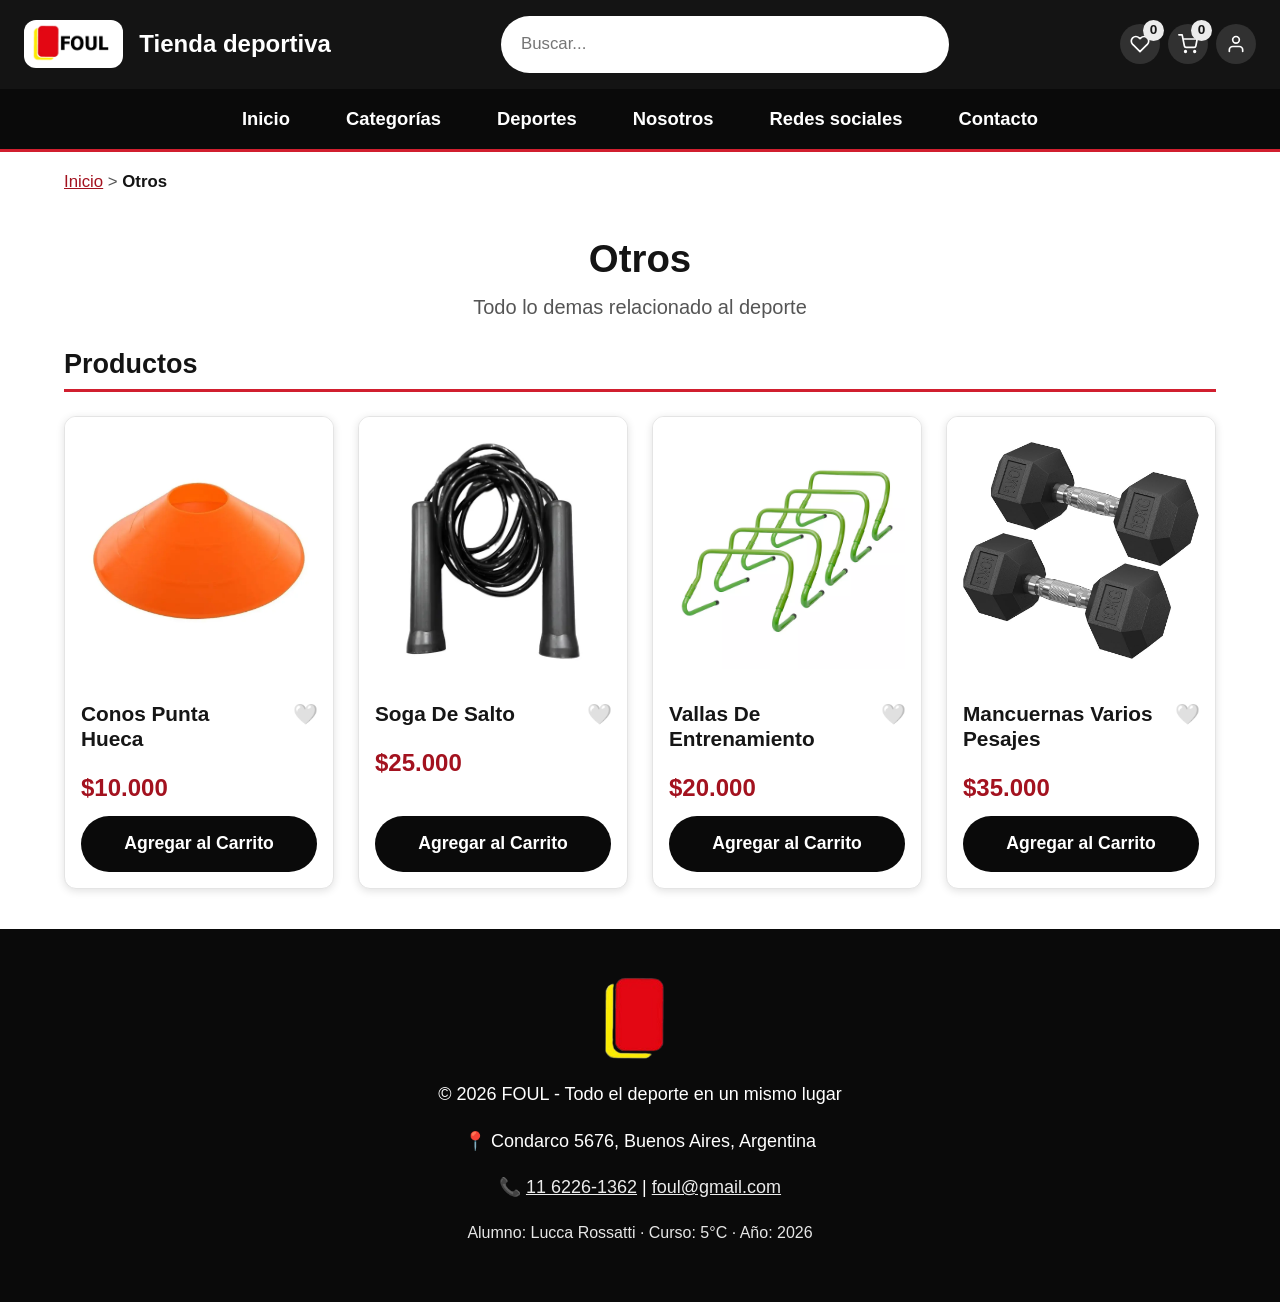
<file: otros.html>
<!DOCTYPE html>
<html lang="es">
<head>
    <meta charset="UTF-8">
    <meta name="viewport" content="width=device-width, initial-scale=1.0">
    <meta name="description" content="Otros productos de entrenamiento en FOUL: conos, sogas, vallas y mancuernas.">
    <title>OtrosRopa - FOUL</title>
    <link rel="icon" type="image/png" href="Imagenes/LogoAlternativo.png">
    <link rel="stylesheet" href="styles.css">
</head>
<body>
    <a class="skip-link" href="#contenido">Saltar al contenido</a>
    <header>
        <div class="header-container">
            <div class="header-brand">
                <a href="index.html" class="logo-container">
                    <img src="Imagenes/LogoPrincipal.png" alt="FOUL Logo" class="logo-img">
                </a>
                <h1 class="site-title">Tienda deportiva</h1>
            </div>
            <div class="search-bar">
                <input type="text" placeholder="Buscar..." aria-label="Buscar productos">
                <div class="search-panel" aria-label="Búsquedas rápidas">
                    <p class="search-panel-title">Búsquedas rápidas</p>
                    <div class="search-panel-links">
                        <a href="calzado.html">Calzado</a>
                        <a href="remeras.html">Remeras</a>
                        <a href="pantalones.html">Pantalones</a>
                        <a href="accesorios.html">Accesorios</a>
                        <a href="otros.html">Otros</a>
                        <a href="futbol.html">Fútbol</a>
                        <a href="basket.html">Básquet</a>
                        <a href="tenis.html">Tenis</a>
                        <a href="rugby.html">Rugby</a>
                        <a href="hockey.html">Hockey</a>
                        <a href="otros-deportes.html">Otros deportes</a>
                    </div>
                </div>
            </div>
            <div class="header-actions">
                <button class="header-btn" title="Favoritos" aria-label="Favoritos"><svg viewBox="0 0 24 24" width="20" height="20" fill="none" stroke="currentColor" stroke-width="2" stroke-linecap="round" stroke-linejoin="round" aria-hidden="true"><path d="M20.84 4.61a5.5 5.5 0 0 0-7.78 0L12 5.67l-1.06-1.06a5.5 5.5 0 0 0-7.78 7.78l1.06 1.06L12 21.23l7.78-7.78 1.06-1.06a5.5 5.5 0 0 0 0-7.78z"/></svg><span class="badge">0</span></button>
                <button class="header-btn" title="Carrito" aria-label="Carrito"><svg viewBox="0 0 24 24" width="20" height="20" fill="none" stroke="currentColor" stroke-width="2" stroke-linecap="round" stroke-linejoin="round" aria-hidden="true"><circle cx="9" cy="21" r="1"/><circle cx="20" cy="21" r="1"/><path d="M1 1h4l2.68 13.39a2 2 0 0 0 2 1.61h9.72a2 2 0 0 0 2-1.61L23 6H6"/></svg><span class="badge">0</span></button>
                <a href="micuenta.html" class="header-btn" title="Mi Cuenta" aria-label="Mi Cuenta"><svg viewBox="0 0 24 24" width="20" height="20" fill="none" stroke="currentColor" stroke-width="2" stroke-linecap="round" stroke-linejoin="round" aria-hidden="true"><path d="M20 21v-2a4 4 0 0 0-4-4H8a4 4 0 0 0-4 4v2"/><circle cx="12" cy="7" r="4"/></svg></a>
            </div>
        </div>

        <input type="checkbox" id="menu-toggle" class="menu-toggle" aria-label="Mostrar u ocultar el menú">
        <label for="menu-toggle" class="menu-btn"><span aria-hidden="true">☰</span> Menú</label>

        <nav class="main-nav" aria-label="Navegación principal">
            <ul>
                <li><a href="index.html">Inicio</a></li>
                <li tabindex="0">
                    Categorías
                    <ul>
                        <li><a href="calzado.html">Calzado</a></li>
                        <li><a href="remeras.html">Remeras</a></li>
                        <li><a href="pantalones.html">Pantalones</a></li>
                        <li><a href="accesorios.html">Accesorios</a></li>
                        <li><a href="otros.html" aria-current="page">Otros</a></li>
                    </ul>
                </li>
                <li tabindex="0">
                    Deportes
                    <ul>
                        <li><a href="futbol.html">Fútbol</a></li>
                        <li><a href="basket.html">Básquet</a></li>
                        <li><a href="tenis.html">Tenis</a></li>
                        <li><a href="rugby.html">Rugby</a></li>
                        <li><a href="hockey.html">Hockey</a></li>
                        <li><a href="otros-deportes.html">Otros deportes</a></li>
                    </ul>
                </li>
                <li tabindex="0">
                    Nosotros
                    <ul>
                        <li><a href="nosotros.html">Sobre FOUL</a></li>
                        <li><a href="#sucursales">Nuestra sucursal</a></li>
                    </ul>
                </li>
                <li tabindex="0">
                    Redes sociales
                    <ul>
                        <li><a href="https://facebook.com" target="_blank" rel="noopener noreferrer">Facebook</a></li>
                        <li><a href="https://instagram.com" target="_blank" rel="noopener noreferrer">Instagram</a></li>
                        <li><a href="https://twitter.com" target="_blank" rel="noopener noreferrer">Twitter</a></li>
                        <li><a href="https://youtube.com" target="_blank" rel="noopener noreferrer">YouTube</a></li>
                    </ul>
                </li>
                <li><a href="#contacto">Contacto</a></li>
            </ul>
        </nav>
    </header>


    <main id="contenido">

    <nav class="breadcrumb" aria-label="Ruta de navegación">
       <a href="index.html">Inicio</a> > <span aria-current="page">Otros</span>
    </nav>

    <section class="category-header">
        <h2>Otros</h2>
        <p>Todo lo demas relacionado al deporte</p>
    </section>

    <section class="products-grid">

        <h2>Productos</h2>
        <div class="product-item">
            <div class="product-img-container">
                <img loading="lazy" src="Imagenes/Otros1.webp" alt="Conos Punta Hueca">
            </div>
            <div class="product-info">
                <h3>Conos Punta Hueca</h3>
                <span class="product-price">$10.000</span>
                <button class="btn-buy">Agregar al Carrito</button>
                <button class="fav" aria-label="Agregar a favoritos">🤍</button>
            </div>
        </div>

        <div class="product-item">
            <div class="product-img-container">
                <img loading="lazy" src="Imagenes/Otros2.webp" alt="Soga De Salto">
            </div>
            <div class="product-info">
                <h3>Soga De Salto</h3>
                <span class="product-price">$25.000</span>
                <button class="btn-buy">Agregar al Carrito</button>
                <button class="fav" aria-label="Agregar a favoritos">🤍</button>
            </div>
        </div>

        <div class="product-item">
            <div class="product-img-container">
                <img loading="lazy" src="Imagenes/Otros3.webp" alt="Vallas e Entrenamiento">
            </div>
            <div class="product-info">
                <h3>Vallas De Entrenamiento</h3>
                <span class="product-price">$20.000</span>
                <button class="btn-buy">Agregar al Carrito</button>
                <button class="fav" aria-label="Agregar a favoritos">🤍</button>
            </div>
        </div>

        <div class="product-item">
            <div class="product-img-container">
                <img loading="lazy" src="Imagenes/Otros4.jpg" alt="Mancuernas Varios Pesajes">
            </div>
            <div class="product-info">
                <h3>Mancuernas Varios Pesajes</h3>
                <span class="product-price">$35.000</span>
                <button class="btn-buy">Agregar al Carrito</button>
                <button class="fav" aria-label="Agregar a favoritos">🤍</button>
            </div>
        </div>
    </section>

    </main>

    <footer id="contacto">
        <img src="Imagenes/LogoAlternativo.png" alt="FOUL" class="footer-logo">
        <p>&copy; 2026 FOUL - Todo el deporte en un mismo lugar</p>
        <p id="sucursales">📍 Condarco 5676, Buenos Aires, Argentina</p>
        <p>📞 <a href="tel:1162261362">11 6226-1362</a> |  <a href="mailto:foul@gmail.com">foul@gmail.com</a></p>
        <p class="footer-student">Alumno: Lucca Rossatti · Curso: 5°C · Año: 2026</p>
    </footer>


</body>
</html>
</file>
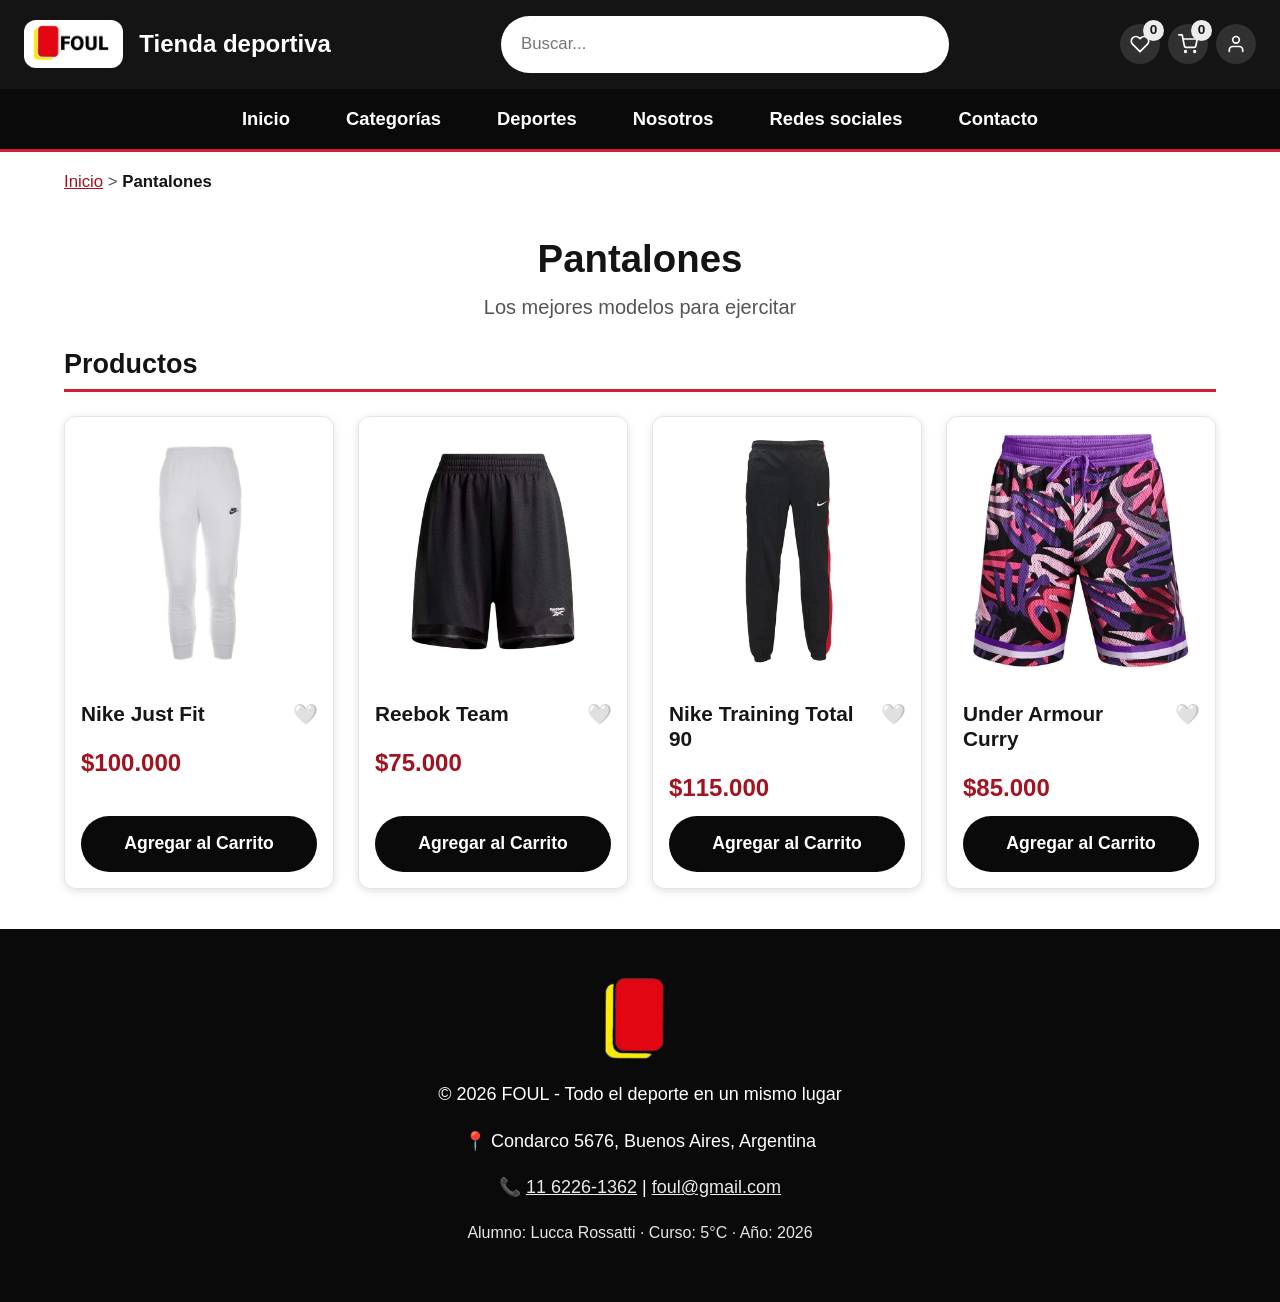
<file: pantalones.html>
<!DOCTYPE html>
<html lang="es">
<head>
    <meta charset="UTF-8">
    <meta name="viewport" content="width=device-width, initial-scale=1.0">
    <meta name="description" content="Pantalones y shorts deportivos en FOUL: Nike, Reebok y Under Armour para entrenar con comodidad.">
    <title>Pantalones - FOUL</title>
    <link rel="icon" type="image/png" href="Imagenes/LogoAlternativo.png">
    <link rel="stylesheet" href="styles.css">
</head>
<body>
    <a class="skip-link" href="#contenido">Saltar al contenido</a>
    <header>
        <div class="header-container">
            <div class="header-brand">
                <a href="index.html" class="logo-container">
                    <img src="Imagenes/LogoPrincipal.png" alt="FOUL Logo" class="logo-img">
                </a>
                <h1 class="site-title">Tienda deportiva</h1>
            </div>
            <div class="search-bar">
                <input type="text" placeholder="Buscar..." aria-label="Buscar productos">
                <div class="search-panel" aria-label="Búsquedas rápidas">
                    <p class="search-panel-title">Búsquedas rápidas</p>
                    <div class="search-panel-links">
                        <a href="calzado.html">Calzado</a>
                        <a href="remeras.html">Remeras</a>
                        <a href="pantalones.html">Pantalones</a>
                        <a href="accesorios.html">Accesorios</a>
                        <a href="otros.html">Otros</a>
                        <a href="futbol.html">Fútbol</a>
                        <a href="basket.html">Básquet</a>
                        <a href="tenis.html">Tenis</a>
                        <a href="rugby.html">Rugby</a>
                        <a href="hockey.html">Hockey</a>
                        <a href="otros-deportes.html">Otros deportes</a>
                    </div>
                </div>
            </div>
            <div class="header-actions">
                <button class="header-btn" title="Favoritos" aria-label="Favoritos"><svg viewBox="0 0 24 24" width="20" height="20" fill="none" stroke="currentColor" stroke-width="2" stroke-linecap="round" stroke-linejoin="round" aria-hidden="true"><path d="M20.84 4.61a5.5 5.5 0 0 0-7.78 0L12 5.67l-1.06-1.06a5.5 5.5 0 0 0-7.78 7.78l1.06 1.06L12 21.23l7.78-7.78 1.06-1.06a5.5 5.5 0 0 0 0-7.78z"/></svg><span class="badge">0</span></button>
                <button class="header-btn" title="Carrito" aria-label="Carrito"><svg viewBox="0 0 24 24" width="20" height="20" fill="none" stroke="currentColor" stroke-width="2" stroke-linecap="round" stroke-linejoin="round" aria-hidden="true"><circle cx="9" cy="21" r="1"/><circle cx="20" cy="21" r="1"/><path d="M1 1h4l2.68 13.39a2 2 0 0 0 2 1.61h9.72a2 2 0 0 0 2-1.61L23 6H6"/></svg><span class="badge">0</span></button>
                <a href="micuenta.html" class="header-btn" title="Mi Cuenta" aria-label="Mi Cuenta"><svg viewBox="0 0 24 24" width="20" height="20" fill="none" stroke="currentColor" stroke-width="2" stroke-linecap="round" stroke-linejoin="round" aria-hidden="true"><path d="M20 21v-2a4 4 0 0 0-4-4H8a4 4 0 0 0-4 4v2"/><circle cx="12" cy="7" r="4"/></svg></a>
            </div>
        </div>

        <input type="checkbox" id="menu-toggle" class="menu-toggle" aria-label="Mostrar u ocultar el menú">
        <label for="menu-toggle" class="menu-btn"><span aria-hidden="true">☰</span> Menú</label>

        <nav class="main-nav" aria-label="Navegación principal">
            <ul>
                <li><a href="index.html">Inicio</a></li>
                <li tabindex="0">
                    Categorías
                    <ul>
                        <li><a href="calzado.html">Calzado</a></li>
                        <li><a href="remeras.html">Remeras</a></li>
                        <li><a href="pantalones.html" aria-current="page">Pantalones</a></li>
                        <li><a href="accesorios.html">Accesorios</a></li>
                        <li><a href="otros.html">Otros</a></li>
                    </ul>
                </li>
                <li tabindex="0">
                    Deportes
                    <ul>
                        <li><a href="futbol.html">Fútbol</a></li>
                        <li><a href="basket.html">Básquet</a></li>
                        <li><a href="tenis.html">Tenis</a></li>
                        <li><a href="rugby.html">Rugby</a></li>
                        <li><a href="hockey.html">Hockey</a></li>
                        <li><a href="otros-deportes.html">Otros deportes</a></li>
                    </ul>
                </li>
                <li tabindex="0">
                    Nosotros
                    <ul>
                        <li><a href="nosotros.html">Sobre FOUL</a></li>
                        <li><a href="#sucursales">Nuestra sucursal</a></li>
                    </ul>
                </li>
                <li tabindex="0">
                    Redes sociales
                    <ul>
                        <li><a href="https://facebook.com" target="_blank" rel="noopener noreferrer">Facebook</a></li>
                        <li><a href="https://instagram.com" target="_blank" rel="noopener noreferrer">Instagram</a></li>
                        <li><a href="https://twitter.com" target="_blank" rel="noopener noreferrer">Twitter</a></li>
                        <li><a href="https://youtube.com" target="_blank" rel="noopener noreferrer">YouTube</a></li>
                    </ul>
                </li>
                <li><a href="#contacto">Contacto</a></li>
            </ul>
        </nav>
    </header>


    <main id="contenido">

    <nav class="breadcrumb" aria-label="Ruta de navegación">
       <a href="index.html">Inicio</a> > <span aria-current="page">Pantalones</span>
    </nav>

    <section class="category-header">
        <h2>Pantalones</h2>
        <p>Los mejores modelos para ejercitar</p>
    </section>

    <section class="products-grid">

        <h2>Productos</h2>
        <div class="product-item">
            <div class="product-img-container">
                <img loading="lazy" src="Imagenes/Pantalon1.jpg" alt="Nike Just Fit">
            </div>
            <div class="product-info">
                <h3>Nike Just Fit</h3>
                <span class="product-price">$100.000</span>
                <button class="btn-buy">Agregar al Carrito</button>
                <button class="fav" aria-label="Agregar a favoritos">🤍</button>
            </div>
        </div>

        <div class="product-item">
            <div class="product-img-container">
                <img loading="lazy" src="Imagenes/Pantalon2.webp" alt="Reebok Team">
            </div>
            <div class="product-info">
                <h3>Reebok Team</h3>
                <span class="product-price">$75.000</span>
                <button class="btn-buy">Agregar al Carrito</button>
                <button class="fav" aria-label="Agregar a favoritos">🤍</button>
            </div>
        </div>

        <div class="product-item">
            <div class="product-img-container">
                <img loading="lazy" src="Imagenes/Pantalon3.webp" alt="Nike Training Total 90">
            </div>
            <div class="product-info">
                <h3>Nike Training Total 90</h3>
                <span class="product-price">$115.000</span>
                <button class="btn-buy">Agregar al Carrito</button>
                <button class="fav" aria-label="Agregar a favoritos">🤍</button>
            </div>
        </div>

         <div class="product-item">
            <div class="product-img-container">
                <img loading="lazy" src="Imagenes/Pantalon4.jpg" alt="Under Armour Curry">
            </div>
            <div class="product-info">
                <h3>Under Armour Curry</h3>
                <span class="product-price">$85.000</span>
                <button class="btn-buy">Agregar al Carrito</button>
                <button class="fav" aria-label="Agregar a favoritos">🤍</button>
            </div>
        </div>
    </section>

    </main>

    <footer id="contacto">
        <img src="Imagenes/LogoAlternativo.png" alt="FOUL" class="footer-logo">
        <p>&copy; 2026 FOUL - Todo el deporte en un mismo lugar</p>
        <p id="sucursales">📍 Condarco 5676, Buenos Aires, Argentina</p>
        <p>📞 <a href="tel:1162261362">11 6226-1362</a> |  <a href="mailto:foul@gmail.com">foul@gmail.com</a></p>
        <p class="footer-student">Alumno: Lucca Rossatti · Curso: 5°C · Año: 2026</p>
    </footer>


</body>
</html>
</file>
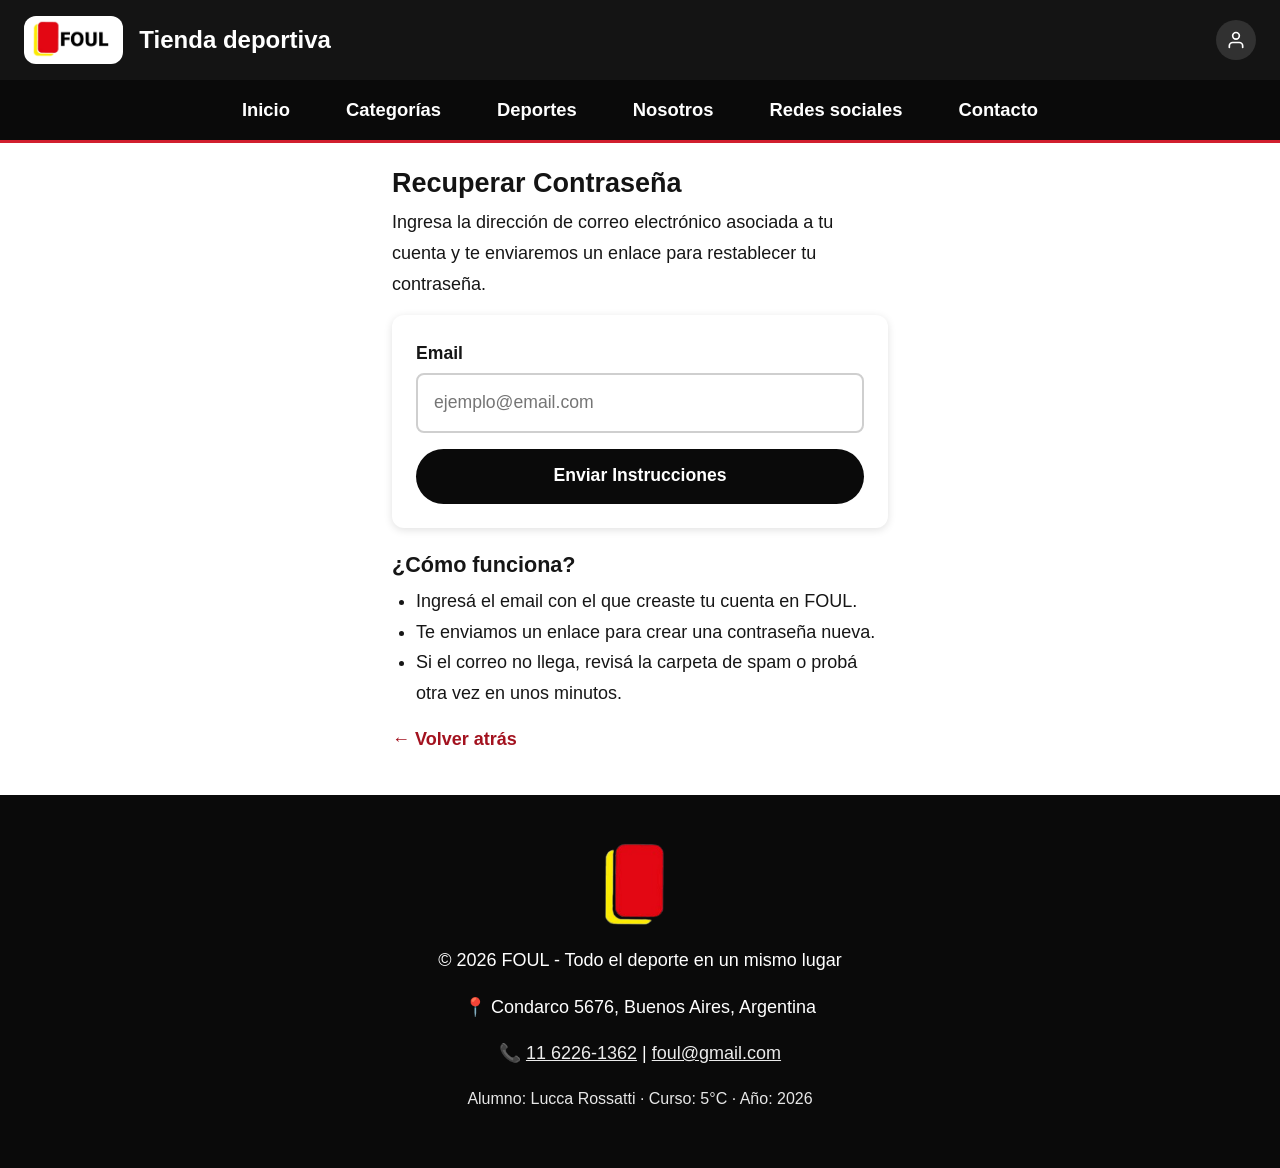
<file: recuperar.html>
<!DOCTYPE html>
<html lang="es">
<head>
    <meta charset="UTF-8">
    <meta name="viewport" content="width=device-width, initial-scale=1.0">
    <meta name="description" content="Recuperá el acceso a tu cuenta de FOUL con tu correo electrónico.">
    <title>Recuperar Contraseña - FOUL</title>
    <link rel="icon" type="image/png" href="Imagenes/LogoAlternativo.png">
    <link rel="stylesheet" href="styles.css">
</head>
<body class="page-cuenta">

    <header>
        <div class="header-container">
            <div class="header-brand">
                <a href="index.html" class="logo-container">
                    <img src="Imagenes/LogoPrincipal.png" alt="FOUL Logo" class="logo-img">
                </a>
                <h1 class="site-title">Tienda deportiva</h1>
            </div>
            <div class="header-actions">
                <a href="micuenta.html" class="header-btn" title="Mi Cuenta" aria-label="Mi Cuenta"><svg viewBox="0 0 24 24" width="20" height="20" fill="none" stroke="currentColor" stroke-width="2" stroke-linecap="round" stroke-linejoin="round" aria-hidden="true"><path d="M20 21v-2a4 4 0 0 0-4-4H8a4 4 0 0 0-4 4v2"/><circle cx="12" cy="7" r="4"/></svg></a>
            </div>
        </div>

        <input type="checkbox" id="menu-toggle" class="menu-toggle" aria-label="Mostrar u ocultar el menú">
        <label for="menu-toggle" class="menu-btn"><span aria-hidden="true">☰</span> Menú</label>

        <nav class="main-nav" aria-label="Navegación principal">
            <ul>
                <li><a href="index.html">Inicio</a></li>
                <li tabindex="0">
                    Categorías
                    <ul>
                        <li><a href="calzado.html">Calzado</a></li>
                        <li><a href="remeras.html">Remeras</a></li>
                        <li><a href="pantalones.html">Pantalones</a></li>
                        <li><a href="accesorios.html">Accesorios</a></li>
                        <li><a href="otros.html">Otros</a></li>
                    </ul>
                </li>
                <li tabindex="0">
                    Deportes
                    <ul>
                        <li><a href="futbol.html">Fútbol</a></li>
                        <li><a href="basket.html">Básquet</a></li>
                        <li><a href="tenis.html">Tenis</a></li>
                        <li><a href="rugby.html">Rugby</a></li>
                        <li><a href="hockey.html">Hockey</a></li>
                        <li><a href="otros-deportes.html">Otros deportes</a></li>
                    </ul>
                </li>
                <li tabindex="0">
                    Nosotros
                    <ul>
                        <li><a href="nosotros.html">Sobre FOUL</a></li>
                        <li><a href="#sucursales">Nuestra sucursal</a></li>
                    </ul>
                </li>
                <li tabindex="0">
                    Redes sociales
                    <ul>
                        <li><a href="https://facebook.com" target="_blank" rel="noopener noreferrer">Facebook</a></li>
                        <li><a href="https://instagram.com" target="_blank" rel="noopener noreferrer">Instagram</a></li>
                        <li><a href="https://twitter.com" target="_blank" rel="noopener noreferrer">Twitter</a></li>
                        <li><a href="https://youtube.com" target="_blank" rel="noopener noreferrer">YouTube</a></li>
                    </ul>
                </li>
                <li><a href="#contacto">Contacto</a></li>
            </ul>
        </nav>
    </header>


    <main id="contenido">

    <section class="recovery-container">

        <div id="recoveryFormContent">
            <h2>Recuperar Contraseña</h2>
            <p>Ingresa la dirección de correo electrónico asociada a tu cuenta y te enviaremos un enlace para restablecer tu contraseña.</p>
            <form>
                <div class="form-group">
                    <label for="recEmail">Email</label>
                    <input id="recEmail" autocomplete="email" type="email" placeholder="ejemplo@email.com" required>
                </div>
                <button type="submit" class="submit-btn">Enviar Instrucciones</button>
            </form>

            <h3>¿Cómo funciona?</h3>
            <ul>
                <li>Ingresá el email con el que creaste tu cuenta en FOUL.</li>
                <li>Te enviamos un enlace para crear una contraseña nueva.</li>
                <li>Si el correo no llega, revisá la carpeta de spam o probá otra vez en unos minutos.</li>
            </ul>
        </div>

        <a href="micuenta.html" class="back-link">← Volver atrás</a>

    </section>

    </main>

    <footer id="contacto">
        <img src="Imagenes/LogoAlternativo.png" alt="FOUL" class="footer-logo">
        <p>&copy; 2026 FOUL - Todo el deporte en un mismo lugar</p>
        <p id="sucursales">📍 Condarco 5676, Buenos Aires, Argentina</p>
        <p>📞 <a href="tel:1162261362">11 6226-1362</a> |  <a href="mailto:foul@gmail.com">foul@gmail.com</a></p>
        <p class="footer-student">Alumno: Lucca Rossatti · Curso: 5°C · Año: 2026</p>
    </footer>

</body>
</html>
</file>
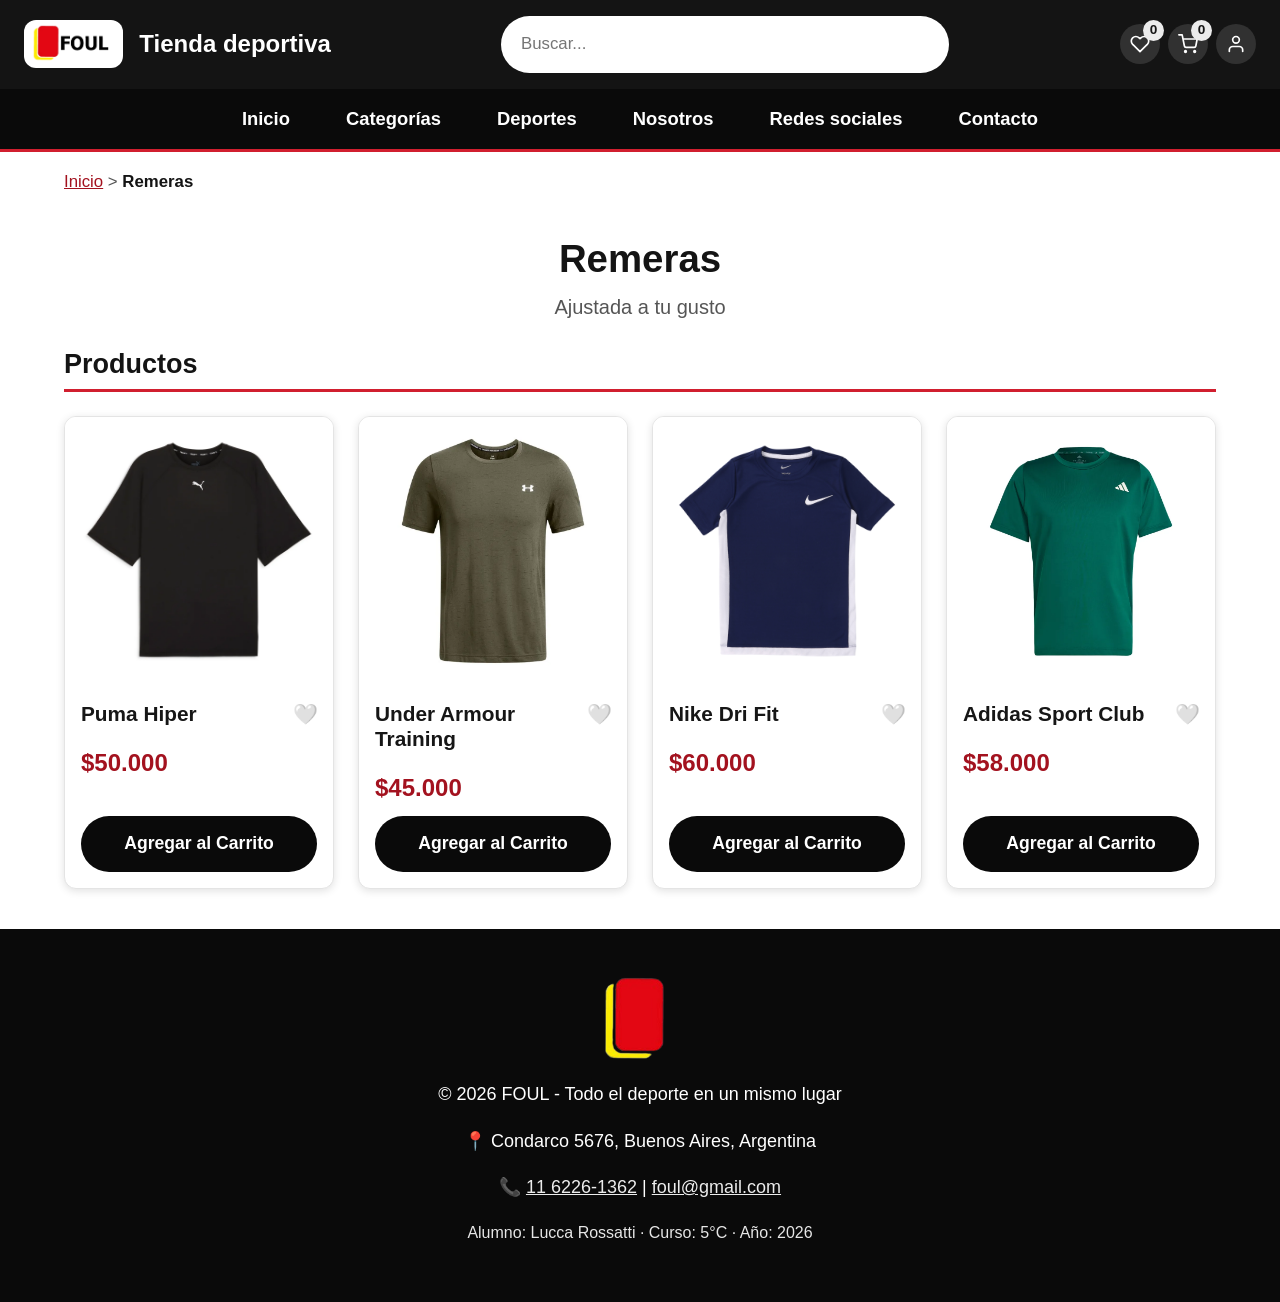
<file: remeras.html>
<!DOCTYPE html>
<html lang="es">
<head>
    <meta charset="UTF-8">
    <meta name="viewport" content="width=device-width, initial-scale=1.0">
    <meta name="description" content="Remeras deportivas en FOUL: modelos de Puma, Under Armour, Nike y Adidas para entrenar y competir.">
    <title>Remeras - FOUL</title>
    <link rel="icon" type="image/png" href="Imagenes/LogoAlternativo.png">
    <link rel="stylesheet" href="styles.css">
</head>
<body>
    <a class="skip-link" href="#contenido">Saltar al contenido</a>
    <header>
        <div class="header-container">
            <div class="header-brand">
                <a href="index.html" class="logo-container">
                    <img src="Imagenes/LogoPrincipal.png" alt="FOUL Logo" class="logo-img">
                </a>
                <h1 class="site-title">Tienda deportiva</h1>
            </div>
            <div class="search-bar">
                <input type="text" placeholder="Buscar..." aria-label="Buscar productos">
                <div class="search-panel" aria-label="Búsquedas rápidas">
                    <p class="search-panel-title">Búsquedas rápidas</p>
                    <div class="search-panel-links">
                        <a href="calzado.html">Calzado</a>
                        <a href="remeras.html">Remeras</a>
                        <a href="pantalones.html">Pantalones</a>
                        <a href="accesorios.html">Accesorios</a>
                        <a href="otros.html">Otros</a>
                        <a href="futbol.html">Fútbol</a>
                        <a href="basket.html">Básquet</a>
                        <a href="tenis.html">Tenis</a>
                        <a href="rugby.html">Rugby</a>
                        <a href="hockey.html">Hockey</a>
                        <a href="otros-deportes.html">Otros deportes</a>
                    </div>
                </div>
            </div>
            <div class="header-actions">
                <button class="header-btn" title="Favoritos" aria-label="Favoritos"><svg viewBox="0 0 24 24" width="20" height="20" fill="none" stroke="currentColor" stroke-width="2" stroke-linecap="round" stroke-linejoin="round" aria-hidden="true"><path d="M20.84 4.61a5.5 5.5 0 0 0-7.78 0L12 5.67l-1.06-1.06a5.5 5.5 0 0 0-7.78 7.78l1.06 1.06L12 21.23l7.78-7.78 1.06-1.06a5.5 5.5 0 0 0 0-7.78z"/></svg><span class="badge">0</span></button>
                <button class="header-btn" title="Carrito" aria-label="Carrito"><svg viewBox="0 0 24 24" width="20" height="20" fill="none" stroke="currentColor" stroke-width="2" stroke-linecap="round" stroke-linejoin="round" aria-hidden="true"><circle cx="9" cy="21" r="1"/><circle cx="20" cy="21" r="1"/><path d="M1 1h4l2.68 13.39a2 2 0 0 0 2 1.61h9.72a2 2 0 0 0 2-1.61L23 6H6"/></svg><span class="badge">0</span></button>
                <a href="micuenta.html" class="header-btn" title="Mi Cuenta" aria-label="Mi Cuenta"><svg viewBox="0 0 24 24" width="20" height="20" fill="none" stroke="currentColor" stroke-width="2" stroke-linecap="round" stroke-linejoin="round" aria-hidden="true"><path d="M20 21v-2a4 4 0 0 0-4-4H8a4 4 0 0 0-4 4v2"/><circle cx="12" cy="7" r="4"/></svg></a>
            </div>
        </div>

        <input type="checkbox" id="menu-toggle" class="menu-toggle" aria-label="Mostrar u ocultar el menú">
        <label for="menu-toggle" class="menu-btn"><span aria-hidden="true">☰</span> Menú</label>

        <nav class="main-nav" aria-label="Navegación principal">
            <ul>
                <li><a href="index.html">Inicio</a></li>
                <li tabindex="0">
                    Categorías
                    <ul>
                        <li><a href="calzado.html">Calzado</a></li>
                        <li><a href="remeras.html" aria-current="page">Remeras</a></li>
                        <li><a href="pantalones.html">Pantalones</a></li>
                        <li><a href="accesorios.html">Accesorios</a></li>
                        <li><a href="otros.html">Otros</a></li>
                    </ul>
                </li>
                <li tabindex="0">
                    Deportes
                    <ul>
                        <li><a href="futbol.html">Fútbol</a></li>
                        <li><a href="basket.html">Básquet</a></li>
                        <li><a href="tenis.html">Tenis</a></li>
                        <li><a href="rugby.html">Rugby</a></li>
                        <li><a href="hockey.html">Hockey</a></li>
                        <li><a href="otros-deportes.html">Otros deportes</a></li>
                    </ul>
                </li>
                <li tabindex="0">
                    Nosotros
                    <ul>
                        <li><a href="nosotros.html">Sobre FOUL</a></li>
                        <li><a href="#sucursales">Nuestra sucursal</a></li>
                    </ul>
                </li>
                <li tabindex="0">
                    Redes sociales
                    <ul>
                        <li><a href="https://facebook.com" target="_blank" rel="noopener noreferrer">Facebook</a></li>
                        <li><a href="https://instagram.com" target="_blank" rel="noopener noreferrer">Instagram</a></li>
                        <li><a href="https://twitter.com" target="_blank" rel="noopener noreferrer">Twitter</a></li>
                        <li><a href="https://youtube.com" target="_blank" rel="noopener noreferrer">YouTube</a></li>
                    </ul>
                </li>
                <li><a href="#contacto">Contacto</a></li>
            </ul>
        </nav>
    </header>


    <main id="contenido">

    <nav class="breadcrumb" aria-label="Ruta de navegación">
       <a href="index.html">Inicio</a> > <span aria-current="page">Remeras</span>
    </nav>

    <section class="category-header">
        <h2>Remeras</h2>
        <p>Ajustada a tu gusto</p>
    </section>

    <section class="products-grid">

        <h2>Productos</h2>
        <div class="product-item">
            <div class="product-img-container">
                <img loading="lazy" src="Imagenes/Remera1.webp" alt="Puma">
            </div>
            <div class="product-info">
                <h3>Puma Hiper</h3>
                <span class="product-price">$50.000</span>
                <button class="btn-buy">Agregar al Carrito</button>
                <button class="fav" aria-label="Agregar a favoritos">🤍</button>
            </div>
        </div>

        <div class="product-item">
            <div class="product-img-container">
                <img loading="lazy" src="Imagenes/Remera2.webp" alt="Under Armour Training">
            </div>
            <div class="product-info">
                <h3>Under Armour Training</h3>
                <span class="product-price">$45.000</span>
                <button class="btn-buy">Agregar al Carrito</button>
                <button class="fav" aria-label="Agregar a favoritos">🤍</button>
            </div>
        </div>

        <div class="product-item">
            <div class="product-img-container">
                <img loading="lazy" src="Imagenes/Remera3.jpeg" alt="Nike Dri Fit">
            </div>
            <div class="product-info">
                <h3>Nike Dri Fit</h3>
                <span class="product-price">$60.000</span>
                <button class="btn-buy">Agregar al Carrito</button>
                <button class="fav" aria-label="Agregar a favoritos">🤍</button>
            </div>
        </div>

        <div class="product-item">
            <div class="product-img-container">
                <img loading="lazy" src="Imagenes/Remera4.webp" alt="Adidas Sport Club">
            </div>
            <div class="product-info">
                <h3>Adidas Sport Club</h3>
                <span class="product-price">$58.000</span>
                <button class="btn-buy">Agregar al Carrito</button>
                <button class="fav" aria-label="Agregar a favoritos">🤍</button>
            </div>
        </div>
    </section>

    </main>

    <footer id="contacto">
        <img src="Imagenes/LogoAlternativo.png" alt="FOUL" class="footer-logo">
        <p>&copy; 2026 FOUL - Todo el deporte en un mismo lugar</p>
        <p id="sucursales">📍 Condarco 5676, Buenos Aires, Argentina</p>
        <p>📞 <a href="tel:1162261362">11 6226-1362</a> |  <a href="mailto:foul@gmail.com">foul@gmail.com</a></p>
        <p class="footer-student">Alumno: Lucca Rossatti · Curso: 5°C · Año: 2026</p>
    </footer>


</body>
</html>
</file>
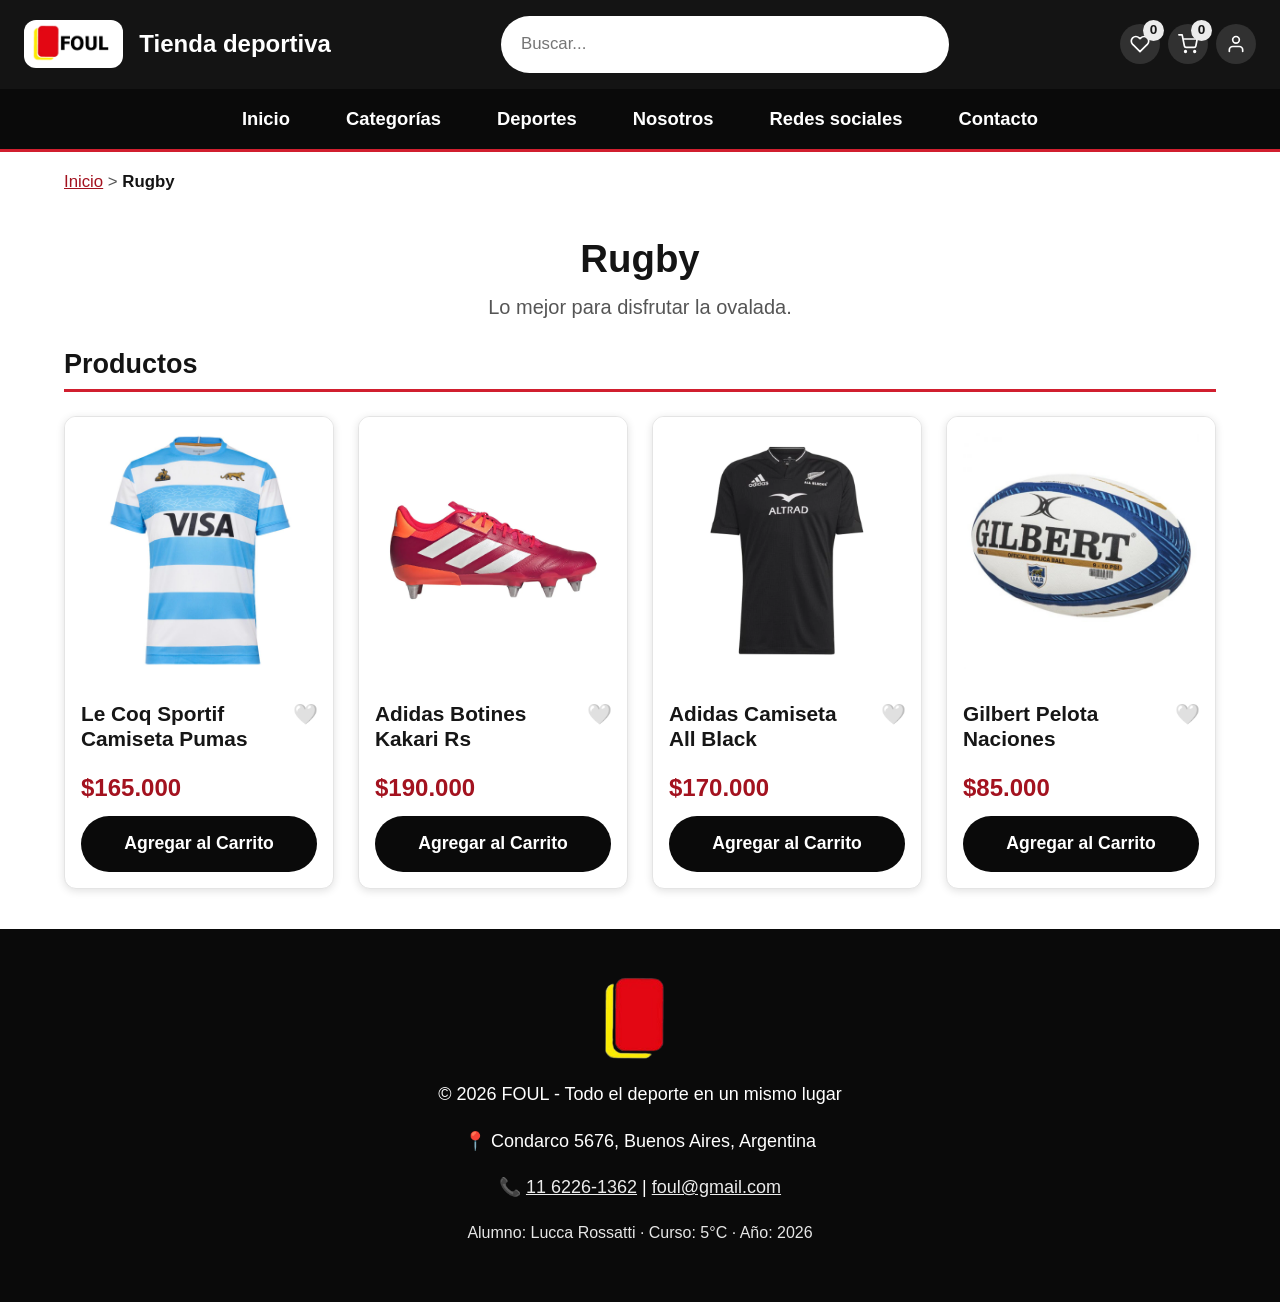
<file: rugby.html>
<!DOCTYPE html>
<html lang="es">
<head>
    <meta charset="UTF-8">
    <meta name="viewport" content="width=device-width, initial-scale=1.0">
    <meta name="description" content="Productos de rugby en FOUL: camisetas, botines y pelotas oficiales.">
    <title>Rugby - FOUL</title>
    <link rel="icon" type="image/png" href="Imagenes/LogoAlternativo.png">
    <link rel="stylesheet" href="styles.css">
</head>
<body>
    <a class="skip-link" href="#contenido">Saltar al contenido</a>
    <header>
        <div class="header-container">
            <div class="header-brand">
                <a href="index.html" class="logo-container">
                    <img src="Imagenes/LogoPrincipal.png" alt="FOUL Logo" class="logo-img">
                </a>
                <h1 class="site-title">Tienda deportiva</h1>
            </div>
            <div class="search-bar">
                <input type="text" placeholder="Buscar..." aria-label="Buscar productos">
                <div class="search-panel" aria-label="Búsquedas rápidas">
                    <p class="search-panel-title">Búsquedas rápidas</p>
                    <div class="search-panel-links">
                        <a href="calzado.html">Calzado</a>
                        <a href="remeras.html">Remeras</a>
                        <a href="pantalones.html">Pantalones</a>
                        <a href="accesorios.html">Accesorios</a>
                        <a href="otros.html">Otros</a>
                        <a href="futbol.html">Fútbol</a>
                        <a href="basket.html">Básquet</a>
                        <a href="tenis.html">Tenis</a>
                        <a href="rugby.html">Rugby</a>
                        <a href="hockey.html">Hockey</a>
                        <a href="otros-deportes.html">Otros deportes</a>
                    </div>
                </div>
            </div>
            <div class="header-actions">
                <button class="header-btn" title="Favoritos" aria-label="Favoritos"><svg viewBox="0 0 24 24" width="20" height="20" fill="none" stroke="currentColor" stroke-width="2" stroke-linecap="round" stroke-linejoin="round" aria-hidden="true"><path d="M20.84 4.61a5.5 5.5 0 0 0-7.78 0L12 5.67l-1.06-1.06a5.5 5.5 0 0 0-7.78 7.78l1.06 1.06L12 21.23l7.78-7.78 1.06-1.06a5.5 5.5 0 0 0 0-7.78z"/></svg><span class="badge">0</span></button>
                <button class="header-btn" title="Carrito" aria-label="Carrito"><svg viewBox="0 0 24 24" width="20" height="20" fill="none" stroke="currentColor" stroke-width="2" stroke-linecap="round" stroke-linejoin="round" aria-hidden="true"><circle cx="9" cy="21" r="1"/><circle cx="20" cy="21" r="1"/><path d="M1 1h4l2.68 13.39a2 2 0 0 0 2 1.61h9.72a2 2 0 0 0 2-1.61L23 6H6"/></svg><span class="badge">0</span></button>
                <a href="micuenta.html" class="header-btn" title="Mi Cuenta" aria-label="Mi Cuenta"><svg viewBox="0 0 24 24" width="20" height="20" fill="none" stroke="currentColor" stroke-width="2" stroke-linecap="round" stroke-linejoin="round" aria-hidden="true"><path d="M20 21v-2a4 4 0 0 0-4-4H8a4 4 0 0 0-4 4v2"/><circle cx="12" cy="7" r="4"/></svg></a>
            </div>
        </div>

        <input type="checkbox" id="menu-toggle" class="menu-toggle" aria-label="Mostrar u ocultar el menú">
        <label for="menu-toggle" class="menu-btn"><span aria-hidden="true">☰</span> Menú</label>

        <nav class="main-nav" aria-label="Navegación principal">
            <ul>
                <li><a href="index.html">Inicio</a></li>
                <li tabindex="0">
                    Categorías
                    <ul>
                        <li><a href="calzado.html">Calzado</a></li>
                        <li><a href="remeras.html">Remeras</a></li>
                        <li><a href="pantalones.html">Pantalones</a></li>
                        <li><a href="accesorios.html">Accesorios</a></li>
                        <li><a href="otros.html">Otros</a></li>
                    </ul>
                </li>
                <li tabindex="0">
                    Deportes
                    <ul>
                        <li><a href="futbol.html">Fútbol</a></li>
                        <li><a href="basket.html">Básquet</a></li>
                        <li><a href="tenis.html">Tenis</a></li>
                        <li><a href="rugby.html" aria-current="page">Rugby</a></li>
                        <li><a href="hockey.html">Hockey</a></li>
                        <li><a href="otros-deportes.html">Otros deportes</a></li>
                    </ul>
                </li>
                <li tabindex="0">
                    Nosotros
                    <ul>
                        <li><a href="nosotros.html">Sobre FOUL</a></li>
                        <li><a href="#sucursales">Nuestra sucursal</a></li>
                    </ul>
                </li>
                <li tabindex="0">
                    Redes sociales
                    <ul>
                        <li><a href="https://facebook.com" target="_blank" rel="noopener noreferrer">Facebook</a></li>
                        <li><a href="https://instagram.com" target="_blank" rel="noopener noreferrer">Instagram</a></li>
                        <li><a href="https://twitter.com" target="_blank" rel="noopener noreferrer">Twitter</a></li>
                        <li><a href="https://youtube.com" target="_blank" rel="noopener noreferrer">YouTube</a></li>
                    </ul>
                </li>
                <li><a href="#contacto">Contacto</a></li>
            </ul>
        </nav>
    </header>


    <main id="contenido">

    <nav class="breadcrumb" aria-label="Ruta de navegación">
       <a href="index.html">Inicio</a> > <span aria-current="page">Rugby</span>
    </nav>

    <section class="category-header">
        <h2>Rugby</h2>
        <p>Lo mejor para disfrutar la ovalada.</p>
    </section>

    <section class="products-grid">

        <h2>Productos</h2>
        <div class="product-item">
            <div class="product-img-container">
                <img loading="lazy" src="Imagenes/rugby1.jpg" alt="Le Coq Sportif Camiseta Pumas">
            </div>
            <div class="product-info">
                <h3>Le Coq Sportif Camiseta Pumas</h3>
                <span class="product-price">$165.000</span>
                <button class="btn-buy">Agregar al Carrito</button>
                <button class="fav" aria-label="Agregar a favoritos">🤍</button>
            </div>
        </div>

        <div class="product-item">
            <div class="product-img-container">
                <img loading="lazy" src="Imagenes/rugby2.webp" alt="Adidas Botines Kakari Rs">
            </div>
            <div class="product-info">
                <h3>Adidas Botines Kakari Rs</h3>
                <span class="product-price">$190.000</span>
                <button class="btn-buy">Agregar al Carrito</button>
                <button class="fav" aria-label="Agregar a favoritos">🤍</button>
            </div>
        </div>

        <div class="product-item">
            <div class="product-img-container">
                <img loading="lazy" src="Imagenes/rugby3.webp" alt="Adidas Camiseta All Black">
            </div>
            <div class="product-info">
                <h3>Adidas Camiseta All Black</h3>
                <span class="product-price">$170.000</span>
                <button class="btn-buy">Agregar al Carrito</button>
                <button class="fav" aria-label="Agregar a favoritos">🤍</button>
            </div>
        </div>

        <div class="product-item">
            <div class="product-img-container">
                <img loading="lazy" src="Imagenes/rugby4.png" alt="Gilbert Pelota Naciones">
            </div>
            <div class="product-info">
                <h3>Gilbert Pelota Naciones</h3>
                <span class="product-price">$85.000</span>
                <button class="btn-buy">Agregar al Carrito</button>
                <button class="fav" aria-label="Agregar a favoritos">🤍</button>
            </div>
        </div>
    </section>

    </main>

    <footer id="contacto">
        <img src="Imagenes/LogoAlternativo.png" alt="FOUL" class="footer-logo">
        <p>&copy; 2026 FOUL - Todo el deporte en un mismo lugar</p>
        <p id="sucursales">📍 Condarco 5676, Buenos Aires, Argentina</p>
        <p>📞 <a href="tel:1162261362">11 6226-1362</a> |  <a href="mailto:foul@gmail.com">foul@gmail.com</a></p>
        <p class="footer-student">Alumno: Lucca Rossatti · Curso: 5°C · Año: 2026</p>
    </footer>


</body>
</html>
</file>
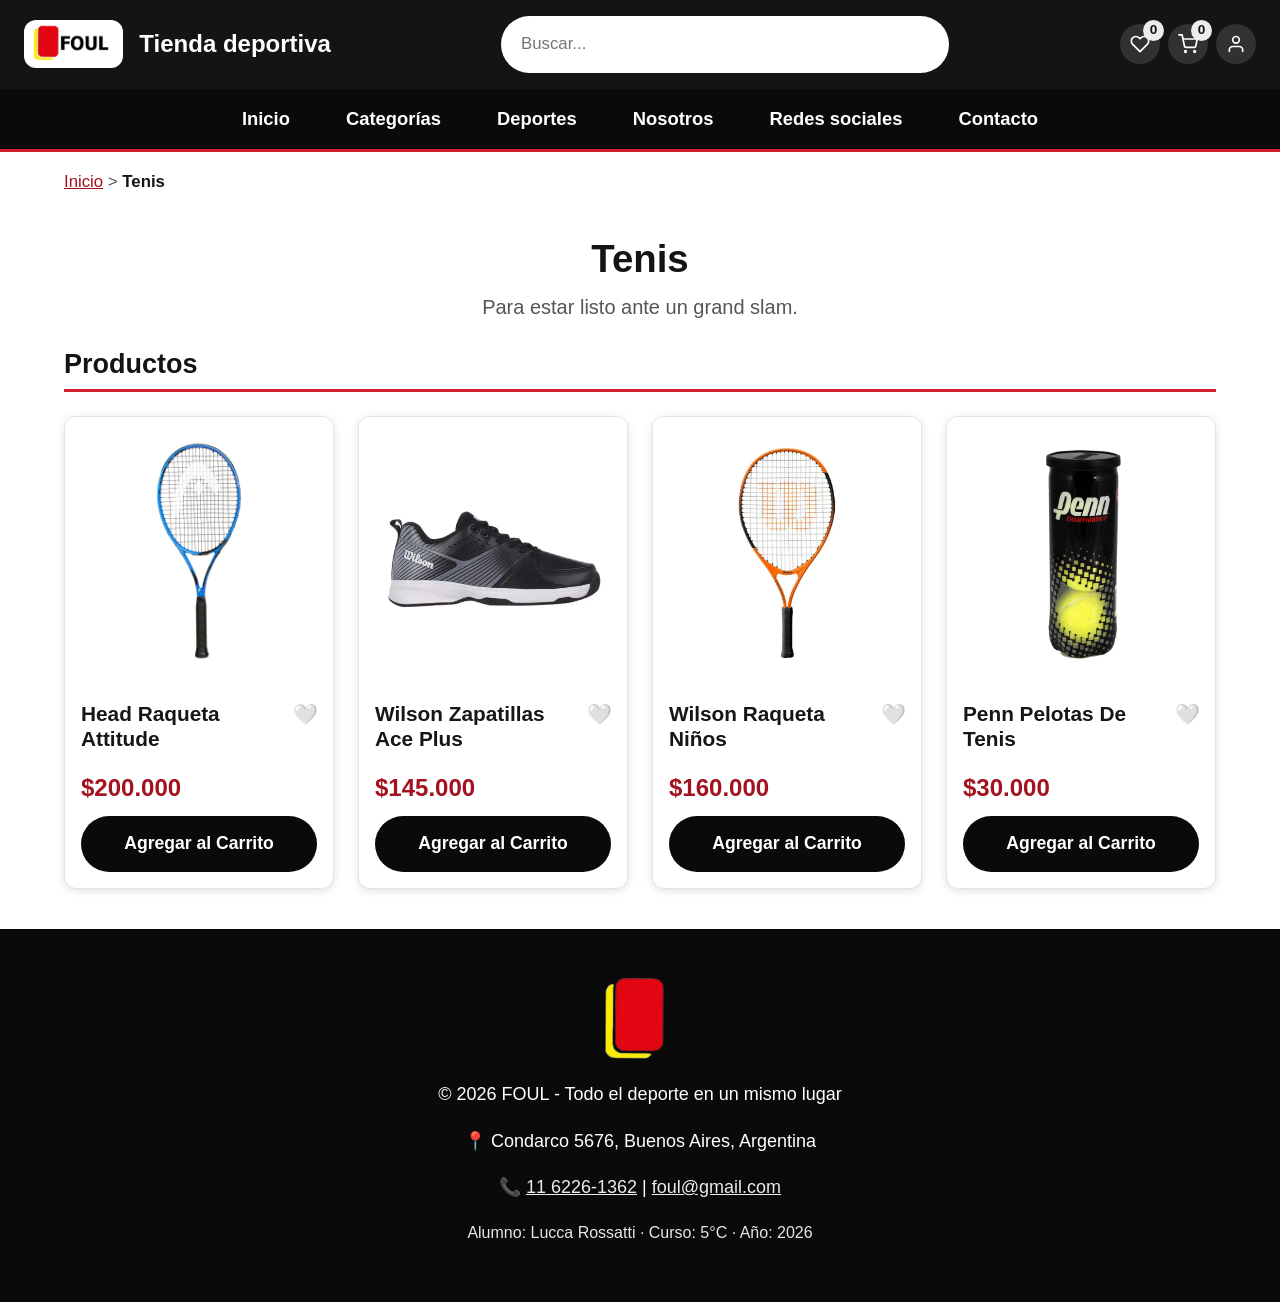
<file: tenis.html>
<!DOCTYPE html>
<html lang="es">
<head>
    <meta charset="UTF-8">
    <meta name="viewport" content="width=device-width, initial-scale=1.0">
    <meta name="description" content="Productos de tenis en FOUL: raquetas, zapatillas y pelotas de Head, Wilson y Penn.">
    <title>Tenis - FOUL</title>
    <link rel="icon" type="image/png" href="Imagenes/LogoAlternativo.png">
    <link rel="stylesheet" href="styles.css">
</head>
<body>
    <a class="skip-link" href="#contenido">Saltar al contenido</a>
    <header>
        <div class="header-container">
            <div class="header-brand">
                <a href="index.html" class="logo-container">
                    <img src="Imagenes/LogoPrincipal.png" alt="FOUL Logo" class="logo-img">
                </a>
                <h1 class="site-title">Tienda deportiva</h1>
            </div>
            <div class="search-bar">
                <input type="text" placeholder="Buscar..." aria-label="Buscar productos">
                <div class="search-panel" aria-label="Búsquedas rápidas">
                    <p class="search-panel-title">Búsquedas rápidas</p>
                    <div class="search-panel-links">
                        <a href="calzado.html">Calzado</a>
                        <a href="remeras.html">Remeras</a>
                        <a href="pantalones.html">Pantalones</a>
                        <a href="accesorios.html">Accesorios</a>
                        <a href="otros.html">Otros</a>
                        <a href="futbol.html">Fútbol</a>
                        <a href="basket.html">Básquet</a>
                        <a href="tenis.html">Tenis</a>
                        <a href="rugby.html">Rugby</a>
                        <a href="hockey.html">Hockey</a>
                        <a href="otros-deportes.html">Otros deportes</a>
                    </div>
                </div>
            </div>
            <div class="header-actions">
                <button class="header-btn" title="Favoritos" aria-label="Favoritos"><svg viewBox="0 0 24 24" width="20" height="20" fill="none" stroke="currentColor" stroke-width="2" stroke-linecap="round" stroke-linejoin="round" aria-hidden="true"><path d="M20.84 4.61a5.5 5.5 0 0 0-7.78 0L12 5.67l-1.06-1.06a5.5 5.5 0 0 0-7.78 7.78l1.06 1.06L12 21.23l7.78-7.78 1.06-1.06a5.5 5.5 0 0 0 0-7.78z"/></svg><span class="badge">0</span></button>
                <button class="header-btn" title="Carrito" aria-label="Carrito"><svg viewBox="0 0 24 24" width="20" height="20" fill="none" stroke="currentColor" stroke-width="2" stroke-linecap="round" stroke-linejoin="round" aria-hidden="true"><circle cx="9" cy="21" r="1"/><circle cx="20" cy="21" r="1"/><path d="M1 1h4l2.68 13.39a2 2 0 0 0 2 1.61h9.72a2 2 0 0 0 2-1.61L23 6H6"/></svg><span class="badge">0</span></button>
                <a href="micuenta.html" class="header-btn" title="Mi Cuenta" aria-label="Mi Cuenta"><svg viewBox="0 0 24 24" width="20" height="20" fill="none" stroke="currentColor" stroke-width="2" stroke-linecap="round" stroke-linejoin="round" aria-hidden="true"><path d="M20 21v-2a4 4 0 0 0-4-4H8a4 4 0 0 0-4 4v2"/><circle cx="12" cy="7" r="4"/></svg></a>
            </div>
        </div>

        <input type="checkbox" id="menu-toggle" class="menu-toggle" aria-label="Mostrar u ocultar el menú">
        <label for="menu-toggle" class="menu-btn"><span aria-hidden="true">☰</span> Menú</label>

        <nav class="main-nav" aria-label="Navegación principal">
            <ul>
                <li><a href="index.html">Inicio</a></li>
                <li tabindex="0">
                    Categorías
                    <ul>
                        <li><a href="calzado.html">Calzado</a></li>
                        <li><a href="remeras.html">Remeras</a></li>
                        <li><a href="pantalones.html">Pantalones</a></li>
                        <li><a href="accesorios.html">Accesorios</a></li>
                        <li><a href="otros.html">Otros</a></li>
                    </ul>
                </li>
                <li tabindex="0">
                    Deportes
                    <ul>
                        <li><a href="futbol.html">Fútbol</a></li>
                        <li><a href="basket.html">Básquet</a></li>
                        <li><a href="tenis.html" aria-current="page">Tenis</a></li>
                        <li><a href="rugby.html">Rugby</a></li>
                        <li><a href="hockey.html">Hockey</a></li>
                        <li><a href="otros-deportes.html">Otros deportes</a></li>
                    </ul>
                </li>
                <li tabindex="0">
                    Nosotros
                    <ul>
                        <li><a href="nosotros.html">Sobre FOUL</a></li>
                        <li><a href="#sucursales">Nuestra sucursal</a></li>
                    </ul>
                </li>
                <li tabindex="0">
                    Redes sociales
                    <ul>
                        <li><a href="https://facebook.com" target="_blank" rel="noopener noreferrer">Facebook</a></li>
                        <li><a href="https://instagram.com" target="_blank" rel="noopener noreferrer">Instagram</a></li>
                        <li><a href="https://twitter.com" target="_blank" rel="noopener noreferrer">Twitter</a></li>
                        <li><a href="https://youtube.com" target="_blank" rel="noopener noreferrer">YouTube</a></li>
                    </ul>
                </li>
                <li><a href="#contacto">Contacto</a></li>
            </ul>
        </nav>
    </header>


    <main id="contenido">

    <nav class="breadcrumb" aria-label="Ruta de navegación">
       <a href="index.html">Inicio</a> > <span aria-current="page">Tenis</span>
    </nav>

    <section class="category-header">
        <h2>Tenis</h2>
        <p>Para estar listo ante un grand slam.</p>
    </section>

    <section class="products-grid">

        <h2>Productos</h2>
        <div class="product-item">
            <div class="product-img-container">
                <img loading="lazy" src="Imagenes/tenis1.webp" alt="Head Raqueta Attitude">
            </div>
            <div class="product-info">
                <h3>Head Raqueta Attitude</h3>
                <span class="product-price">$200.000</span>
                <button class="btn-buy">Agregar al Carrito</button>
                <button class="fav" aria-label="Agregar a favoritos">🤍</button>
            </div>
        </div>

        <div class="product-item">
            <div class="product-img-container">
                <img loading="lazy" src="Imagenes/tenis2.webp" alt="Wilson Zapatillas Ace Plus">
            </div>
            <div class="product-info">
                <h3>Wilson Zapatillas Ace Plus</h3>
                <span class="product-price">$145.000</span>
                <button class="btn-buy">Agregar al Carrito</button>
                <button class="fav" aria-label="Agregar a favoritos">🤍</button>
            </div>
        </div>

        <div class="product-item">
            <div class="product-img-container">
                <img loading="lazy" src="Imagenes/tenis3.webp" alt="Wilson Raqueta Niños">
            </div>
            <div class="product-info">
                <h3>Wilson Raqueta Niños</h3>
                <span class="product-price">$160.000</span>
                <button class="btn-buy">Agregar al Carrito</button>
                <button class="fav" aria-label="Agregar a favoritos">🤍</button>
            </div>
        </div>

            <div class="product-item">
            <div class="product-img-container">
                <img loading="lazy" src="Imagenes/tenis4.webp" alt="Penn Pelotas De Tenis">
            </div>
            <div class="product-info">
                <h3>Penn Pelotas De Tenis</h3>
                <span class="product-price">$30.000</span>
                <button class="btn-buy">Agregar al Carrito</button>
                <button class="fav" aria-label="Agregar a favoritos">🤍</button>
            </div>
        </div>
    </section>

    </main>

    <footer id="contacto">
        <img src="Imagenes/LogoAlternativo.png" alt="FOUL" class="footer-logo">
        <p>&copy; 2026 FOUL - Todo el deporte en un mismo lugar</p>
        <p id="sucursales">📍 Condarco 5676, Buenos Aires, Argentina</p>
        <p>📞 <a href="tel:1162261362">11 6226-1362</a> |  <a href="mailto:foul@gmail.com">foul@gmail.com</a></p>
        <p class="footer-student">Alumno: Lucca Rossatti · Curso: 5°C · Año: 2026</p>
    </footer>


</body>
</html>
</file>
<file: styles.css>
/* ===== Variables ===== */
:root {
    --color-primary: #d11f2f;
    --color-primary-dark: #a3121f;
    --color-secondary: #141414;
    --color-accent: #ececec;
    --color-bg: #ffffff;
    --color-surface: #ffffff;
    --color-text: #161616;
    --color-text-light: #ffffff;
    --color-primary-light: #ff6b6b;
    --color-dark: #0a0a0a;
    --color-border: #cfcfcf;
    --color-muted: #555555;

    --font-title: "Segoe UI", Roboto, Arial, sans-serif;
    --font-body: "Segoe UI", Roboto, Helvetica, Arial, sans-serif;

    --space-xs: 0.5rem;
    --space-sm: 1rem;
    --space-md: 1.5rem;
    --space-lg: 2.5rem;

    --radius: 0.75rem;
    --shadow: 0 2px 8px rgba(0, 0, 0, 0.12);
    --transition: 0.25s ease;
}

/* ===== Base (mobile first) ===== */
*,
*::before,
*::after {
    box-sizing: border-box;
}

body {
    margin: 0;
    font-family: var(--font-body);
    font-size: 1.125rem;
    line-height: 1.7;
    color: var(--color-text);
    background-color: var(--color-bg);
}

img {
    max-width: 100%;
    height: auto;
    display: block;
}

h1, h2, h3 {
    font-family: var(--font-title);
    line-height: 1.2;
    margin: 0 0 var(--space-xs);
}

h3 { font-size: 1.35rem; }

p { margin: 0 0 var(--space-sm); }

a {
    color: var(--color-primary-dark);
    transition: color var(--transition);
}

a:hover,
a:focus-visible {
    color: var(--color-secondary);
}

ul { margin: 0; padding: 0; list-style: none; }

/* ===== Header ===== */
header {
    background-color: var(--color-secondary);
    color: var(--color-text-light);
}

.header-container {
    display: flex;
    flex-direction: column;
    gap: var(--space-sm);
    padding: var(--space-sm);
}

.header-brand {
    display: flex;
    align-items: center;
    gap: var(--space-sm);
}

.logo-img {
    width: auto;
    height: 3rem;
    max-width: 7rem;
    object-fit: contain;
    padding: 0.25rem 0.5rem;
    background-color: var(--color-surface);
    border-radius: var(--radius);
}

.site-title {
    font-size: 1.5rem;
    margin: 0;
}

.search-bar {
    position: relative;
}

.search-bar input {
    width: 100%;
    padding: 0.75rem 1.1rem;
    border: 2px solid transparent;
    border-radius: 2rem;
    font: inherit;
    font-size: 1.05rem;
}

.search-bar input:focus {
    outline: none;
    border-color: var(--color-accent);
}

.search-panel {
    display: none;
    position: absolute;
    z-index: 20;
    top: calc(100% + 0.25rem);
    left: 0;
    right: 0;
    padding: var(--space-sm);
    color: var(--color-text);
    background-color: var(--color-surface);
    border-radius: var(--radius);
    box-shadow: var(--shadow);
}

.search-bar:focus-within .search-panel {
    display: block;
}

.search-panel-title {
    font-weight: 700;
    margin-bottom: var(--space-xs);
}

.search-panel-links {
    display: flex;
    flex-wrap: wrap;
    gap: var(--space-xs);
}

.search-panel-links a {
    padding: 0.25rem 0.75rem;
    font-size: 1.05rem;
    text-decoration: none;
    color: var(--color-secondary);
    background-color: var(--color-bg);
    border-radius: 2rem;
}

.search-panel-links a:hover {
    color: var(--color-text-light);
    background-color: var(--color-primary);
}

.header-actions {
    display: flex;
    gap: var(--space-xs);
}

.header-btn {
    position: relative;
    display: inline-flex;
    align-items: center;
    justify-content: center;
    width: 2.5rem;
    height: 2.5rem;
    color: var(--color-text-light);
    background-color: rgba(255, 255, 255, 0.12);
    border: none;
    border-radius: 50%;
    cursor: pointer;
    transition: background-color var(--transition), transform var(--transition);
}

.header-btn:hover,
.header-btn:focus-visible {
    color: var(--color-text-light);
    background-color: var(--color-primary);
    transform: translateY(-2px);
}

.badge {
    position: absolute;
    top: -0.25rem;
    right: -0.25rem;
    min-width: 1.3rem;
    padding: 0 0.25rem;
    font-size: 0.85rem;
    font-weight: 700;
    line-height: 1.3rem;
    text-align: center;
    color: var(--color-text);
    background-color: var(--color-accent);
    border-radius: 1rem;
}

/* ===== Accesibilidad ===== */
.skip-link {
    position: absolute;
    z-index: 100;
    top: -4rem;
    left: var(--space-sm);
    padding: 0.6rem 1rem;
    font-weight: 700;
    color: var(--color-text-light);
    background-color: var(--color-primary);
    border-radius: 0 0 0.5rem 0.5rem;
}

.skip-link:focus {
    top: 0;
    color: var(--color-text-light);
}

:focus-visible {
    outline: 3px solid var(--color-primary-light);
    outline-offset: 2px;
}

@media (prefers-reduced-motion: reduce) {
    *,
    *::before,
    *::after {
        transition: none !important;
        scroll-behavior: auto !important;
    }
}

/* ===== Navegación ===== */
.menu-toggle {
    position: absolute;
    width: 1px;
    height: 1px;
    opacity: 0;
}

.menu-btn {
    display: block;
    padding: 0.85rem var(--space-sm);
    font-size: 1.15rem;
    font-weight: 700;
    color: var(--color-text-light);
    background-color: var(--color-dark);
    border-top: 1px solid rgba(255, 255, 255, 0.15);
    cursor: pointer;
}

.menu-toggle:focus-visible + .menu-btn {
    outline: 3px solid var(--color-primary-light);
    outline-offset: -3px;
}

.menu-toggle:checked + .menu-btn {
    background-color: var(--color-primary);
}

.menu-toggle:not(:checked) ~ .main-nav {
    display: none;
}

.main-nav {
    background-color: var(--color-dark);
    border-bottom: 3px solid var(--color-primary);
}

.main-nav > ul > li {
    padding: 0.85rem var(--space-sm);
    font-size: 1.15rem;
    font-weight: 600;
    border-top: 1px solid rgba(255, 255, 255, 0.1);
}

.main-nav a {
    color: var(--color-text-light);
    text-decoration: none;
}

.main-nav a:hover,
.main-nav a:focus-visible,
.main-nav a[aria-current="page"] {
    color: var(--color-primary-light);
}

.main-nav ul ul {
    margin-top: var(--space-xs);
    padding-left: var(--space-sm);
    font-weight: 400;
}

.main-nav ul ul li {
    padding: 0.2rem 0;
}

/* ===== Hero ===== */
.hero-banner {
    padding: var(--space-md) var(--space-sm);
    text-align: center;
    color: var(--color-text-light);
    background: linear-gradient(135deg, var(--color-dark), var(--color-primary-dark) 70%, var(--color-primary));
}

.hero-banner h2 {
    font-size: 1.8rem;
}

.hero-tag {
    display: inline-block;
    margin-bottom: var(--space-sm);
    padding: 0.25rem 0.75rem;
    font-size: 1rem;
    color: var(--color-text);
    background-color: var(--color-accent);
    border-radius: 2rem;
}

/* ===== Botones ===== */
.btn,
.hero-btn,
.category-btn {
    display: inline-block;
    padding: 0.75rem 1.6rem;
    font-size: 1.1rem;
    font-weight: 700;
    text-align: center;
    text-decoration: none;
    color: var(--color-text-light);
    background-color: var(--color-dark);
    border-radius: 2rem;
    transition: background-color var(--transition), transform var(--transition), box-shadow var(--transition);
}

.hero-btn {
    border: 2px solid var(--color-text-light);
}

.btn:hover,
.btn:focus-visible,
.hero-btn:hover,
.hero-btn:focus-visible,
.category-btn:hover,
.category-btn:focus-visible {
    color: var(--color-text-light);
    background-color: var(--color-primary);
    transform: translateY(-3px);
    box-shadow: var(--shadow);
}

/* ===== Secciones ===== */
.container {
    max-width: 75rem;
    margin: 0 auto;
    padding: var(--space-sm);
}

.container > section {
    margin-bottom: var(--space-lg);
}

.section-title {
    margin-bottom: var(--space-md);
    padding-bottom: var(--space-xs);
    font-size: 1.9rem;
    color: var(--color-secondary);
    border-bottom: 3px solid var(--color-primary);
}

/* ===== Tarjetas (promociones) ===== */
.promo-grid,
.facts-grid {
    display: grid;
    grid-template-columns: 1fr;
    gap: var(--space-md);
}

.promo-card {
    border: 1px solid #e4e4e4;
    display: flex;
    flex-direction: column;
    overflow: hidden;
    background-color: var(--color-surface);
    border-radius: var(--radius);
    box-shadow: var(--shadow);
    transition: transform var(--transition), box-shadow var(--transition);
}

.promo-card:hover {
    transform: translateY(-4px);
    box-shadow: 0 8px 20px rgba(0, 0, 0, 0.2);
}

.promo-image img {
    width: 100%;
    aspect-ratio: 4 / 3;
    object-fit: contain;
    padding: var(--space-sm);
    background-color: var(--color-surface);
}

.promo-content {
    display: flex;
    flex-direction: column;
    flex: 1;
    align-items: flex-start;
    gap: var(--space-xs);
    padding: var(--space-sm);
}

.promo-content h3 {
    font-size: 1.35rem;
}

.discount-badge {
    font-size: 1.05rem;
    padding: 0.2rem 0.7rem;
    font-weight: 700;
    color: var(--color-text);
    background-color: var(--color-accent);
    border-radius: 2rem;
}

/* ===== Categorías y deportes ===== */
.category-grid,
.sports-grid {
    display: grid;
    grid-template-columns: repeat(2, 1fr);
    gap: var(--space-sm);
}

.sport-card {
    position: relative;
    display: block;
    overflow: hidden;
    text-decoration: none;
    text-align: center;
    color: var(--color-text-light);
    background-color: var(--color-secondary);
    border-radius: var(--radius);
    box-shadow: var(--shadow);
    transition: background-color var(--transition), transform var(--transition);
}

.sport-img {
    width: 100%;
    aspect-ratio: 3 / 2;
    object-fit: cover;
}

.promo-description {
    flex: 1;
    margin: 0;
    color: var(--color-muted);
}

.sport-card h3 {
    position: absolute;
    right: 0;
    bottom: 0;
    left: 0;
    margin: 0;
    padding: 1.5rem var(--space-xs) var(--space-xs);
    font-size: 1.35rem;
    text-shadow: 0 1px 4px rgba(0, 0, 0, 0.8);
    background: linear-gradient(to top, rgba(0, 0, 0, 0.75), rgba(0, 0, 0, 0));
}

.sport-card:hover,
.sport-card:focus-visible {
    color: var(--color-text-light);
    background-color: var(--color-primary);
    transform: scale(1.04);
}

/* ===== Información y datos ===== */
.info-text {
    padding: var(--space-md);
    background-color: var(--color-surface);
    border-left: 5px solid var(--color-primary);
    border-radius: var(--radius);
    box-shadow: var(--shadow);
}

.info-text p:last-child { margin-bottom: 0; }

.facts-grid {
    grid-template-columns: repeat(2, 1fr);
    margin-bottom: var(--space-md);
}

.fact-label {
    font-size: 1.1rem;
}

.fact-card {
    display: flex;
    flex-direction: column;
    align-items: center;
    padding: var(--space-md) var(--space-sm);
    text-align: center;
    color: var(--color-text-light);
    background-color: var(--color-secondary);
    border-radius: var(--radius);
}

.fact-number {
    font-size: 2.3rem;
    font-weight: 800;
    color: var(--color-primary-light);
}

.facts-list li {
    margin-bottom: var(--space-xs);
    padding: var(--space-sm);
    background-color: var(--color-surface);
    border-left: 4px solid var(--color-accent);
    border-radius: 0.5rem;
}

.facts-source { margin-top: var(--space-md); }

/* ===== Páginas internas ===== */
.breadcrumb,
.category-header,
.products-grid,
.text-container,
.account-container,
.recovery-container {
    width: 100%;
    max-width: 75rem;
    margin-inline: auto;
    padding-inline: var(--space-sm);
}

.breadcrumb {
    padding-block: var(--space-sm);
    font-size: 1.05rem;
    color: var(--color-muted);
}

.breadcrumb span {
    font-weight: 700;
    color: var(--color-secondary);
}

.category-header {
    padding-block: var(--space-md);
    text-align: center;
}

.category-header h2 {
    font-size: 2.4rem;
    color: var(--color-secondary);
}

.category-header p {
    margin: 0;
    font-size: 1.25rem;
    color: var(--color-muted);
}

.products-grid {
    display: grid;
    grid-template-columns: 1fr;
    gap: var(--space-md);
    padding-bottom: var(--space-lg);
}

.products-grid > h2 {
    grid-column: 1 / -1;
    margin: 0;
    padding-bottom: var(--space-xs);
    color: var(--color-secondary);
    border-bottom: 3px solid var(--color-primary);
}

.product-item {
    border: 1px solid #e4e4e4;
    display: flex;
    flex-direction: column;
    overflow: hidden;
    background-color: var(--color-surface);
    border-radius: var(--radius);
    box-shadow: var(--shadow);
    transition: transform var(--transition), box-shadow var(--transition);
}

.product-item:hover {
    transform: translateY(-4px);
    box-shadow: 0 8px 20px rgba(0, 0, 0, 0.2);
}

.product-img-container img {
    width: 100%;
    aspect-ratio: 1 / 1;
    object-fit: contain;
    padding: var(--space-sm);
    background-color: var(--color-surface);
}

.product-info {
    position: relative;
    display: flex;
    flex: 1;
    flex-direction: column;
    gap: var(--space-xs);
    padding: var(--space-sm);
    border-top: 1px solid var(--color-bg);
}

.product-info h3 {
    padding-right: 2.75rem;
    font-size: 1.3rem;
}

.product-price {
    font-size: 1.5rem;
    font-weight: 800;
    color: var(--color-primary-dark);
}

.btn-buy,
.submit-btn {
    padding: 0.8rem 1.4rem;
    font: inherit;
    font-size: 1.1rem;
    font-weight: 700;
    color: var(--color-text-light);
    background-color: var(--color-dark);
    border: none;
    border-radius: 2rem;
    cursor: pointer;
    transition: background-color var(--transition), transform var(--transition), box-shadow var(--transition);
}

.btn-buy { margin-top: auto; }

.btn-buy:hover,
.btn-buy:focus-visible,
.submit-btn:hover,
.submit-btn:focus-visible {
    background-color: var(--color-primary);
    transform: translateY(-3px);
    box-shadow: var(--shadow);
}

.fav {
    position: absolute;
    top: var(--space-xs);
    right: var(--space-xs);
    width: 2.5rem;
    height: 2.5rem;
    font-size: 1.25rem;
    background-color: var(--color-bg);
    border: none;
    border-radius: 50%;
    cursor: pointer;
    transition: transform var(--transition);
}

.fav:hover,
.fav:focus-visible {
    transform: scale(1.2);
}

/* Texto (Nosotros) */
.text-container {
    padding-block: var(--space-md) var(--space-lg);
}

.about-header h2 {
    padding-bottom: var(--space-xs);
    font-size: 2.4rem;
    color: var(--color-secondary);
    border-bottom: 3px solid var(--color-primary);
}

.text-block {
    max-width: 50rem;
    margin-bottom: var(--space-md);
}

.text-block h3 {
    color: var(--color-secondary);
}

.highlight-box {
    max-width: 50rem;
    margin: var(--space-md) 0;
    padding: var(--space-md);
    font-size: 1.35rem;
    font-style: italic;
    color: var(--color-text-light);
    background-color: var(--color-secondary);
    border-left: 6px solid var(--color-accent);
    border-radius: var(--radius);
}

/* Formularios (Mi cuenta y recuperar) */
.account-container,
.recovery-container {
    max-width: 34rem;
    padding-block: var(--space-md) var(--space-lg);
}

.account-container h2,
.recovery-container h2 {
    color: var(--color-secondary);
}

.account-container h3,
.recovery-container h3 {
    margin-top: var(--space-md);
}

.auth-form,
.recovery-container form {
    margin-bottom: var(--space-md);
    padding: var(--space-md);
    background-color: var(--color-surface);
    border-radius: var(--radius);
    box-shadow: var(--shadow);
}

.form-group {
    display: flex;
    flex-direction: column;
    gap: 0.25rem;
    margin-bottom: var(--space-sm);
}

.form-group label {
    font-size: 1.1rem;
    font-weight: 600;
}

.form-group input {
    padding: 0.8rem 1rem;
    font: inherit;
    font-size: 1.1rem;
    border: 2px solid var(--color-border);
    border-radius: 0.5rem;
    transition: border-color var(--transition), box-shadow var(--transition);
}

.form-group input:focus {
    outline: none;
    border-color: var(--color-secondary);
    box-shadow: 0 0 0 3px rgba(209, 31, 47, 0.25);
}

.submit-btn { width: 100%; }

.form-footer {
    margin-top: var(--space-sm);
    text-align: center;
}

.form-footer p { margin: 0; }

.recovery-container ul {
    list-style: disc;
    padding-left: var(--space-md);
}

.back-link {
    display: inline-block;
    margin-top: var(--space-sm);
    font-weight: 700;
    text-decoration: none;
}

.back-link:hover { text-decoration: underline; }

main { min-height: 60vh; }

/* ===== Footer ===== */
footer {
    padding: var(--space-lg) var(--space-sm);
    text-align: center;
    color: var(--color-text-light);
    background-color: var(--color-dark);
}

footer a { color: var(--color-accent); }
footer a:hover { color: var(--color-text-light); }

.footer-logo {
    width: 6rem;
    margin: 0 auto var(--space-sm);
}

.footer-student {
    font-size: 1rem;
    opacity: 0.9;
}

/* ===== Tablet ===== */
@media (min-width: 48rem) {
    .header-container {
        flex-direction: row;
        flex-wrap: wrap;
        align-items: center;
        justify-content: space-between;
        padding: var(--space-sm) var(--space-md);
    }

    .search-bar { flex: 1; max-width: 28rem; }

    .hero-banner { padding: var(--space-md); }
    .hero-banner h2 { font-size: 2.3rem; }
    .hero-banner p { font-size: 1.15rem; }

    .promo-grid,
    .facts-grid,
    .products-grid { grid-template-columns: repeat(2, 1fr); }

    .breadcrumb,
    .category-header,
    .products-grid,
    .text-container,
    .account-container,
    .recovery-container { padding-inline: var(--space-md); }

    .category-grid { grid-template-columns: repeat(3, 1fr); }
    .sports-grid { grid-template-columns: repeat(3, 1fr); }
}

/* ===== Menú horizontal (tablet y escritorio) ===== */
@media (min-width: 48rem) {
    .menu-btn { display: none; }

    .menu-toggle:not(:checked) ~ .main-nav { display: block; }

    .main-nav > ul {
        display: flex;
        justify-content: center;
        gap: var(--space-xs);
    }

    .main-nav > ul > li {
        position: relative;
        padding: 0.9rem var(--space-md);
        border-top: none;
        cursor: pointer;
    }

    .main-nav > ul > li:hover {
        background-color: var(--color-primary);
    }

    .main-nav ul ul {
        visibility: hidden;
        opacity: 0;
        position: absolute;
        z-index: 10;
        top: 100%;
        left: 0;
        width: 100%;
        margin: 0;
        padding: var(--space-xs) 0;
        background-color: var(--color-dark);
        border-radius: 0 0 var(--radius) var(--radius);
        box-shadow: var(--shadow);
    }

    .main-nav li:hover > ul,
    .main-nav li:focus-within > ul {
        visibility: visible;
        opacity: 1;
    }

    .main-nav > ul > li:focus-within { background-color: var(--color-primary); }

    .main-nav ul ul li { padding: 0.4rem var(--space-sm); font-size: 1rem; }
    .main-nav ul ul li:hover { background-color: var(--color-secondary); }
}

/* ===== Escritorio ===== */
@media (min-width: 64rem) {
    .promo-grid,
    .facts-grid,
    .products-grid { grid-template-columns: repeat(4, 1fr); }

    .category-grid { grid-template-columns: repeat(5, 1fr); }
    .sports-grid { grid-template-columns: repeat(6, 1fr); }
}
</file>
